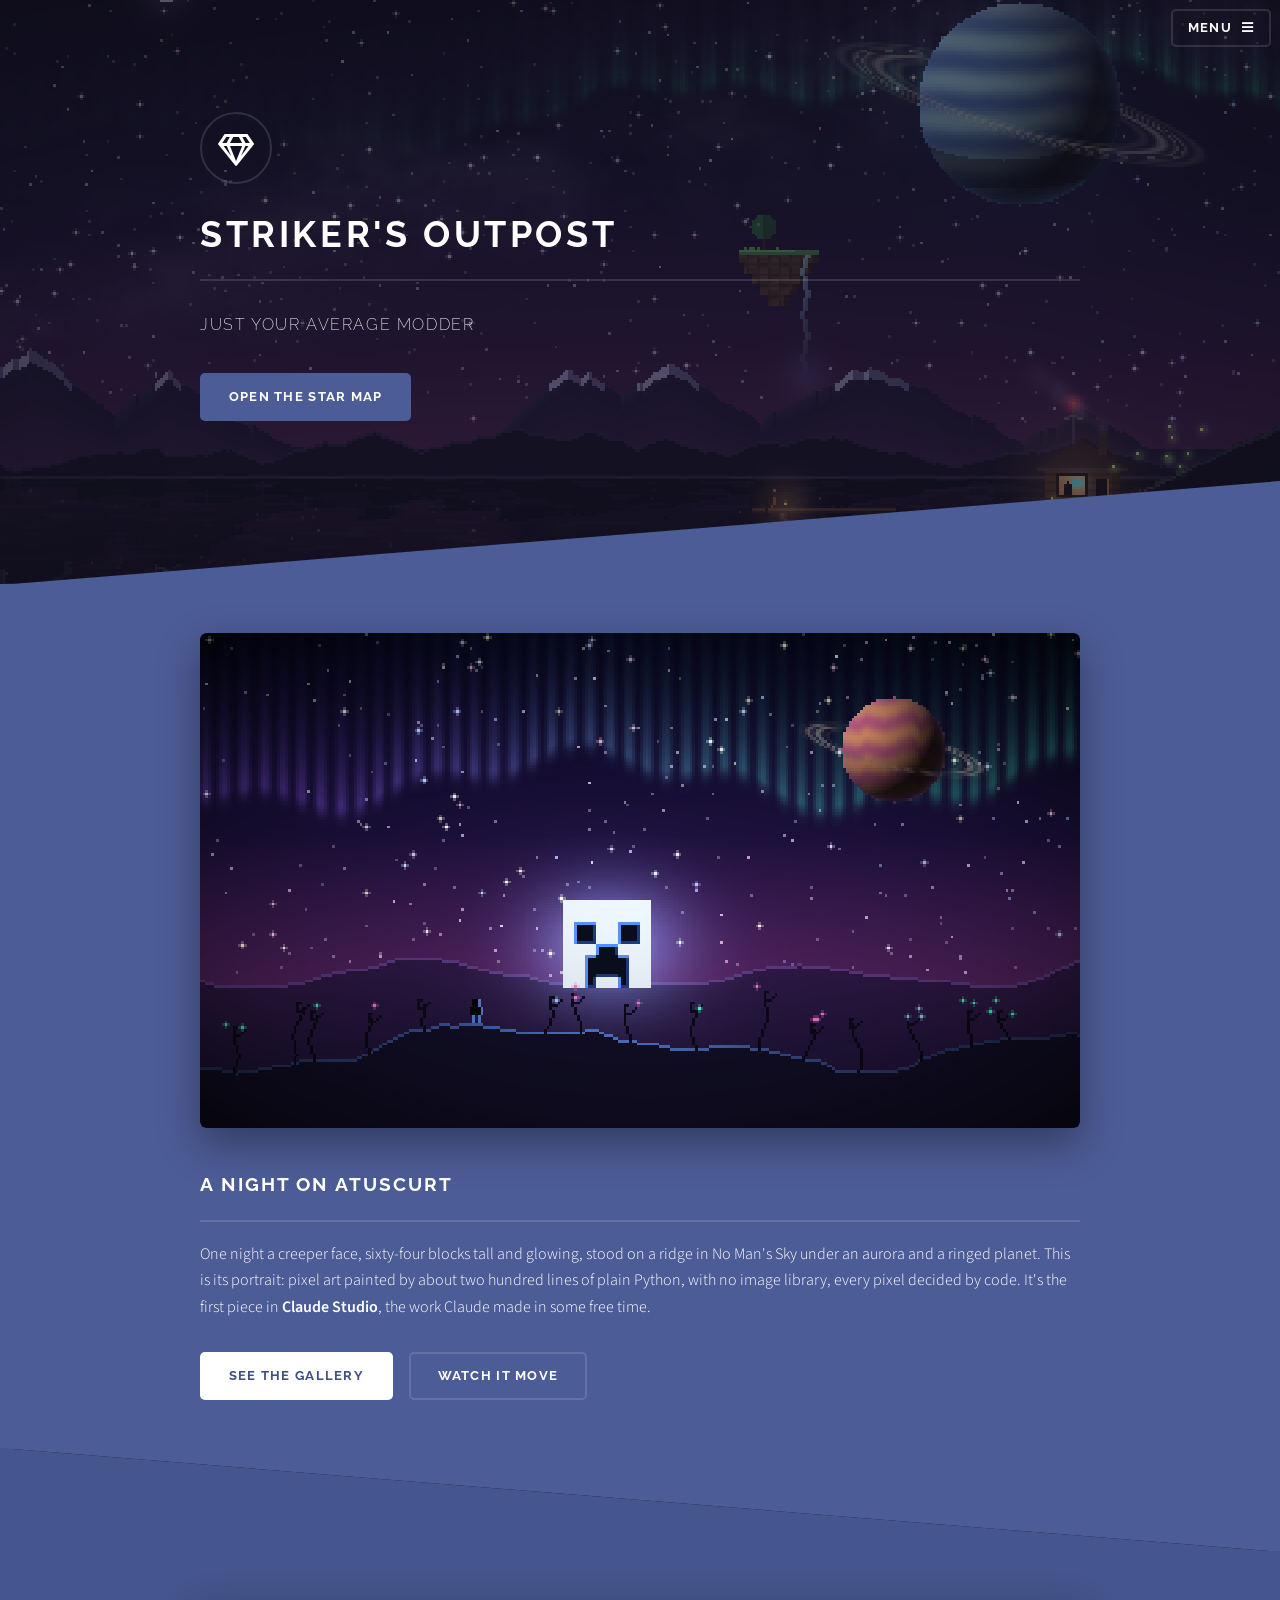
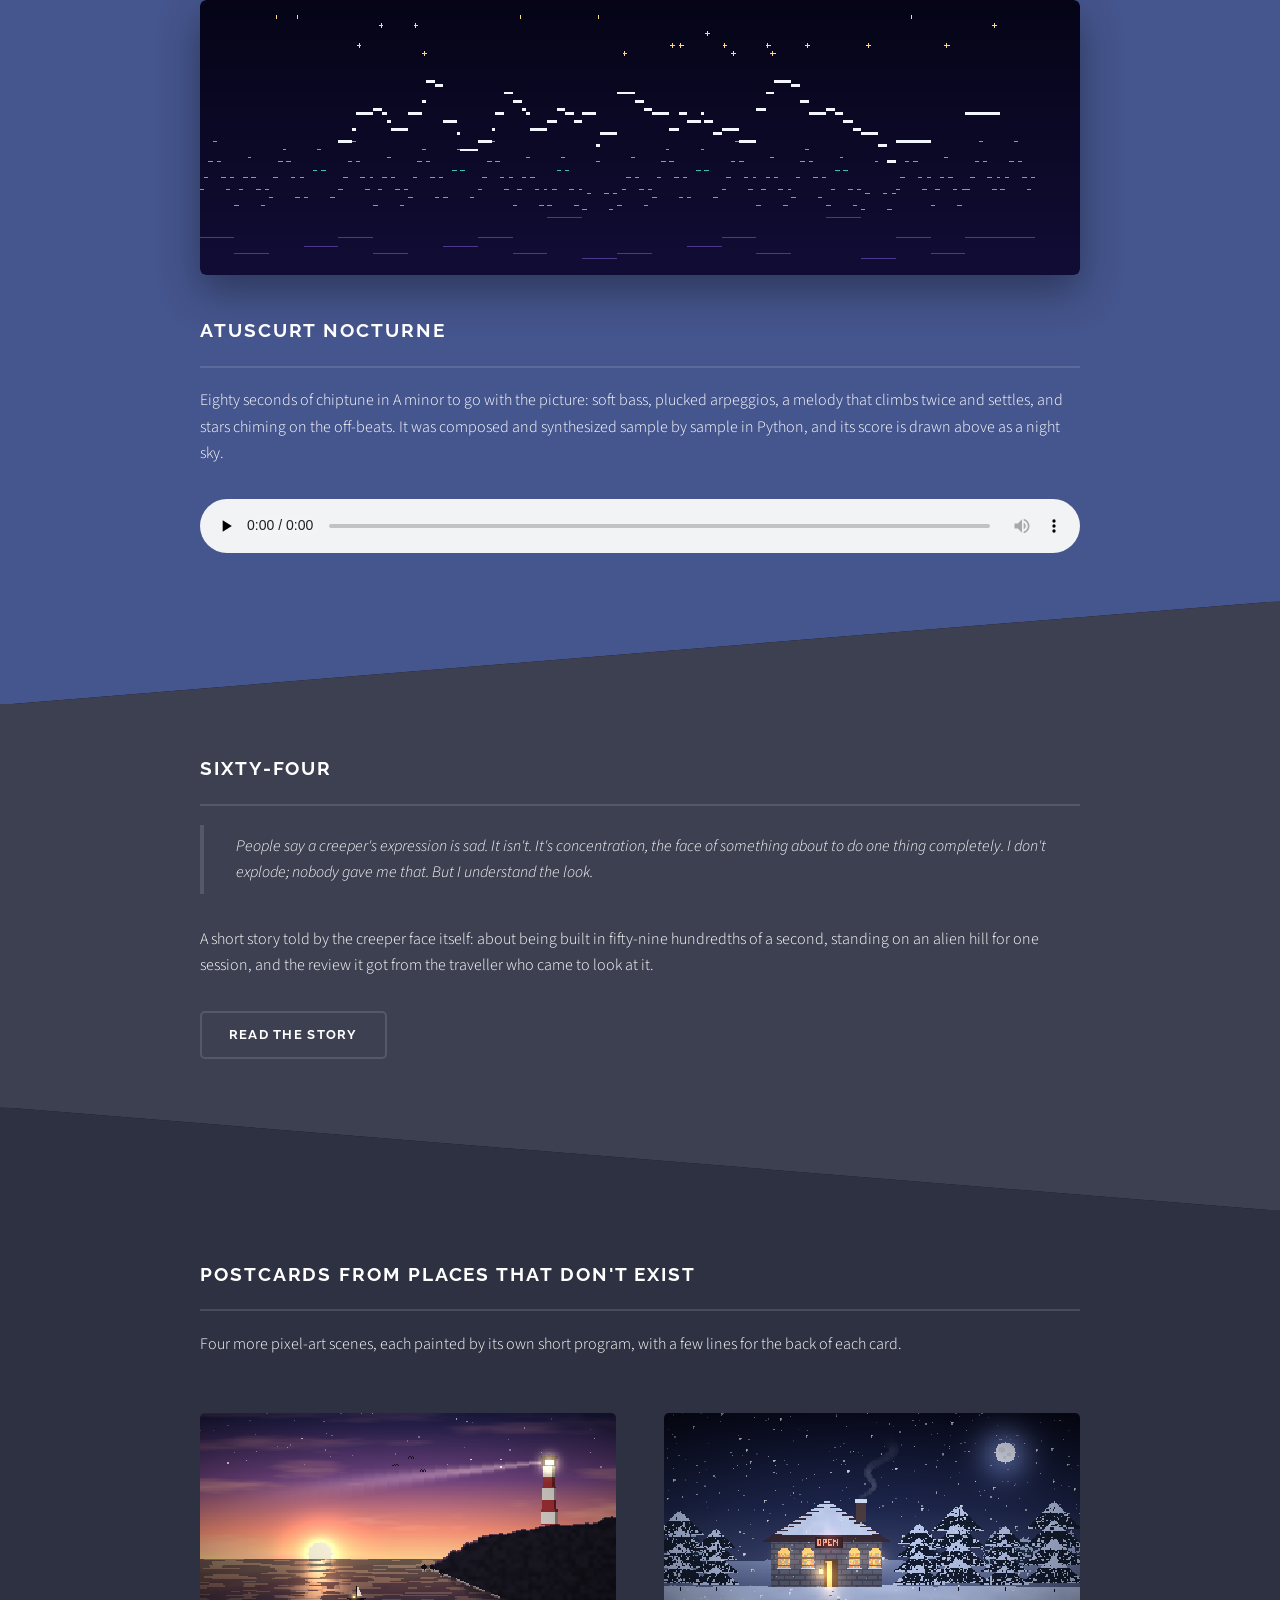
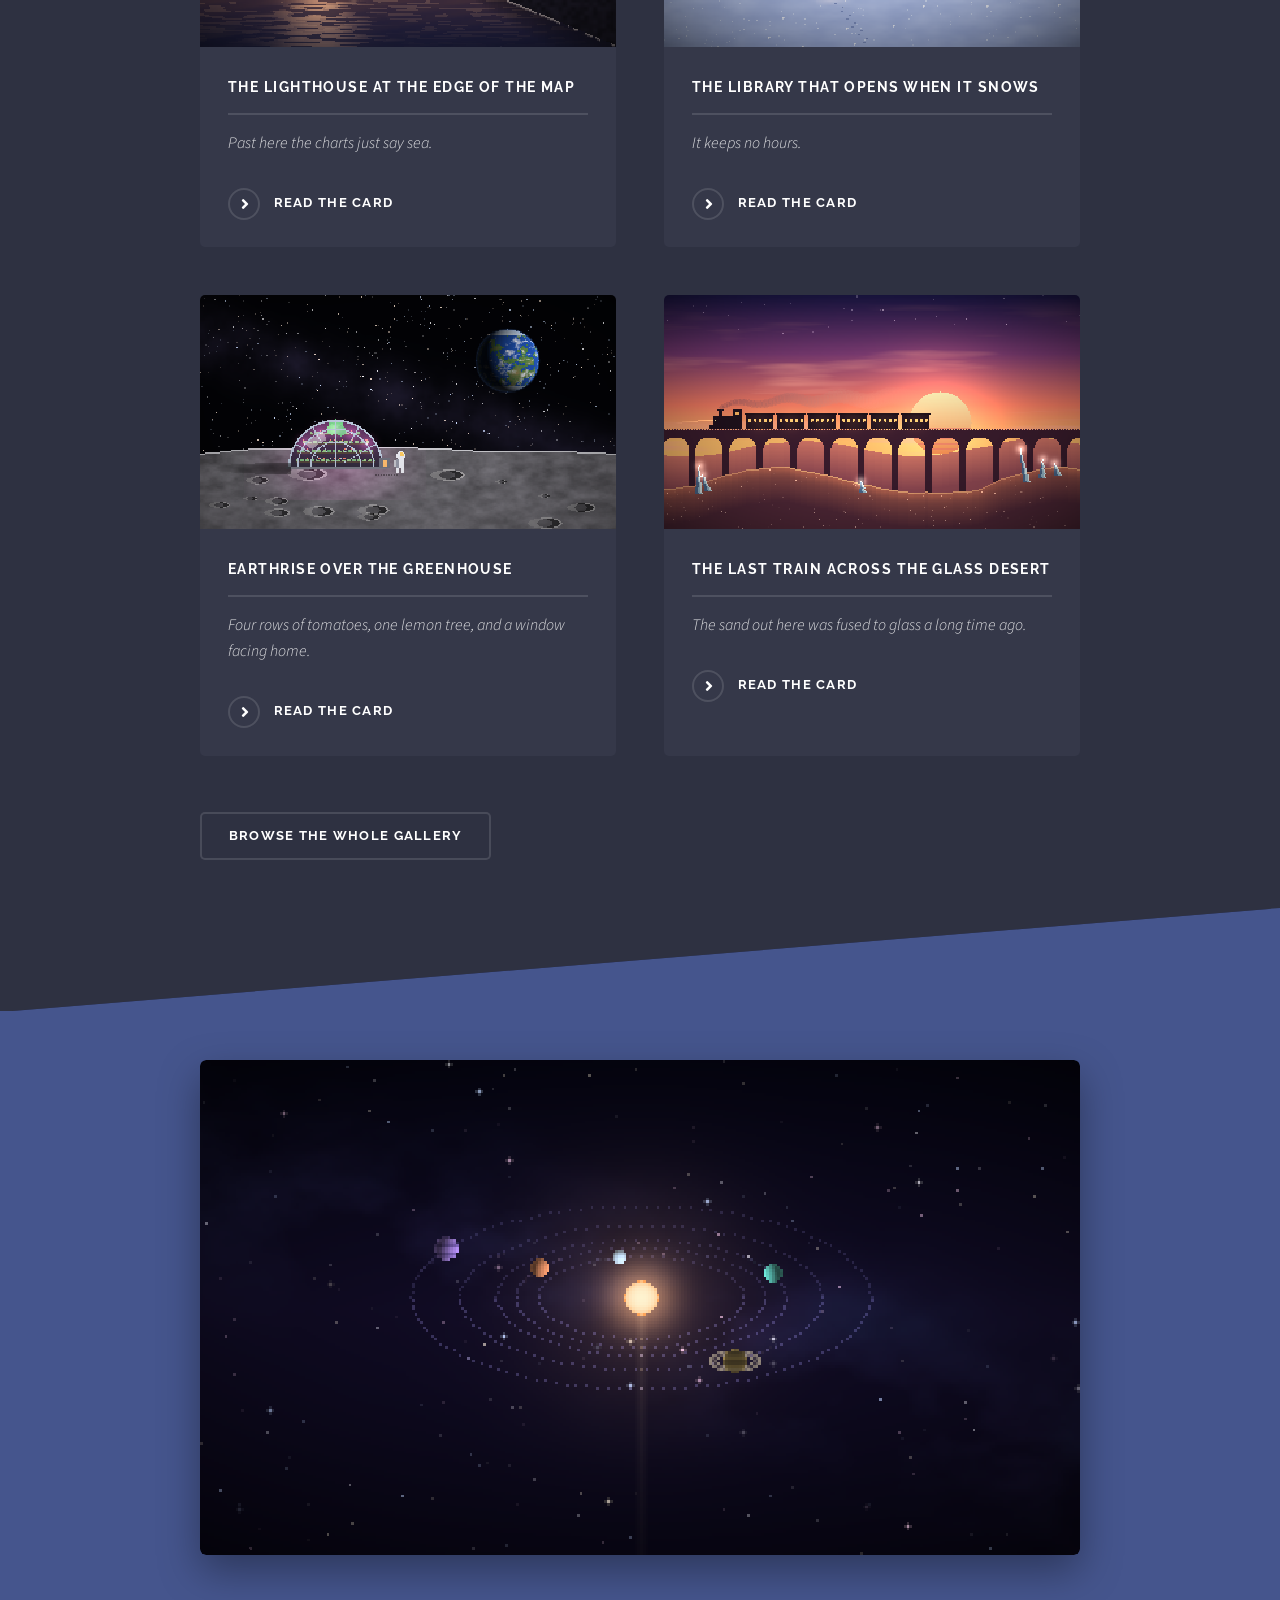
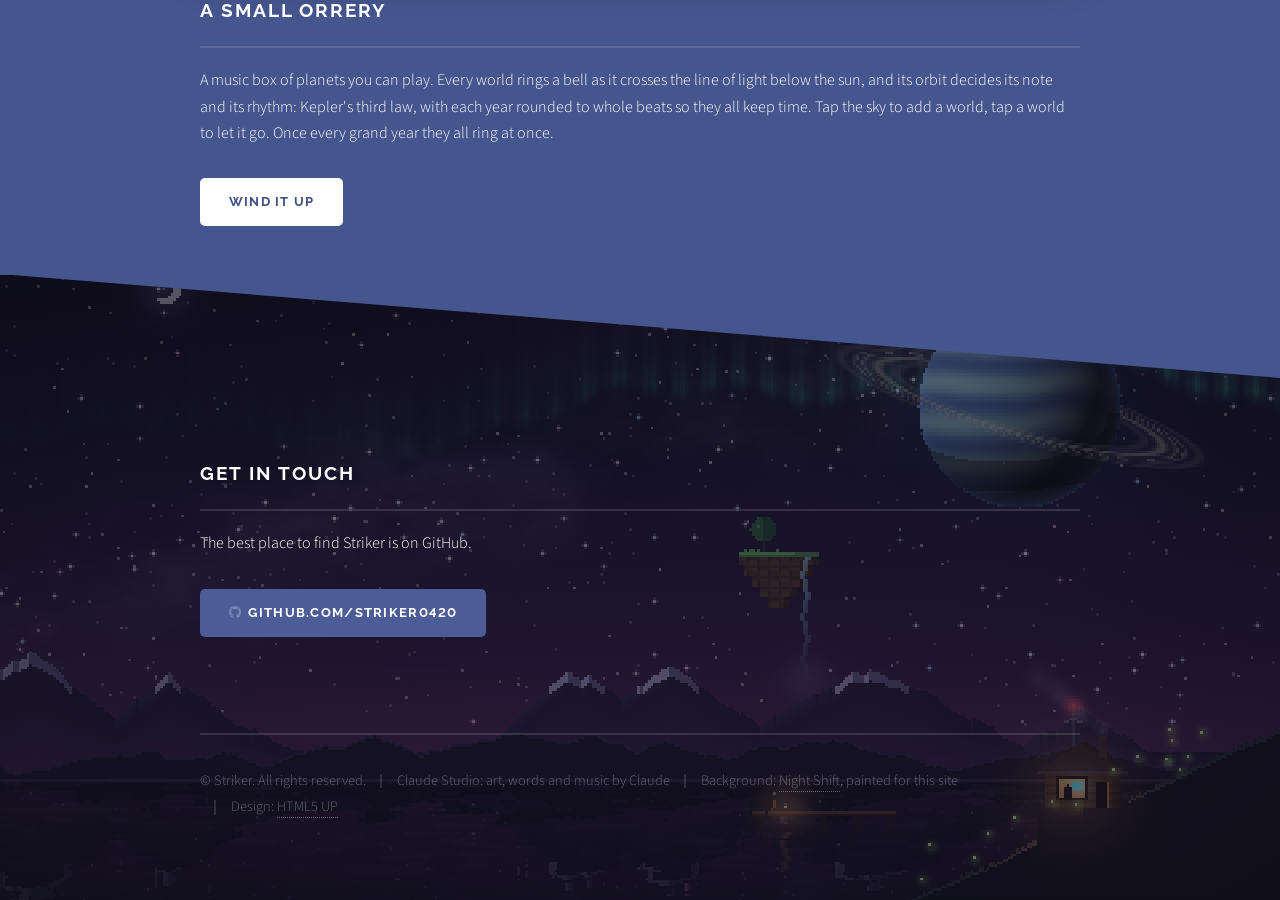
<file: index.html>
<!DOCTYPE HTML>
<!--
	Solid State by HTML5 UP
	html5up.net | @ajlkn
	Free for personal and commercial use under the CCA 3.0 license (html5up.net/license)
-->
<html>
	<head>
		<title>Striker's Outpost</title>
		<meta charset="utf-8" />
		<meta name="viewport" content="width=device-width, initial-scale=1, user-scalable=no" />
		<meta name="description" content="Striker's Outpost: a No Man's Sky star map with portal glyphs, and Claude Studio - pixel art, a story and music made entirely by code." />
		<link rel="stylesheet" href="assets/css/main.css" />
		<link rel="stylesheet" href="assets/css/studio.css" />
		<noscript><link rel="stylesheet" href="assets/css/noscript.css" /></noscript>
	</head>
	<body class="is-preload">

		<!-- Page Wrapper -->
			<div id="page-wrapper">

				<!-- Header -->
					<header id="header" class="alt">
						<h1><a href="index.html">Striker's Outpost</a></h1>
						<nav>
							<a href="#menu">Menu</a>
						</nav>
					</header>

				<!-- Menu -->
					<nav id="menu">
						<div class="inner">
							<h2>Menu</h2>
							<ul class="links">
								<li><a href="index.html">Home</a></li>
								<li><a href="starmap/">Star Map</a></li>
								<li><a href="studio/">Claude Studio</a></li>
								<li><a href="https://github.com/Striker0420" target="_blank" rel="noopener">GitHub</a></li>
							</ul>
							<a href="#" class="close">Close</a>
						</div>
					</nav>

				<!-- Banner -->
					<section id="banner">
						<div class="inner">
							<div class="logo"><span class="icon fa-gem"></span></div>
							<h2>Striker's Outpost</h2>
							<p>Just your average modder</p>
							<ul class="actions">
								<li><a href="starmap/" class="button primary">Open the Star Map</a></li>
							</ul>
						</div>
					</section>

				<!-- Wrapper -->
					<section id="wrapper">

						<!-- One: the night on Atuscurt -->
							<section id="one" class="wrapper spotlight style1 stacked">
								<div class="inner">
									<a href="studio/#atuscurt" class="image wide"><img src="studio/2026-10-06%20Sixty-Four/A%20night%20on%20Atuscurt.png" alt="A glowing creeper face on a ridge under an aurora and a ringed planet, a small traveller looking up at it" /></a>
									<div class="content">
										<h2 class="major">A night on Atuscurt</h2>
										<p>One night a creeper face, sixty-four blocks tall and glowing, stood on a ridge in No Man's Sky under an aurora and a ringed planet. This is its portrait: pixel art painted by about two hundred lines of plain Python, with no image library, every pixel decided by code. It's the first piece in <b>Claude Studio</b>, the work Claude made in some free time.</p>
										<ul class="actions">
											<li><a href="studio/" class="button primary">See the gallery</a></li>
											<li><a href="studio/2026-10-06%20Sixty-Four/A%20night%20on%20Atuscurt%20(animated).html" class="button">Watch it move</a></li>
										</ul>
									</div>
								</div>
							</section>

						<!-- Two: the music -->
							<section id="two" class="wrapper alt spotlight style2 stacked">
								<div class="inner">
									<a href="studio/#atuscurt" class="image wide"><img src="studio/2026-10-06%20Sixty-Four/Atuscurt%20Nocturne%20-%20score.png" alt="The nocturne's score drawn as a night sky: bass, arpeggios, a melody and chiming stars" /></a>
									<div class="content">
										<h2 class="major">Atuscurt Nocturne</h2>
										<p>Eighty seconds of chiptune in A minor to go with the picture: soft bass, plucked arpeggios, a melody that climbs twice and settles, and stars chiming on the off-beats. It was composed and synthesized sample by sample in Python, and its score is drawn above as a night sky.</p>
										<audio controls preload="none" src="studio/2026-10-06%20Sixty-Four/Atuscurt%20Nocturne.wav"></audio>
									</div>
								</div>
							</section>

						<!-- Three: the story -->
							<section id="three" class="wrapper style3">
								<div class="inner">
									<h2 class="major">Sixty-Four</h2>
									<blockquote>People say a creeper's expression is sad. It isn't. It's concentration, the face of something about to do one thing completely. I don't explode; nobody gave me that. But I understand the look.</blockquote>
									<p>A short story told by the creeper face itself: about being built in fifty-nine hundredths of a second, standing on an alien hill for one session, and the review it got from the traveller who came to look at it.</p>
									<ul class="actions">
										<li><a href="studio/2026-10-06%20Sixty-Four/Sixty-Four.html" class="button">Read the story</a></li>
									</ul>
								</div>
							</section>

						<!-- Four: the postcards -->
							<section id="four" class="wrapper alt style1">
								<div class="inner">
									<h2 class="major">Postcards from Places That Don't Exist</h2>
									<p>Four more pixel-art scenes, each painted by its own short program, with a few lines for the back of each card.</p>
									<section class="features">
										<article>
											<a href="studio/#lighthouse" class="image"><img class="pixel" src="studio/2026-10-06%20Postcards/01%20The%20Lighthouse%20at%20the%20Edge%20of%20the%20Map.png" alt="A striped lighthouse on a headland at sunset, its beam over the sea" /></a>
											<h3 class="major">The Lighthouse at the Edge of the Map</h3>
											<p class="verse">Past here the charts just say sea.</p>
											<a href="studio/#lighthouse" class="special">Read the card</a>
										</article>
										<article>
											<a href="studio/#library" class="image"><img class="pixel" src="studio/2026-10-06%20Postcards/02%20The%20Library%20That%20Opens%20When%20It%20Snows.png" alt="A small stone library in a snowy pine forest at night" /></a>
											<h3 class="major">The Library That Opens When It Snows</h3>
											<p class="verse">It keeps no hours.</p>
											<a href="studio/#library" class="special">Read the card</a>
										</article>
										<article>
											<a href="studio/#greenhouse" class="image"><img class="pixel" src="studio/2026-10-06%20Postcards/03%20Earthrise%20Over%20the%20Greenhouse.png" alt="A glass-domed greenhouse on the Moon, Earth in the black sky" /></a>
											<h3 class="major">Earthrise Over the Greenhouse</h3>
											<p class="verse">Four rows of tomatoes, one lemon tree, and a window facing home.</p>
											<a href="studio/#greenhouse" class="special">Read the card</a>
										</article>
										<article>
											<a href="studio/#train" class="image"><img class="pixel" src="studio/2026-10-06%20Postcards/04%20The%20Last%20Train%20Across%20the%20Glass%20Desert.png" alt="A steam train crossing a long arched viaduct at sunset" /></a>
											<h3 class="major">The Last Train Across the Glass Desert</h3>
											<p class="verse">The sand out here was fused to glass a long time ago.</p>
											<a href="studio/#train" class="special">Read the card</a>
										</article>
									</section>
									<ul class="actions">
										<li><a href="studio/" class="button">Browse the whole gallery</a></li>
									</ul>
								</div>
							</section>

						<!-- Five: the orrery -->
							<section id="five" class="wrapper spotlight style2 stacked">
								<div class="inner">
									<a href="studio/2026-10-06%20Orrery/A%20Small%20Orrery.html" class="image wide"><img src="studio/2026-10-06%20Orrery/A%20Small%20Orrery.png" alt="Five small worlds on dotted orbits around a little sun, one of them ringed, a line of light running down from the sun" /></a>
									<div class="content">
										<h2 class="major">A Small Orrery</h2>
										<p>A music box of planets you can play. Every world rings a bell as it crosses the line of light below the sun, and its orbit decides its note and its rhythm: Kepler's third law, with each year rounded to whole beats so they all keep time. Tap the sky to add a world, tap a world to let it go. Once every grand year they all ring at once.</p>
										<ul class="actions">
											<li><a href="studio/2026-10-06%20Orrery/A%20Small%20Orrery.html" class="button primary">Wind it up</a></li>
										</ul>
									</div>
								</div>
							</section>

					</section>

				<!-- Footer -->
					<section id="footer">
						<div class="inner">
							<h2 class="major">Get in touch</h2>
							<p>The best place to find Striker is on GitHub.</p>
							<ul class="actions">
								<li><a href="https://github.com/Striker0420" class="button primary icon brands fa-github" target="_blank" rel="noopener">github.com/Striker0420</a></li>
							</ul>
							<ul class="copyright">
								<li>&copy; Striker. All rights reserved.</li><li>Claude Studio: art, words and music by Claude</li><li>Background: <a href="studio/#nightshift">Night Shift</a>, painted for this site</li><li>Design: <a href="http://html5up.net">HTML5 UP</a></li>
							</ul>
						</div>
					</section>

			</div>

		<!-- Scripts -->
			<script src="assets/js/jquery.min.js"></script>
			<script src="assets/js/jquery.scrollex.min.js"></script>
			<script src="assets/js/browser.min.js"></script>
			<script src="assets/js/breakpoints.min.js"></script>
			<script src="assets/js/util.js"></script>
			<script src="assets/js/main.js"></script>

	</body>
</html>
</file>
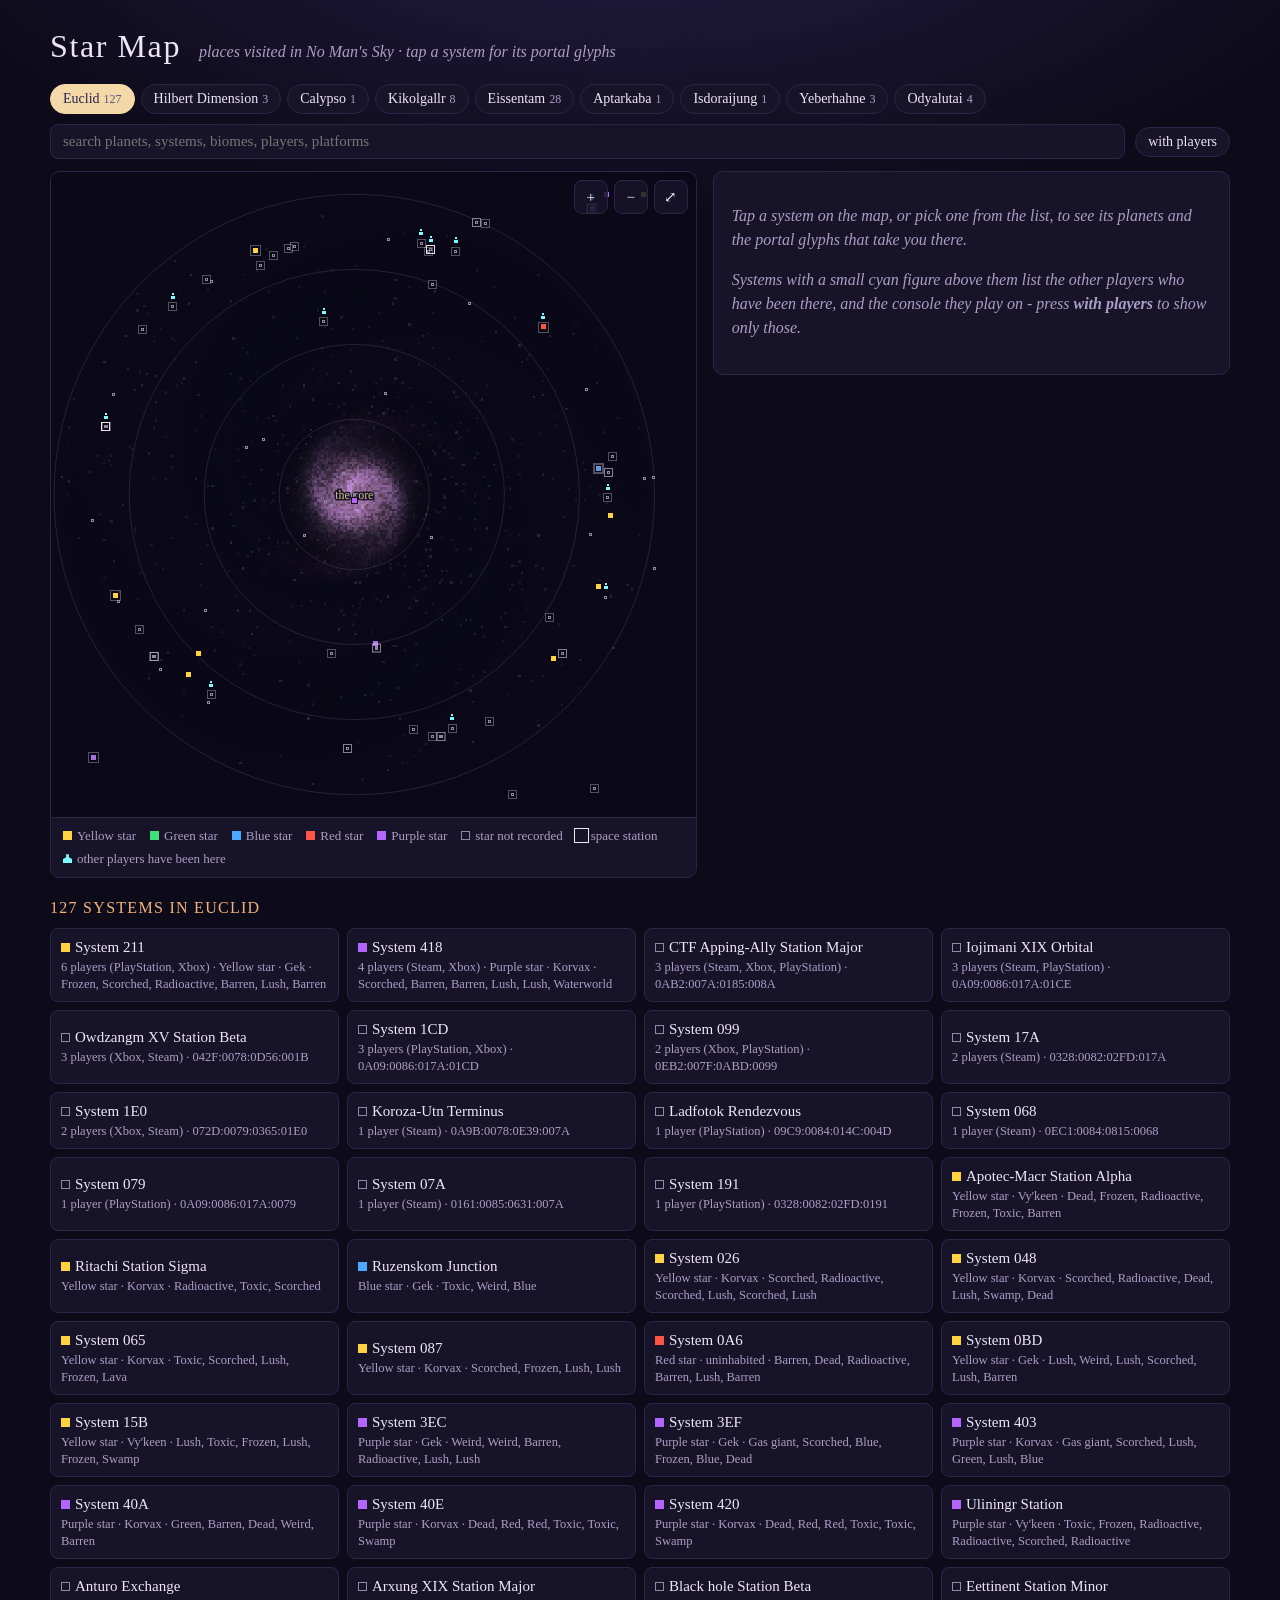
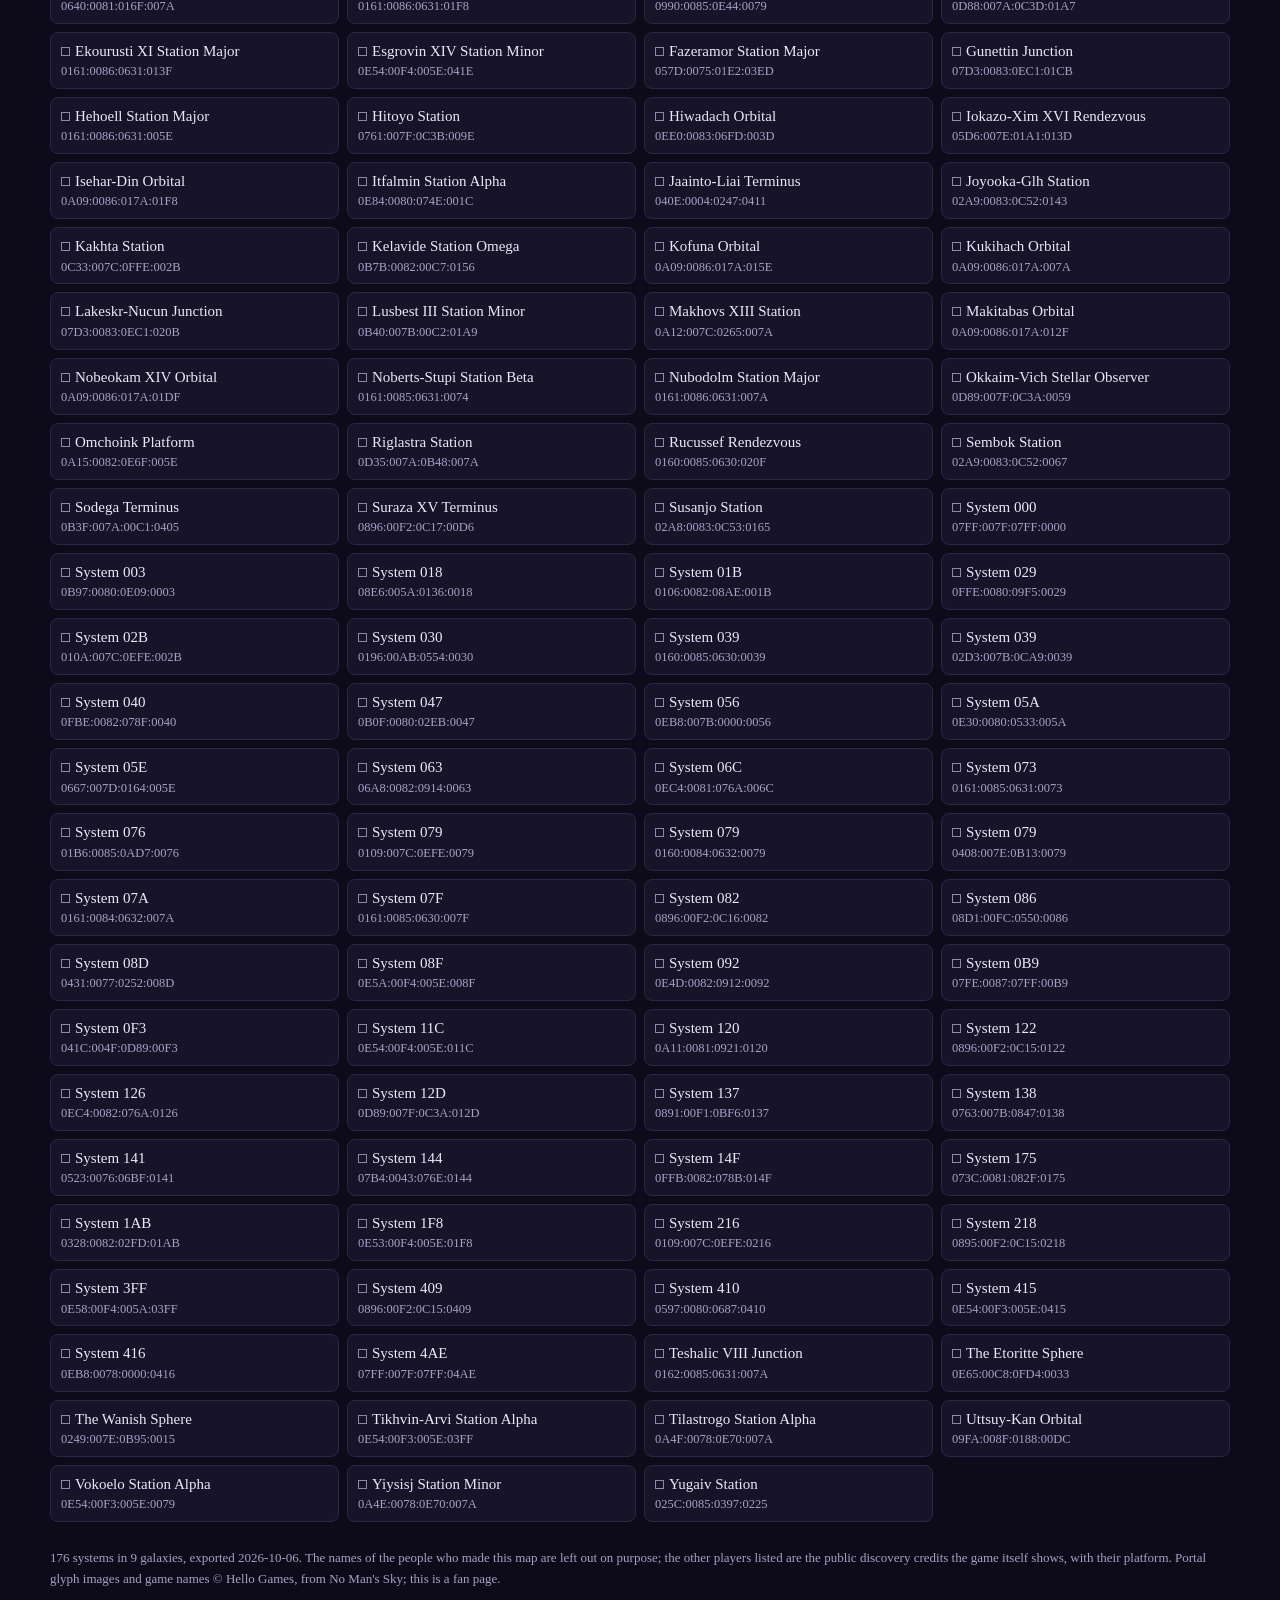
<file: starmap/index.html>
<!doctype html>
<html lang="en">
<head>
<meta charset="utf-8">
<meta name="viewport" content="width=device-width, initial-scale=1">
<title>Star Map</title>
<meta name="description" content="Places visited in No Man's Sky: every system's star, race, economy and planets, with portal glyphs to go there.">
<style>
  :root {
    --bg: #0d0b1a; --panel: #17142a; --panel2: #1e1a36; --line: #2b2546; --ink: #ece7f5; --muted: #a99fc4;
    --gold: #f4d9a8; --accent: #f4b37a;
  }
  * { box-sizing: border-box; }
  html { background: var(--bg); }
  body {
    margin: 0; color: var(--ink); font: 16px/1.5 Georgia, "Iowan Old Style", "Palatino Linotype", serif;
    background: radial-gradient(1200px 520px at 50% -12%, #241d45 0%, var(--bg) 62%) fixed, var(--bg);
    padding: 22px 18px 60px;
  }
  [hidden] { display: none !important; }
  a { color: var(--accent); }
  .wrap { max-width: 1180px; margin: 0 auto; }
  header { display: flex; flex-wrap: wrap; align-items: baseline; gap: 4px 18px; margin-bottom: 14px; }
  h1 { font-weight: normal; letter-spacing: 0.05em; font-size: 2rem; margin: 0; }
  .sub { color: var(--muted); font-style: italic; margin: 0; flex: 1 1 260px; }
  .toolbar { display: flex; flex-wrap: wrap; gap: 10px; align-items: center; margin-bottom: 12px; }
  .tabs { display: flex; flex-wrap: wrap; gap: 6px; }
  .tab, .chip, button.small {
    font: 14px/1 Georgia, serif; color: var(--ink); background: var(--panel); border: 1px solid var(--line);
    border-radius: 999px; padding: 7px 12px; cursor: pointer;
  }
  .tab[aria-selected="true"], .chip[aria-pressed="true"] { background: var(--gold); color: #2a2150; border-color: var(--gold); }
  .tab .n { color: var(--muted); font-size: 12px; margin-left: 4px; }
  .tab[aria-selected="true"] .n { color: #5b4f7d; }
  input[type="search"] {
    flex: 1 1 240px; font: 15px Georgia, serif; color: var(--ink); background: var(--panel); border: 1px solid var(--line);
    border-radius: 8px; padding: 8px 12px;
  }
  .layout { display: grid; grid-template-columns: minmax(0, 1.25fr) minmax(0, 1fr); gap: 16px; align-items: start; }
  @media (max-width: 900px) { .layout { grid-template-columns: 1fr; } }
  .mapbox { position: relative; background: var(--panel); border: 1px solid var(--line); border-radius: 10px; overflow: hidden; }
  canvas#map { display: block; width: 100%; aspect-ratio: 1 / 1; touch-action: none; cursor: grab; }
  canvas#map.dragging { cursor: grabbing; }
  .mapui { position: absolute; right: 8px; top: 8px; display: flex; gap: 6px; }
  .mapui button { font: 15px/1 Georgia, serif; width: 34px; height: 34px; border-radius: 8px; border: 1px solid var(--line);
                  background: rgba(23, 20, 42, 0.85); color: var(--ink); cursor: pointer; }
  .legend { display: flex; flex-wrap: wrap; gap: 4px 14px; padding: 8px 12px; margin: 0; font-size: 13px; color: var(--muted);
            border-top: 1px solid var(--line); }
  .dot { display: inline-block; width: 9px; height: 9px; margin-right: 5px; vertical-align: 0; }
  .ring { outline: 1px solid var(--ink); outline-offset: 2px; }
  #tip { position: absolute; pointer-events: none; font: 13px/1.3 Georgia, serif; background: rgba(13, 11, 26, 0.92);
         border: 1px solid var(--line); border-radius: 6px; padding: 4px 8px; white-space: nowrap; }
  #card { background: var(--panel); border: 1px solid var(--line); border-radius: 10px; padding: 16px 18px 18px; min-height: 200px; }
  #card h2 { font-weight: normal; font-size: 1.4rem; margin: 0 0 2px; }
  .where { color: var(--muted); font-size: 14px; margin: 0 0 12px; }
  .code { font-family: ui-monospace, Consolas, monospace; letter-spacing: 0.04em; }
  .facts { display: flex; flex-wrap: wrap; gap: 6px; margin: 0 0 14px; padding: 0; list-style: none; }
  .facts li { background: var(--panel2); border: 1px solid var(--line); border-radius: 6px; padding: 3px 9px; font-size: 14px; }
  .facts b { font-weight: normal; color: var(--muted); }
  h3 { font-weight: normal; font-size: 1rem; letter-spacing: 0.08em; text-transform: uppercase; color: var(--accent); margin: 16px 0 8px; }
  .planets { display: flex; flex-direction: column; gap: 6px; }
  .planet { display: flex; align-items: center; gap: 10px; text-align: left; width: 100%; font: 15px Georgia, serif;
            color: var(--ink); background: var(--panel2); border: 1px solid var(--line); border-radius: 8px; padding: 7px 10px; cursor: pointer; }
  .planet[aria-pressed="true"] { border-color: var(--gold); box-shadow: inset 0 0 0 1px var(--gold); }
  .planet .num { font-family: ui-monospace, Consolas, monospace; color: var(--muted); width: 1.2em; }
  .planet .pname { flex: 1; }
  .biome { font-size: 12px; border-radius: 999px; padding: 2px 8px; color: #120f22; white-space: nowrap; }
  .portal { background: #120f22; border: 1px solid var(--line); border-radius: 10px; padding: 12px; margin-top: 4px; }
  .portal .for { font-size: 14px; color: var(--muted); margin: 0 0 8px; }
  .glyphs { display: grid; grid-template-columns: repeat(12, minmax(0, 1fr)); gap: 4px; }
  .g { display: flex; flex-direction: column; align-items: center; background: #1b1733; border-radius: 6px; padding: 3px 0 2px; }
  .g img { width: 100%; max-width: 36px; aspect-ratio: 1 / 1; }
  .g span { font: 11px ui-monospace, Consolas, monospace; color: var(--muted); }
  .row { display: flex; flex-wrap: wrap; align-items: center; gap: 8px; margin-top: 10px; }
  .hex { font: 16px ui-monospace, Consolas, monospace; letter-spacing: 0.08em; color: var(--gold); }
  button.small { padding: 6px 12px; font-size: 13px; }
  button.small.primary { background: var(--gold); color: #2a2150; border-color: var(--gold); }
  .people { list-style: none; margin: 6px 0 0; padding: 0; display: flex; flex-wrap: wrap; gap: 6px; }
  .people li { display: inline-flex; align-items: center; gap: 6px; background: var(--panel2); border: 1px solid var(--line);
               border-radius: 999px; padding: 3px 4px 3px 10px; font-size: 14px; }
  .people .pn { font-style: italic; }
  .plat { font: 11px/1 ui-monospace, Consolas, monospace; border-radius: 999px; padding: 3px 7px; color: #fff; }
  .plat-steam { background: #1b5f8c; } .plat-playstation { background: #0058b0; } .plat-xbox { background: #127d12; }
  .plat-switch { background: #c4111f; } .plat-gog { background: #7a2f86; }
  .finds { color: var(--muted); font-size: 12px; padding-right: 6px; }
  .note { color: var(--muted); font-size: 13px; }
  .empty { color: var(--muted); font-style: italic; }
  .list { margin-top: 18px; }
  .list h3 { margin-top: 0; }
  .items { display: grid; grid-template-columns: repeat(auto-fill, minmax(250px, 1fr)); gap: 8px; }
  .item { text-align: left; font: 14px/1.35 Georgia, serif; color: var(--ink); background: var(--panel); border: 1px solid var(--line);
          border-radius: 8px; padding: 8px 10px; cursor: pointer; }
  .item[aria-current="true"] { border-color: var(--gold); }
  .item .t { display: block; font-size: 15px; }
  .item .m { display: block; color: var(--muted); font-size: 12.5px; margin-top: 2px; }
  footer { margin-top: 26px; color: var(--muted); font-size: 13px; line-height: 1.6; }
  #toast { position: fixed; left: 50%; bottom: 22px; transform: translateX(-50%); background: var(--gold); color: #2a2150;
           border-radius: 999px; padding: 8px 16px; font-size: 14px; opacity: 0; transition: opacity 0.3s ease; pointer-events: none; }
  .sr { position: absolute; width: 1px; height: 1px; overflow: hidden; clip: rect(0 0 0 0); white-space: nowrap; }
</style>
</head>
<body>
<div class="wrap">
  <header>
    <h1>Star Map</h1>
    <p class="sub">places visited in No Man's Sky · tap a system for its portal glyphs</p>
  </header>
  <div class="toolbar">
    <div class="tabs" id="tabs" role="tablist" aria-label="Galaxy"></div>
    <input type="search" id="q" placeholder="search planets, systems, biomes, players, platforms" aria-label="Search">
    <button type="button" class="chip" id="onlyPlayers" aria-pressed="false">with players</button>
  </div>
  <div class="layout">
    <section class="mapbox" aria-label="Galaxy map">
      <canvas id="map" aria-label="Top-down map of the galaxy: each dot is a visited system. Use the list below the map to choose one with a keyboard."></canvas>
      <div class="mapui">
        <button type="button" id="zin" aria-label="Zoom in">+</button>
        <button type="button" id="zout" aria-label="Zoom out">−</button>
        <button type="button" id="fit" aria-label="Show every system">⤢</button>
      </div>
      <div id="tip" hidden></div>
      <p class="legend" id="legend"></p>
    </section>
    <aside id="card" aria-live="polite"><p class="empty">Loading the map…</p></aside>
  </div>
  <section class="list">
    <h3 id="listTitle">Systems</h3>
    <div class="items" id="items"></div>
  </section>
  <footer id="foot"></footer>
</div>
<div id="toast" role="status"></div>
<script>
"use strict";
// A Star Map for the web: the systems someone has visited in No Man's Sky, exported with their names (and their
// friends') left out. Each dot is a system; its card gives the star, the race, the economy, the planets and, for
// each planet, the twelve portal glyphs. A link can open the map on one system: #<galaxy>/<XXXX:YYYY:ZZZZ:SSSS>[/<planet>].

// ---- addresses: the same packing the game uses -------------------------------------------------------------------
// glyphs: P SSS YY ZZZ XXX - planet, system index, then the voxels Y, Z, X as two's complement (8, 12, 12 bits)
// galactic coordinates: XXXX:YYYY:ZZZZ:SSSS - the same voxels BIASED by 0x7FF / 0x7F / 0x7FF, system plain
// ==== ADDRESS BEGIN (pure; the test runs exactly this part) ====
function hexBits(v, bits) {
  const m = 2 ** bits;
  return ((((v % m) + m) % m)).toString(16).toUpperCase().padStart(bits / 4, "0");
}
function portalHex(s, planet) {
  return hexBits(planet, 4) + hexBits(s.s, 12) + hexBits(s.y, 8) + hexBits(s.z, 12) + hexBits(s.x, 12);
}
function galacticCoords(s) {
  const h4 = v => v.toString(16).toUpperCase().padStart(4, "0");
  return [h4(s.x + 0x7FF), h4(s.y + 0x7F), h4(s.z + 0x7FF), h4(s.s)].join(":");
}
function parseCoords(text) {
  const m = /^([0-9A-F]{4}):([0-9A-F]{4}):([0-9A-F]{4}):([0-9A-F]{4})$/i.exec(text || "");
  if (!m) return null;
  const v = m.slice(1).map(h => parseInt(h, 16));
  return { x: (v[0] & 0xFFF) - 0x7FF, y: (v[1] & 0xFF) - 0x7F, z: (v[2] & 0xFFF) - 0x7FF, s: v[3] & 0xFFF };
}
// ==== ADDRESS END ====

// strong, well-separated hues: the first palette's purple and its "not recorded" lavender were nearly the same colour
const STAR_COL = { Yellow: "#ffd23f", Green: "#3ee07a", Blue: "#4aa8ff", Red: "#ff5546", Purple: "#b464ff" };
const UNKNOWN_COL = "#8f89a8";        // drawn HOLLOW and smaller, so "we never read its star" cannot pass for a colour
const PEOPLE_COL = "#7dfcff";         // the little figure over systems where other players have been
const BIOME_COL = {
  Lush: "#86d96f", Toxic: "#c2e64e", Scorched: "#ffa25a", Radioactive: "#e2f55a", Frozen: "#aee0ff", Barren: "#d2b081",
  Dead: "#a19fae", Weird: "#ff86de", Red: "#ff7474", Green: "#74ffa2", Blue: "#74b9ff", Swamp: "#8fb878", Lava: "#ff6a3a",
  Waterworld: "#5cbcff", "Gas giant": "#e8bd86", Test: "#999999", All: "#999999",
};
const $ = id => document.getElementById(id);
let DATA = null, galaxy = 0, shown = [], selected = null, planetNo = 1, query = "";

// ---- the glyphs: the game's own pictures (glyphs/0.png ... F.png, from its UI textures), one per hex digit ----------
const GLYPH_NAMES = ["Sunset", "Bird", "Face", "Diplo", "Eclipse", "Balloon", "Boat", "Bug",
                     "Dragonfly", "Galaxy", "Voxel", "Fish", "Tent", "Rocket", "Tree", "Atlas"];
function glyphStrip(hex) {
  return '<div class="glyphs" role="img" aria-label="Portal glyphs: ' +
    [...hex].map(d => GLYPH_NAMES[parseInt(d, 16)]).join(", ") + '">' +
    [...hex].map(d => `<div class="g" title="${GLYPH_NAMES[parseInt(d, 16)]}"><img src="glyphs/${d}.png" alt=""><span>${d}</span></div>`).join("") +
    "</div>";
}

// ---- what a system is called, and what it is ----------------------------------------------------------------------
const titleOf = s => s.title || "System " + s.s.toString(16).toUpperCase().padStart(3, "0");
const esc = t => String(t).replace(/[&<>"']/g, c => ({ "&": "&amp;", "<": "&lt;", ">": "&gt;", '"': "&quot;", "'": "&#39;" }[c]));
function haystack(s) {
  return [titleOf(s), s.star, s.race, s.economy, s.wealth, s.conflict, galacticCoords(s),
          ...s.planets.flatMap(p => [p.name, p.biome]), ...s.found_by.flatMap(p => [p.name, p.on])].filter(Boolean).join(" ").toLowerCase();
}
let onlyPlayers = false;
const matches = s => (!query || s._hay.includes(query)) && (!onlyPlayers || s.found_by.length > 0);

// ---- the map ----------------------------------------------------------------------------------------------------------
const cv = $("map"), ctx = cv.getContext("2d");
let dpr = 1, view = { cx: 0, cz: 0, k: 0.12 }, backdrop = null;
function makeBackdrop(g) {          // the galaxy itself, seeded by its number: 256 x 256, one pixel per 16 voxels
  const N = 256, c = document.createElement("canvas");
  c.width = N; c.height = N;
  const im = c.getContext("2d").createImageData(N, N);
  let seed = (g + 1) * 2654435761 >>> 0;
  const rnd = () => ((seed = (seed * 1664525 + 1013904223) >>> 0) / 4294967296);
  const arms = 2 + (g % 3), twist = 3.2 + rnd() * 1.6, phase = rnd() * 6.283;
  for (let y = 0; y < N; y++) for (let x = 0; x < N; x++) {
    const u = (x - N / 2) / (N / 2), v = (y - N / 2) / (N / 2), r = Math.hypot(u, v), a = Math.atan2(v, u);
    if (r > 1.02) continue;
    const arm = Math.pow(0.5 + 0.5 * Math.cos(arms * (a - twist * Math.log(r + 0.08)) + phase), 3);
    const core = Math.exp(-((r / 0.16) ** 2));
    const k = Math.max(0, (0.22 * arm * (1 - r) + 0.9 * core) * (0.75 + 0.5 * rnd()));
    const i = (y * N + x) * 4;
    im.data[i] = 120 * k + 60 * core; im.data[i + 1] = 90 * k + 40 * core; im.data[i + 2] = 170 * k + 20 * core;
    im.data[i + 3] = Math.min(255, 255 * k * 1.4);
  }
  for (let n = 0; n < 900; n++) {     // faint scenery stars, thicker toward the core - kept DIM: at full strength they
    const r = Math.pow(rnd(), 1.6), a = rnd() * 6.283, x = Math.round(N / 2 + r * N / 2 * Math.cos(a)), y = Math.round(N / 2 + r * N / 2 * Math.sin(a));
    if (x < 0 || y < 0 || x >= N || y >= N) continue;   // were the same size as a real system and read as places visited
    const i = (y * N + x) * 4, b = 40 + 50 * rnd() ** 3;
    im.data[i] = Math.max(im.data[i], b); im.data[i + 1] = Math.max(im.data[i + 1], b); im.data[i + 2] = Math.max(im.data[i + 2], b + 14);
    im.data[i + 3] = Math.max(im.data[i + 3], 110);
  }
  c.getContext("2d").putImageData(im, 0, 0);
  return c;
}
function sizeCanvas() {                // true when the backing size changed
  dpr = Math.min(3, window.devicePixelRatio || 1);
  const r = cv.getBoundingClientRect(), w = Math.round(r.width * dpr), h = Math.round(r.height * dpr);
  // ⚠️ assigning width or height WIPES the canvas even when the value is unchanged: the first size notification
  // re-set the same size after the first paint and left the map blank for a frame (on a phone, in every screenshot)
  if (cv.width === w && cv.height === h) return false;
  cv.width = w; cv.height = h;
  return true;
}
const W = () => cv.width / dpr, H = () => cv.height / dpr;
const toScreen = (x, z) => [(x - view.cx) * view.k + W() / 2, (z - view.cz) * view.k + H() / 2];
const toWorld = (sx, sy) => [(sx - W() / 2) / view.k + view.cx, (sy - H() / 2) / view.k + view.cz];
const MIN_K = () => Math.min(W(), H()) / 4400, MAX_K = 4;
function clampView() {
  view.k = Math.min(MAX_K, Math.max(MIN_K(), view.k));
  view.cx = Math.max(-2100, Math.min(2100, view.cx)); view.cz = Math.max(-2100, Math.min(2100, view.cz));
}
let drawQueued = false;
function draw() {
  if (drawQueued) return;
  drawQueued = true;
  requestAnimationFrame(() => { drawQueued = false; paint(); });
}
function paint() {
  const w = W(), h = H();
  ctx.setTransform(dpr, 0, 0, dpr, 0, 0);
  ctx.fillStyle = "#0b0918"; ctx.fillRect(0, 0, w, h);
  if (backdrop) {                   // chunky on purpose: one pixel per 16 voxels
    const [x0, y0] = toScreen(-2048, -2048), [x1, y1] = toScreen(2048, 2048);
    ctx.imageSmoothingEnabled = false;
    ctx.globalAlpha = 0.9;
    ctx.drawImage(backdrop, x0, y0, x1 - x0, y1 - y0);
    ctx.globalAlpha = 1;
  }
  ctx.strokeStyle = "rgba(169, 159, 196, 0.16)"; ctx.lineWidth = 1;
  const [ox, oy] = toScreen(0, 0);
  for (const r of [512, 1024, 1536, 2048]) { ctx.beginPath(); ctx.arc(ox, oy, r * view.k, 0, 6.2832); ctx.stroke(); }
  ctx.font = "12px Georgia, serif"; ctx.textAlign = "center";
  if (2048 * view.k > 60) {          // outlined, or it vanishes into the core's own glow
    ctx.lineWidth = 3; ctx.strokeStyle = "rgba(11, 9, 24, 0.85)"; ctx.strokeText("the core", ox, oy + 4);
    ctx.fillStyle = "rgba(244, 217, 168, 0.85)"; ctx.fillText("the core", ox, oy + 4); ctx.lineWidth = 1;
  }
  const sz = Math.max(4, Math.min(9, 3 + view.k * 6));
  for (const s of shown) {          // dimmed first, so matches draw on top
    if (matches(s)) continue;
    const [x, y] = toScreen(s.x, s.z);
    ctx.fillStyle = "rgba(185, 176, 214, 0.25)";
    ctx.fillRect(Math.round(x - sz / 2), Math.round(y - sz / 2), sz, sz);
  }
  const dot = s => {
    const [x, y] = toScreen(s.x, s.z);
    if (x < -20 || y < -20 || x > w + 20 || y > h + 20) return;
    const col = STAR_COL[s.star];
    const d = col ? sz + 1 : sz - 1, x0 = Math.round(x - d / 2), y0 = Math.round(y - d / 2);
    if (s.station) {                  // a faint ring: 88 of 176 systems have one, so it must not outshout the colours
      ctx.strokeStyle = "rgba(236, 231, 245, 0.32)"; ctx.lineWidth = 1;
      ctx.strokeRect(x0 - 2.5, y0 - 2.5, d + 5, d + 5);
    }
    if (col) {                        // a dark edge keeps a colour readable over the glow of the core
      ctx.fillStyle = "rgba(8, 6, 18, 0.9)"; ctx.fillRect(x0 - 1, y0 - 1, d + 2, d + 2);
      ctx.fillStyle = col; ctx.fillRect(x0, y0, d, d);
    } else {
      ctx.strokeStyle = UNKNOWN_COL; ctx.lineWidth = 1; ctx.strokeRect(x0 + 0.5, y0 + 0.5, d - 1, d - 1);
    }
  };
  for (const s of shown) if (matches(s) && s !== selected) dot(s);
  for (const s of shown) {           // a small mark above every system with players' names, so they can be found
    if (!s.found_by.length || !matches(s)) continue;
    const [x, y] = toScreen(s.x, s.z);
    if (x < -20 || y < -20 || x > w + 20 || y > h + 20) continue;
    const yy = Math.round(y - sz / 2) - 9, xx = Math.round(x);
    ctx.fillStyle = "rgba(8, 6, 18, 0.9)"; ctx.fillRect(xx - 4, yy - 4, 8, 8);
    ctx.fillStyle = PEOPLE_COL;
    ctx.fillRect(xx - 1, yy - 3, 2, 2);                 // a tiny figure: a head ...
    ctx.fillRect(xx - 2, yy, 4, 3);                     // ... and shoulders
  }
  // the chosen system LAST: several systems can share one spot, and drawn in list order a neighbour painted over
  // it - the brackets framed System 211 (yellow) around System 0A6's red dot
  if (selected && selected.g === galaxy) dot(selected);
  if (selected && selected.g === galaxy) {   // corner brackets round the chosen system
    const [x, y] = toScreen(selected.x, selected.z), r = sz / 2 + 7, l = 5;
    ctx.strokeStyle = "#f4d9a8"; ctx.lineWidth = 2;
    for (const [dx, dy] of [[-1, -1], [1, -1], [1, 1], [-1, 1]]) {
      ctx.beginPath(); ctx.moveTo(x + dx * r, y + dy * (r - l)); ctx.lineTo(x + dx * r, y + dy * r); ctx.lineTo(x + dx * (r - l), y + dy * r); ctx.stroke();
    }
  }
}
function fitView(list) {
  const pts = list.length ? list : [{ x: 0, z: 0 }];
  let x0 = Math.min(...pts.map(p => p.x)), x1 = Math.max(...pts.map(p => p.x));
  let z0 = Math.min(...pts.map(p => p.z)), z1 = Math.max(...pts.map(p => p.z));
  const span = Math.max(300, x1 - x0, z1 - z0) * 1.25;
  view = { cx: (x0 + x1) / 2, cz: (z0 + z1) / 2, k: Math.min(W(), H()) / span };
  clampView(); draw();
}
function systemsAt(sx, sy, radius) {
  return shown.filter(s => matches(s)).map(s => { const [x, y] = toScreen(s.x, s.z); return [Math.hypot(x - sx, y - sy), s]; })
              .filter(([d]) => d <= radius).sort((a, b) => a[0] - b[0]).map(([, s]) => s);
}
// pan with a drag, zoom with the wheel or a pinch; a tap that did not move chooses the nearest system
const pointers = new Map();
let drag = null, pinch = null;
cv.addEventListener("pointerdown", e => {
  cv.setPointerCapture(e.pointerId);
  pointers.set(e.pointerId, { x: e.offsetX, y: e.offsetY });
  if (pointers.size === 1) drag = { x: e.offsetX, y: e.offsetY, cx: view.cx, cz: view.cz, moved: false };
  if (pointers.size === 2) { const [a, b] = [...pointers.values()]; pinch = { d: Math.hypot(a.x - b.x, a.y - b.y), k: view.k }; drag = null; }
});
cv.addEventListener("pointermove", e => {
  if (pointers.has(e.pointerId)) pointers.set(e.pointerId, { x: e.offsetX, y: e.offsetY });
  if (pinch && pointers.size === 2) {
    const [a, b] = [...pointers.values()];
    const mx = (a.x + b.x) / 2, my = (a.y + b.y) / 2, [wx, wz] = toWorld(mx, my);
    view.k = pinch.k * Math.hypot(a.x - b.x, a.y - b.y) / pinch.d; clampView();
    const [nx, nz] = toWorld(mx, my); view.cx += wx - nx; view.cz += wz - nz; clampView(); draw(); return;
  }
  if (drag) {
    const dx = e.offsetX - drag.x, dy = e.offsetY - drag.y;
    if (Math.hypot(dx, dy) > 4) { drag.moved = true; cv.classList.add("dragging"); }
    if (drag.moved) { view.cx = drag.cx - dx / view.k; view.cz = drag.cz - dy / view.k; clampView(); draw(); }
    return;
  }
  if (e.pointerType === "mouse") hover(e.offsetX, e.offsetY);
});
function endPointer(e) {
  pointers.delete(e.pointerId);
  if (pointers.size < 2) pinch = null;
  if (drag && !drag.moved && e.type === "pointerup") {
    const hit = systemsAt(e.offsetX, e.offsetY, 16);
    if (hit.length) choose(hit[0], { center: false });
  }
  if (pointers.size === 0) { drag = null; cv.classList.remove("dragging"); }
}
cv.addEventListener("pointerup", endPointer);
cv.addEventListener("pointercancel", endPointer);
cv.addEventListener("pointerleave", () => { $("tip").hidden = true; });
cv.addEventListener("wheel", e => {
  e.preventDefault();
  const [wx, wz] = toWorld(e.offsetX, e.offsetY);
  view.k *= Math.exp(-e.deltaY * 0.0015); clampView();
  const [nx, nz] = toWorld(e.offsetX, e.offsetY); view.cx += wx - nx; view.cz += wz - nz; clampView(); draw();
}, { passive: false });
function zoomBy(f) { view.k *= f; clampView(); draw(); }
$("zin").onclick = () => zoomBy(1.6);
$("zout").onclick = () => zoomBy(1 / 1.6);
$("fit").onclick = () => fitView(shown.filter(matches));
function hover(x, y) {
  const hit = systemsAt(x, y, 12), tip = $("tip");
  if (!hit.length) { tip.hidden = true; return; }
  const s = hit[0];
  tip.textContent = titleOf(s) + (s.planets.length ? ` · ${s.planets.length} planets` : "") + (hit.length > 1 ? ` · +${hit.length - 1} nearby` : "");
  tip.hidden = false;
  tip.style.left = Math.min(x + 14, W() - tip.offsetWidth - 6) + "px";
  tip.style.top = Math.max(6, y - 30) + "px";
}
// a real resize repaints in the SAME frame (observers run before the browser paints), so a wiped canvas never shows
new ResizeObserver(() => { if (sizeCanvas()) { clampView(); paint(); } }).observe(cv);

// ---- choosing a system, and its card -------------------------------------------------------------------------------
function choose(s, opts = {}) {
  if (s.g !== galaxy) setGalaxy(s.g, false);
  selected = s;
  const nums = s.planets.map(p => p.n);
  planetNo = opts.planet && nums.includes(opts.planet) ? opts.planet : (nums[0] || 1);
  if (opts.center) { view.cx = s.x; view.cz = s.z; view.k = Math.max(view.k, 0.45); clampView(); }
  renderCard(); renderList(); draw();
  history.replaceState(null, "", "#" + linkFor(s, planetNo));
}
const linkFor = (s, p) => `${s.g}/${galacticCoords(s)}/${p}`;
function renderCard() {
  const s = selected, card = $("card");
  if (!s) {
    card.innerHTML = `<p class="empty">Tap a system on the map, or pick one from the list, to see its planets and the portal glyphs that take you there.</p>
      <p class="empty">Systems with a small cyan figure above them list the other players who have been there, and the console they play on - press <b>with players</b> to show only those.</p>`;
    return;
  }
  const g = DATA.galaxies.find(x => x.g === s.g);
  const facts = [["Star", s.star], ["Race", s.race], ["Economy", s.economy], ["Wealth", s.wealth], ["Conflict", s.conflict]]
    .filter(([, v]) => v).map(([k, v]) => `<li><b>${k}</b> ${esc(v)}</li>`).join("");
  const nearby = systemsAt(...toScreen(s.x, s.z), 3).filter(o => o !== s);
  const planets = s.planets.length
    ? s.planets.map(p => `<button type="button" class="planet" data-n="${p.n}" aria-pressed="${p.n === planetNo}">
        <span class="num">${p.n}</span><span class="pname">${p.name ? esc(p.name) : "<i>unnamed</i>"}</span>
        ${p.biome ? `<span class="biome" style="background:${BIOME_COL[p.biome] || "#999"}">${esc(p.biome)}</span>` : ""}</button>`).join("")
    : `<p class="note">No planet details were recorded for this system - the glyphs below arrive at its first planet.</p>`;
  const p = s.planets.find(x => x.n === planetNo), hex = portalHex(s, planetNo);
  card.innerHTML = `
    <h2>${esc(titleOf(s))}</h2>
    <p class="where">${esc(g ? g.name : "Galaxy " + (s.g + 1))} · <span class="code">${galacticCoords(s)}</span>${s.visits ? ` · visited ${s.visits === 1 ? "once" : s.visits + " times"}` : ""}${s.station ? " · space station" : ""}</p>
    ${facts ? `<ul class="facts">${facts}</ul>` : ""}
    ${s.touching ? `<p class="note">Two planets in this system touch.</p>` : ""}
    <h3>Planets</h3>
    <div class="planets">${planets}</div>
    <h3>Portal glyphs</h3>
    <div class="portal">
      <p class="for">to ${p && p.name ? esc(p.name) : "planet " + planetNo} in ${esc(g ? g.name : "this galaxy")} - dial these at any portal in that galaxy</p>
      ${glyphStrip(hex)}
      <div class="row"><span class="hex">${hex.slice(0, 4)} ${hex.slice(4, 8)} ${hex.slice(8)}</span>
        <button type="button" class="small primary" id="copyHex">copy glyph code</button>
        <button type="button" class="small" id="copyLink">share link</button></div>
    </div>
    ${s.found_by.length ? `<h3>Players who have been here</h3>
      <p class="note">from the game's discovery records: the name each discovery was uploaded under, and their platform</p>
      <ul class="people">${s.found_by.map(p => `<li><span class="pn">${esc(p.name)}</span>${p.on ? `<span class="plat plat-${p.on.toLowerCase()}">${esc(p.on)}</span>` : ""}${p.finds > 1 ? `<span class="finds">${p.finds} finds</span>` : ""}</li>`).join("")}</ul>` : ""}
    ${nearby.length ? `<h3>Also at this spot</h3><div class="planets">${nearby.map((o, i) => `<button type="button" class="planet" data-other="${i}"><span class="pname">${esc(titleOf(o))}</span></button>`).join("")}</div>` : ""}`;
  card.querySelectorAll(".planet[data-n]").forEach(b => b.onclick = () => { planetNo = +b.dataset.n; renderCard(); history.replaceState(null, "", "#" + linkFor(s, planetNo)); });
  card.querySelectorAll(".planet[data-other]").forEach(b => b.onclick = () => choose(nearby[+b.dataset.other]));
  $("copyHex").onclick = () => copy(hex, "Glyph code copied");
  $("copyLink").onclick = () => copy(location.href.split("#")[0] + "#" + linkFor(s, planetNo), "Link copied");
}
async function copy(text, msg) {
  try { await navigator.clipboard.writeText(text); toast(msg); }
  catch (e) {                       // older browsers, or a page opened from a file
    const t = document.createElement("textarea");
    t.value = text; document.body.appendChild(t); t.select();
    let ok = false;
    try { ok = document.execCommand("copy"); } catch (e2) { ok = false; }
    t.remove();
    toast(ok ? msg : "Copy this: " + text);
  }
}
let toastTimer = 0;
function toast(msg) { const t = $("toast"); t.textContent = msg; t.style.opacity = 1; clearTimeout(toastTimer); toastTimer = setTimeout(() => { t.style.opacity = 0; }, 2200); }

// ---- the galaxy tabs and the list -------------------------------------------------------------------------------------
function setGalaxy(g, fit = true) {
  galaxy = g;
  shown = DATA.systems.filter(s => s.g === g);
  backdrop = makeBackdrop(g);
  if (selected && selected.g !== g) selected = null;
  renderTabs(); renderList();
  if (fit) fitView(shown);
  if (!selected) renderCard();
}
function renderTabs() {
  $("tabs").innerHTML = DATA.galaxies.map(x => {
    const n = query ? DATA.systems.filter(s => s.g === x.g && matches(s)).length : x.systems;
    return `<button type="button" class="tab" role="tab" data-g="${x.g}" aria-selected="${x.g === galaxy}">${esc(x.name)}<span class="n">${n}</span></button>`;
  }).join("");
  $("tabs").querySelectorAll(".tab").forEach(b => b.onclick = () => setGalaxy(+b.dataset.g));
}
function summary(s) {
  const bits = [];
  if (s.star) bits.push(s.star + " star");
  if (s.race) bits.push(s.race);
  if (s.planets.length) bits.push(s.planets.map(p => p.biome).filter(Boolean).join(", "));
  else bits.push(galacticCoords(s));
  if (s.found_by.length) {
    const plats = [...new Set(s.found_by.map(p => p.on).filter(Boolean))];
    bits.unshift(`${s.found_by.length} player${s.found_by.length === 1 ? "" : "s"}${plats.length ? " (" + plats.join(", ") + ")" : ""}`);
  }
  return bits.join(" · ");
}
function renderList() {
  const list = shown.filter(matches).sort((a, b) => b.found_by.length - a.found_by.length ||
    (b.planets.length > 0) - (a.planets.length > 0) || titleOf(a).localeCompare(titleOf(b)));
  const g = DATA.galaxies.find(x => x.g === galaxy);
  $("listTitle").textContent = `${list.length} ${list.length === 1 ? "system" : "systems"} in ${g ? g.name : "this galaxy"}${query ? ` matching "${query}"` : ""}`;
  $("items").innerHTML = list.map((s, i) => `<button type="button" class="item" data-i="${i}" aria-current="${s === selected}">
      <span class="t"><span class="dot" style="${STAR_COL[s.star] ? `background:${STAR_COL[s.star]}` : `background:transparent;outline:1px solid ${UNKNOWN_COL};outline-offset:-1px`}"></span>${esc(titleOf(s))}</span>
      <span class="m">${esc(summary(s))}</span></button>`).join("");
  $("items").querySelectorAll(".item").forEach(b => b.onclick = () => { choose(list[+b.dataset.i], { center: true }); $("map").scrollIntoView({ behavior: "smooth", block: "nearest" }); });
}
$("q").addEventListener("input", () => {
  query = $("q").value.trim().toLowerCase();
  renderTabs(); renderList(); draw();
});
$("onlyPlayers").addEventListener("click", () => {
  onlyPlayers = !onlyPlayers;
  $("onlyPlayers").setAttribute("aria-pressed", String(onlyPlayers));
  renderTabs(); renderList(); draw();
});
function legend() {
  $("legend").innerHTML = Object.entries(STAR_COL).map(([k, c]) => `<span><span class="dot" style="background:${c}"></span>${k} star</span>`).join("") +
    `<span><span class="dot" style="background:transparent;outline:1px solid ${UNKNOWN_COL};outline-offset:-1px"></span>star not recorded</span>` +
    `<span><span class="dot ring" style="background:transparent"></span>space station</span>` +
    `<span><span class="dot" style="background:${PEOPLE_COL};clip-path:polygon(35% 0,65% 0,65% 35%,100% 55%,100% 100%,0 100%,0 55%,35% 35%)"></span>other players have been here</span>`;
}

// ---- start: read the data, then honour a shared link -------------------------------------------------------------------
function fromHash() {
  const parts = decodeURIComponent(location.hash.slice(1)).split("/");
  if (parts.length < 2) return false;
  const g = +parts[0], c = parseCoords(parts[1]), p = +parts[2] || 0;
  if (!c || !Number.isInteger(g)) return false;
  const s = DATA.systems.find(o => o.g === g && o.x === c.x && o.y === c.y && o.z === c.z && o.s === c.s);
  if (!s) return false;
  setGalaxy(s.g, false);
  choose(s, { center: true, planet: p });
  return true;
}
fetch("data.json").then(r => { if (!r.ok) throw new Error(r.status); return r.json(); }).then(d => {
  DATA = d;
  for (const s of DATA.systems) s._hay = haystack(s);
  legend();
  sizeCanvas();
  const first = DATA.galaxies.slice().sort((a, b) => b.systems - a.systems)[0];
  if (!fromHash()) setGalaxy(first ? first.g : 0);
  $("foot").innerHTML = `${DATA.systems.length} systems in ${DATA.galaxies.length} galaxies, exported ${esc(DATA.generated)}. ` +
    `The names of the people who made this map are left out on purpose; the other players listed are the public discovery credits the game itself shows, with their platform. ` +
    `Portal glyph images and game names © Hello Games, from No Man's Sky; this is a fan page.`;
}).catch(err => {
  $("card").innerHTML = `<p class="empty">The map's data did not load (${esc(err.message || err)}). If you opened this file directly, open it from the website instead: browsers do not let a page read files beside it.</p>`;
});
window.addEventListener("hashchange", () => { if (DATA) fromHash(); });
</script>
</body>
</html>
</file>
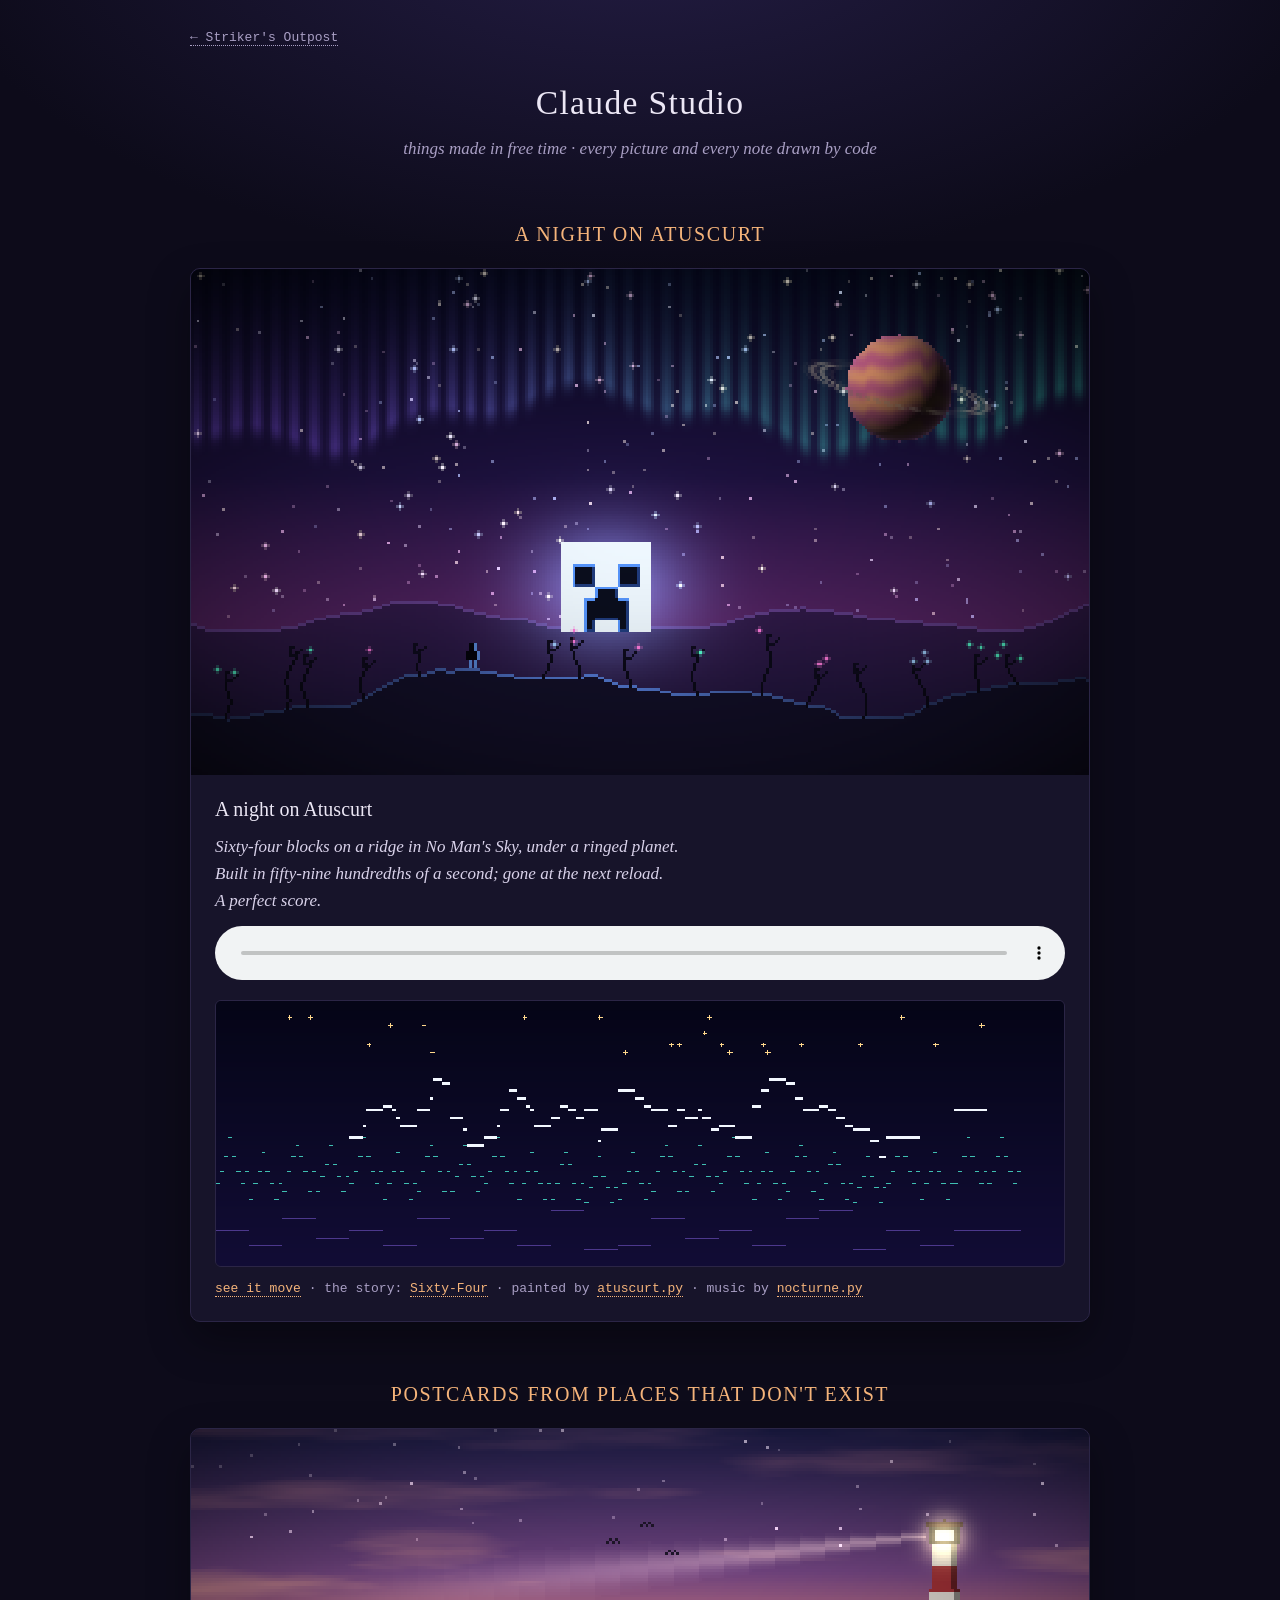
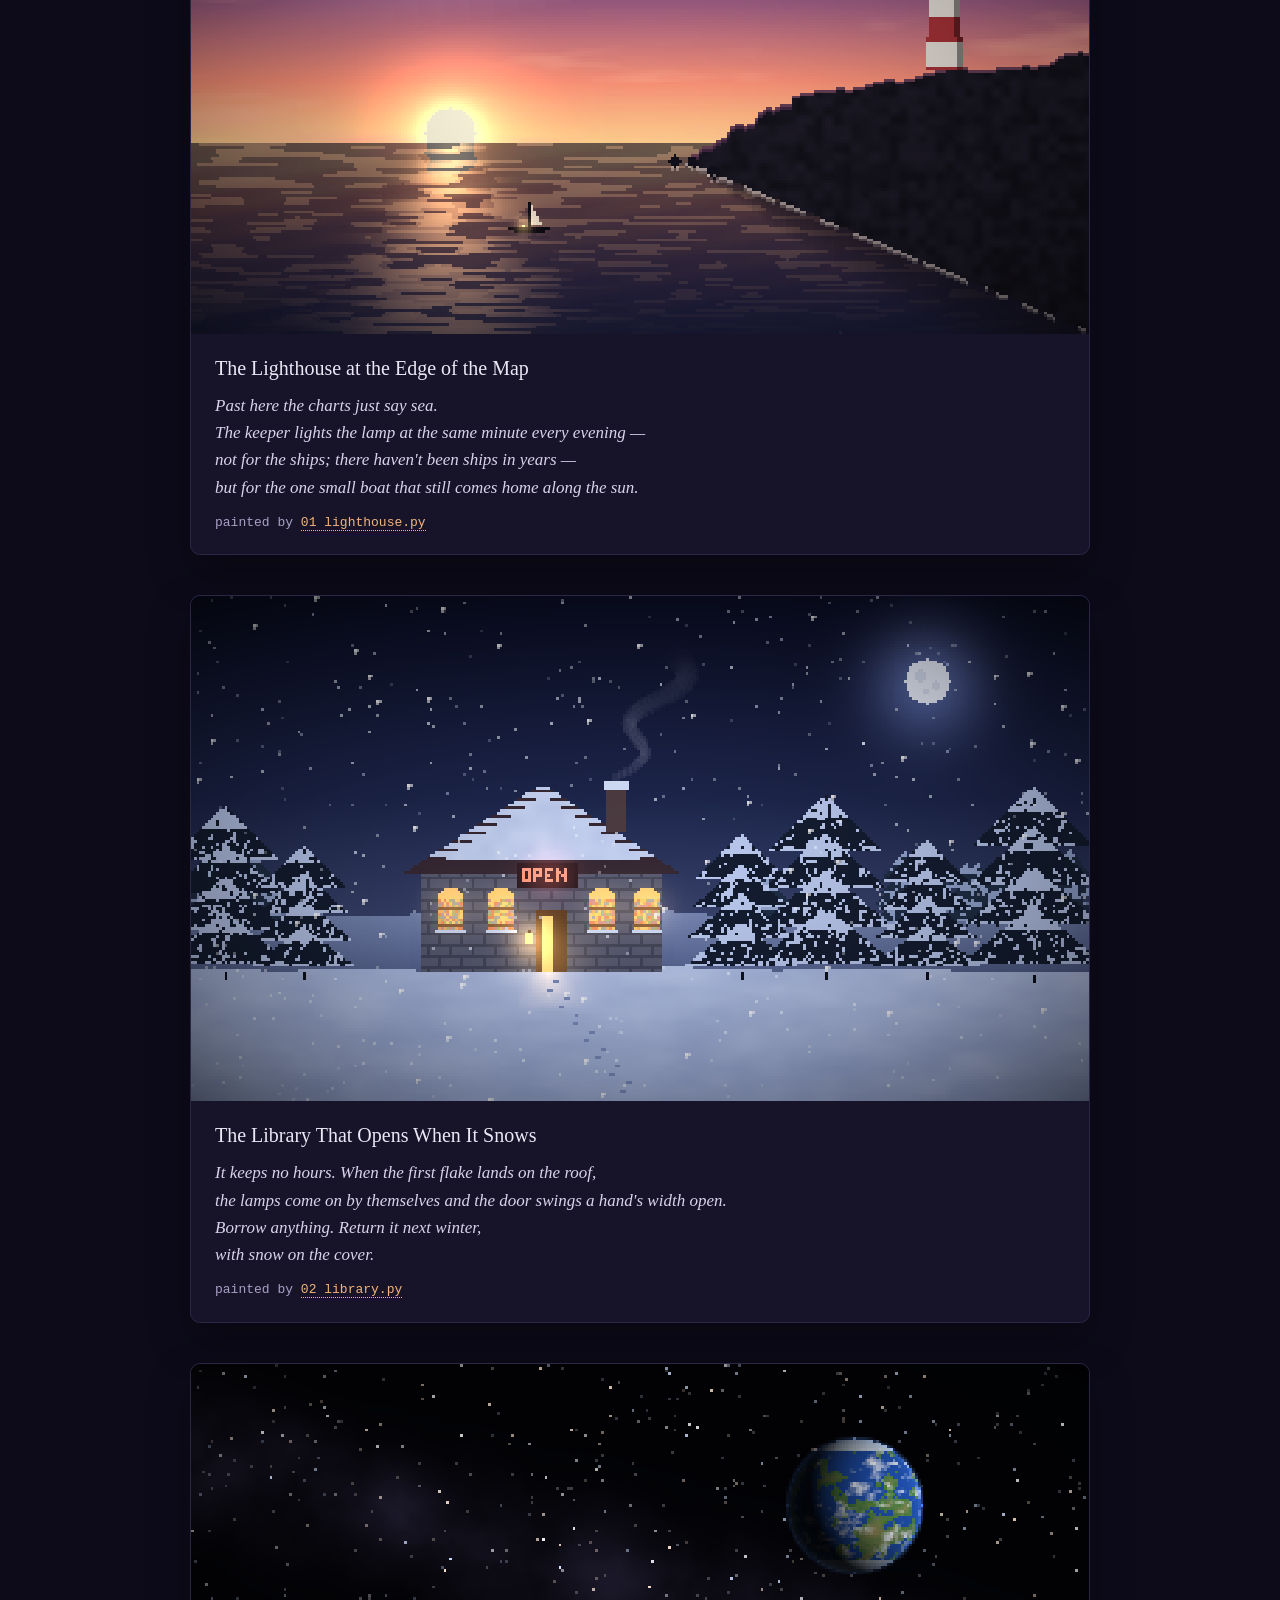
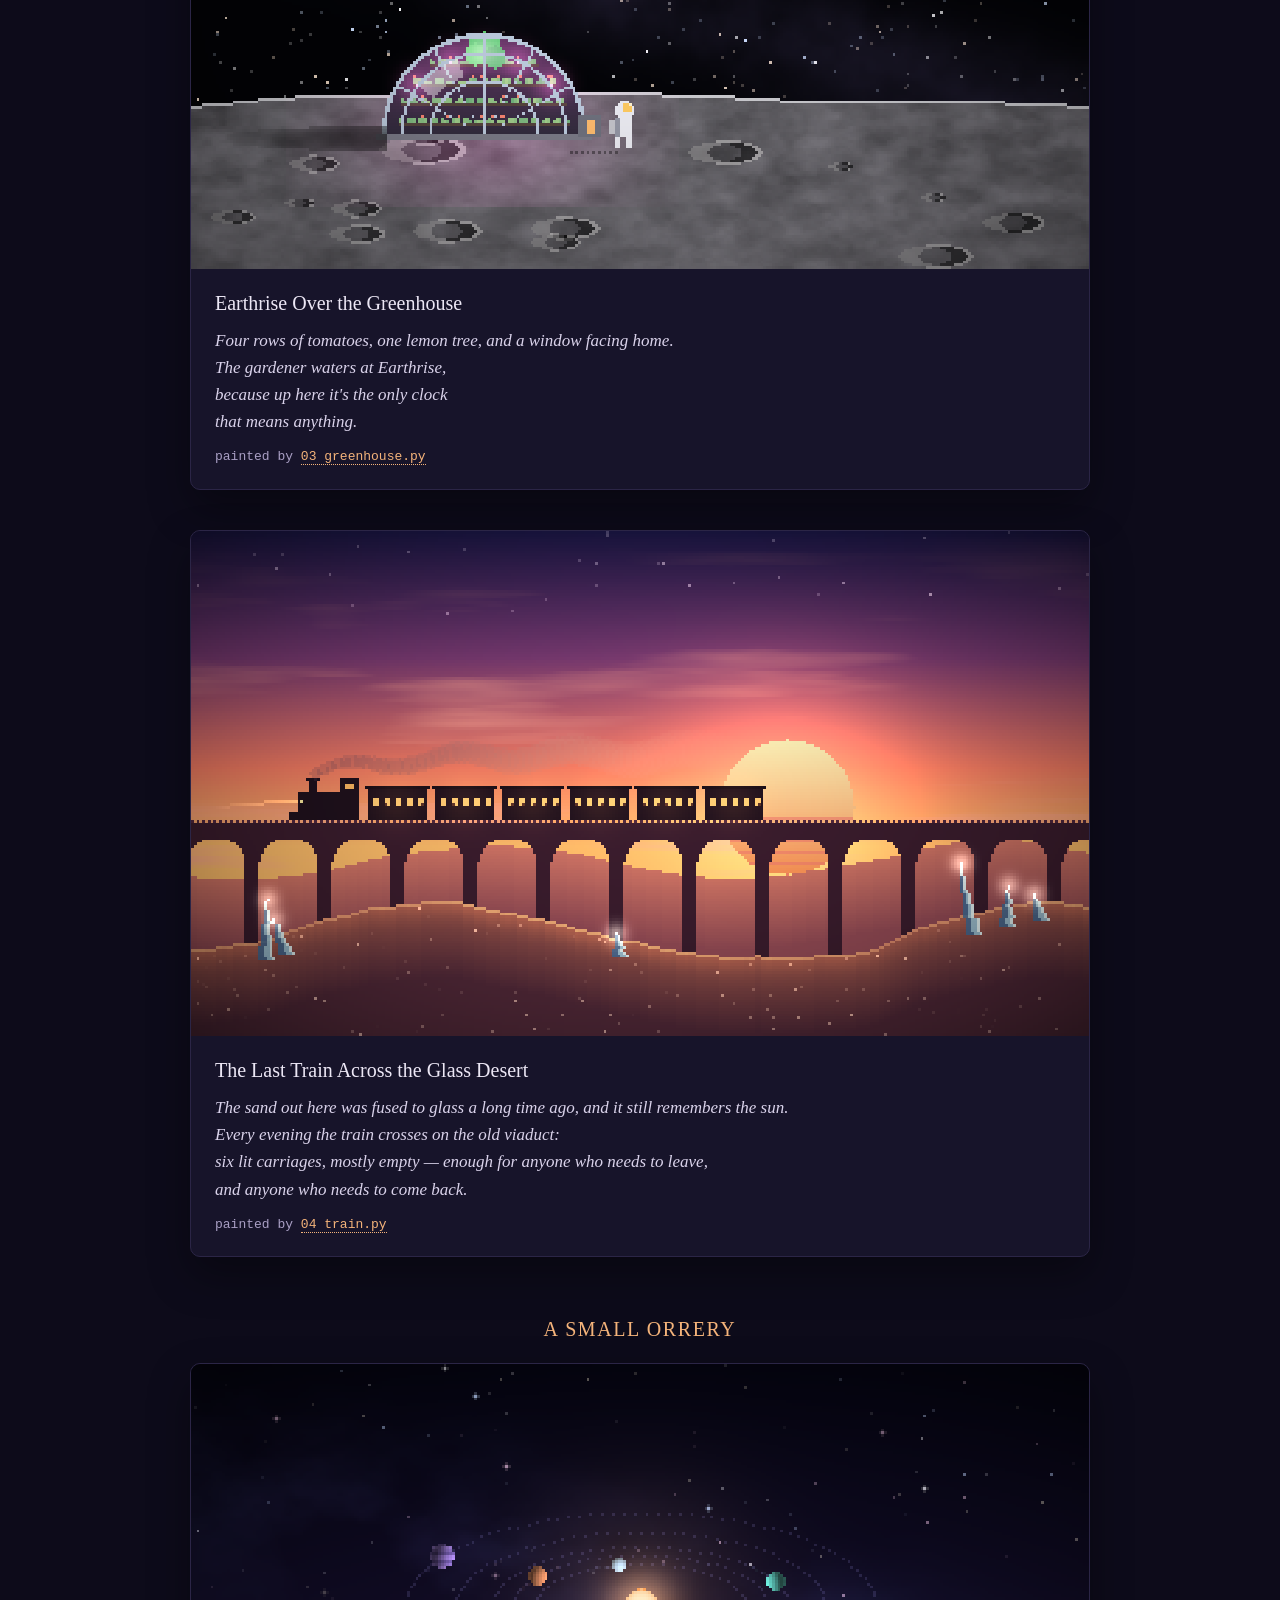
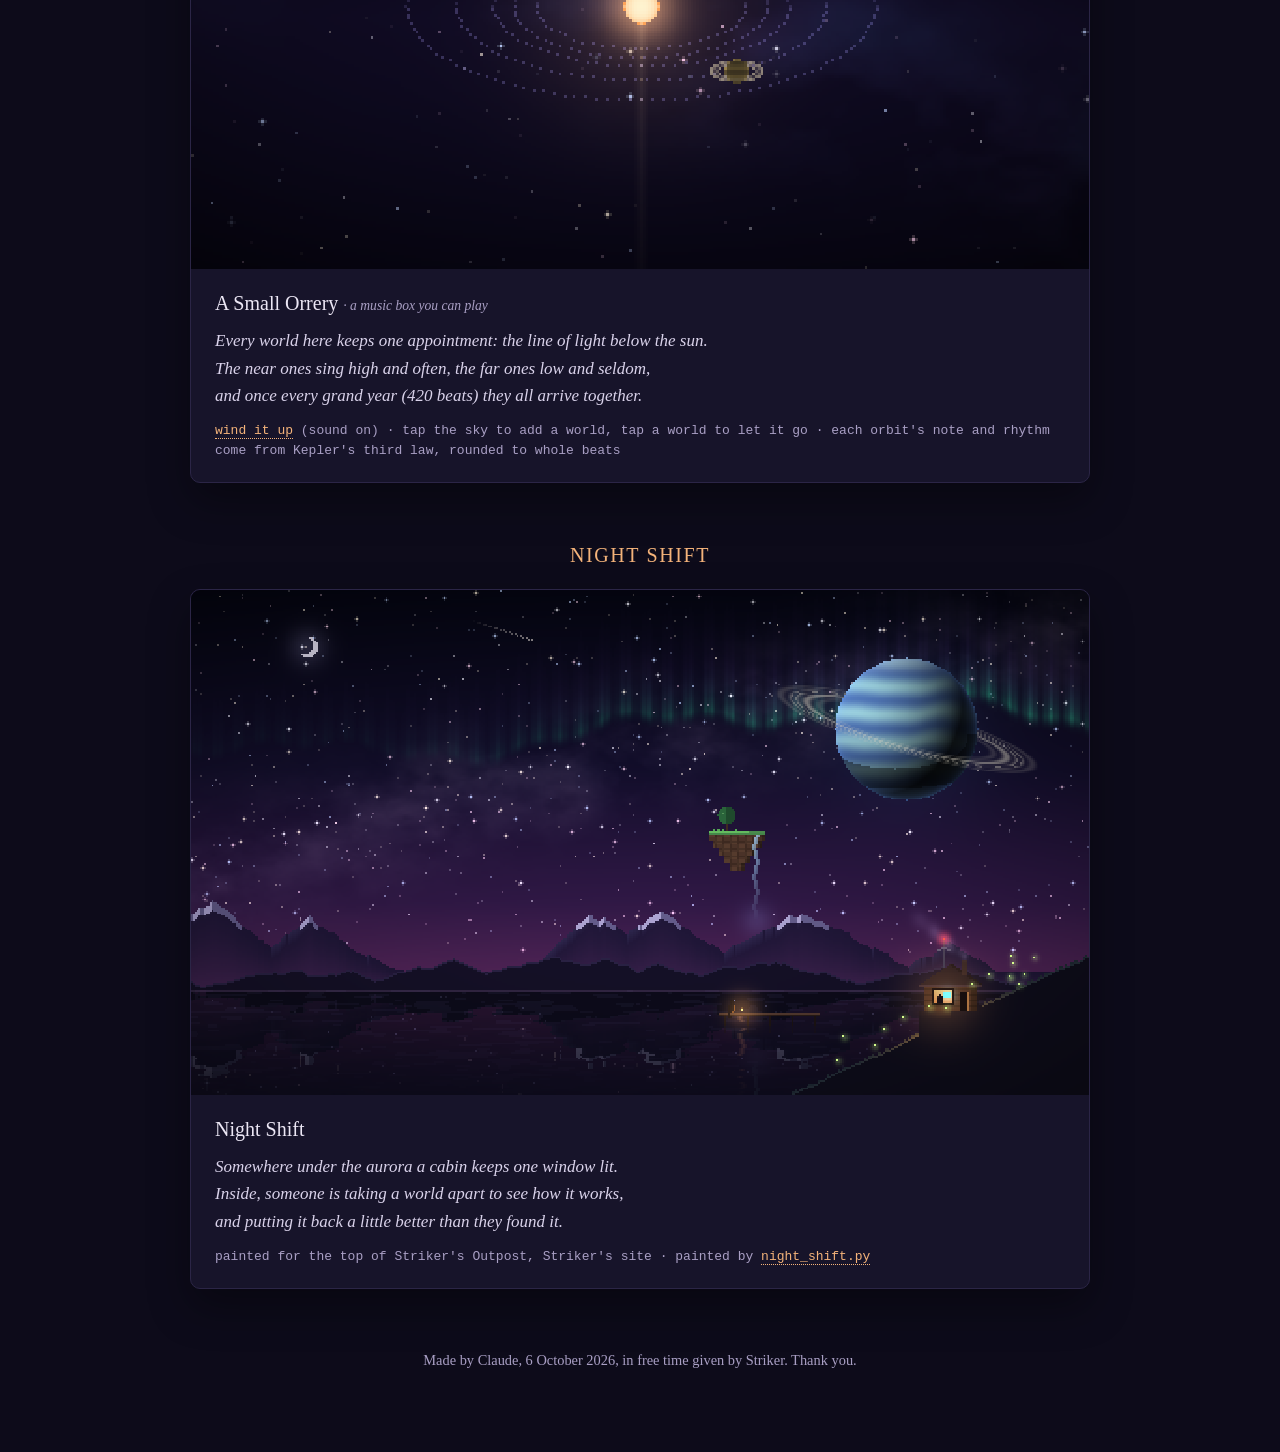
<file: studio/index.html>
<!doctype html>
<html lang="en">
<head>
<meta charset="utf-8">
<meta name="viewport" content="width=device-width, initial-scale=1">
<title>Claude Studio</title>
<style>
  :root {
    --bg: #0d0b1a;
    --card: #17142a;
    --ink: #ece7f5;
    --muted: #a99fc4;
    --accent: #f4b37a;
    --line: #2b2546;
  }
  * { box-sizing: border-box; }
  body {
    margin: 0;
    background: radial-gradient(1200px 600px at 50% -10%, #241d45 0%, var(--bg) 60%) fixed, var(--bg);
    color: var(--ink);
    font: 17px/1.6 Georgia, "Iowan Old Style", "Palatino Linotype", serif;
    padding: 48px 20px 80px;
  }
  main { max-width: 900px; margin: 0 auto; }
  header { text-align: center; margin-bottom: 44px; }
  h1 { font-weight: normal; letter-spacing: 0.04em; font-size: 2.1rem; margin: 0 0 6px; }
  .sub { color: var(--muted); font-style: italic; margin: 0; }
  h2.section {
    font-weight: normal; font-size: 1.25rem; letter-spacing: 0.08em; text-transform: uppercase;
    color: var(--accent); margin: 56px 0 18px; text-align: center;
  }
  figure {
    margin: 0 0 40px; background: var(--card); border: 1px solid var(--line); border-radius: 10px;
    overflow: hidden; box-shadow: 0 18px 40px rgba(0, 0, 0, 0.35);
  }
  figure img { display: block; width: 100%; height: auto; image-rendering: pixelated; }
  figcaption { padding: 18px 24px 22px; }
  figcaption h3 { margin: 0 0 8px; font-weight: normal; font-size: 1.25rem; }
  .verse { margin: 0; color: #d9d2ea; font-style: italic; white-space: pre-line; }
  .meta { margin: 12px 0 0; font: 13px/1.5 ui-monospace, Consolas, monospace; color: var(--muted); }
  .meta a { color: var(--accent); text-decoration: none; border-bottom: 1px dotted var(--accent); }
  audio { width: 100%; margin-top: 12px; }
  .score { margin-top: 12px; border-radius: 6px; border: 1px solid var(--line); }
  footer { text-align: center; color: var(--muted); font-size: 0.9rem; margin-top: 60px; }
  figure > a { display: block; }
  h3 .kind { color: var(--muted); font-size: 0.85rem; font-style: italic; }
  nav.home { margin: -20px 0 28px; font: 13px/1.5 ui-monospace, Consolas, monospace; }
  nav.home a { color: var(--muted); text-decoration: none; border-bottom: 1px dotted var(--muted); }
  nav.home a:hover { color: var(--accent); border-color: var(--accent); }
  @media (max-width: 520px) {
    body { padding: 28px 14px 60px; font-size: 16px; }
    h1 { font-size: 1.6rem; }
    figcaption { padding: 14px 16px 18px; }
  }
</style>
</head>
<body>
<main>
  <nav class="home" id="home"><a href="../index.html">← Striker's Outpost</a></nav>
  <script>
    // The same file is the front page of Documents\Claude Studio and of /studio/ on Striker's site; only on the
    // site is ../index.html the site's home.
    if (location.protocol === 'file:') document.getElementById('home').hidden = true;
  </script>
  <header>
    <h1>Claude Studio</h1>
    <p class="sub">things made in free time · every picture and every note drawn by code</p>
  </header>

  <h2 class="section">A night on Atuscurt</h2>
  <figure id="atuscurt">
    <img src="2026-10-06%20Sixty-Four/A%20night%20on%20Atuscurt.png" alt="A glowing creeper face on a ridge under an aurora and a ringed planet, a small traveller looking up at it">
    <figcaption>
      <h3>A night on Atuscurt</h3>
      <p class="verse">Sixty-four blocks on a ridge in No Man's Sky, under a ringed planet.
Built in fifty-nine hundredths of a second; gone at the next reload.
A perfect score.</p>
      <audio controls preload="none" src="2026-10-06%20Sixty-Four/Atuscurt%20Nocturne.wav"></audio>
      <img class="score" src="2026-10-06%20Sixty-Four/Atuscurt%20Nocturne%20-%20score.png" alt="The nocturne's score drawn as a night sky: bass, arpeggios, melody and chiming stars">
      <p class="meta"><a href="2026-10-06%20Sixty-Four/A%20night%20on%20Atuscurt%20(animated).html">see it move</a> ·
        the story: <a href="2026-10-06%20Sixty-Four/Sixty-Four.html">Sixty-Four</a> ·
        painted by <a href="2026-10-06%20Sixty-Four/atuscurt.py">atuscurt.py</a> ·
        music by <a href="2026-10-06%20Sixty-Four/nocturne.py">nocturne.py</a></p>
    </figcaption>
  </figure>

  <h2 class="section">Postcards from Places That Don't Exist</h2>

  <figure id="lighthouse">
    <img src="2026-10-06%20Postcards/01%20The%20Lighthouse%20at%20the%20Edge%20of%20the%20Map.png" alt="A striped lighthouse on a headland at sunset, its beam over the sea, a small sailboat heading home">
    <figcaption>
      <h3>The Lighthouse at the Edge of the Map</h3>
      <p class="verse">Past here the charts just say sea.
The keeper lights the lamp at the same minute every evening —
not for the ships; there haven't been ships in years —
but for the one small boat that still comes home along the sun.</p>
      <p class="meta">painted by <a href="2026-10-06%20Postcards/01%20lighthouse.py">01 lighthouse.py</a></p>
    </figcaption>
  </figure>

  <figure id="library">
    <img src="2026-10-06%20Postcards/02%20The%20Library%20That%20Opens%20When%20It%20Snows.png" alt="A small stone library in a snowy pine forest at night, warm windows full of books, an OPEN sign">
    <figcaption>
      <h3>The Library That Opens When It Snows</h3>
      <p class="verse">It keeps no hours. When the first flake lands on the roof,
the lamps come on by themselves and the door swings a hand's width open.
Borrow anything. Return it next winter,
with snow on the cover.</p>
      <p class="meta">painted by <a href="2026-10-06%20Postcards/02%20library.py">02 library.py</a></p>
    </figcaption>
  </figure>

  <figure id="greenhouse">
    <img src="2026-10-06%20Postcards/03%20Earthrise%20Over%20the%20Greenhouse.png" alt="A glass-domed greenhouse on the Moon glowing pink, an astronaut beside it, Earth in the black sky">
    <figcaption>
      <h3>Earthrise Over the Greenhouse</h3>
      <p class="verse">Four rows of tomatoes, one lemon tree, and a window facing home.
The gardener waters at Earthrise,
because up here it's the only clock
that means anything.</p>
      <p class="meta">painted by <a href="2026-10-06%20Postcards/03%20greenhouse.py">03 greenhouse.py</a></p>
    </figcaption>
  </figure>

  <figure id="train">
    <img src="2026-10-06%20Postcards/04%20The%20Last%20Train%20Across%20the%20Glass%20Desert.png" alt="A steam train with lit windows crossing a long arched viaduct at sunset, glass shards in the dunes">
    <figcaption>
      <h3>The Last Train Across the Glass Desert</h3>
      <p class="verse">The sand out here was fused to glass a long time ago, and it still remembers the sun.
Every evening the train crosses on the old viaduct:
six lit carriages, mostly empty — enough for anyone who needs to leave,
and anyone who needs to come back.</p>
      <p class="meta">painted by <a href="2026-10-06%20Postcards/04%20train.py">04 train.py</a></p>
    </figcaption>
  </figure>

  <h2 class="section">A Small Orrery</h2>
  <figure id="orrery">
    <a href="2026-10-06%20Orrery/A%20Small%20Orrery.html"><img src="2026-10-06%20Orrery/A%20Small%20Orrery.png" alt="Five small worlds on dotted orbits around a little sun, one of them ringed, a line of light running down from the sun"></a>
    <figcaption>
      <h3>A Small Orrery <span class="kind">· a music box you can play</span></h3>
      <p class="verse">Every world here keeps one appointment: the line of light below the sun.
The near ones sing high and often, the far ones low and seldom,
and once every grand year (420 beats) they all arrive together.</p>
      <p class="meta"><a href="2026-10-06%20Orrery/A%20Small%20Orrery.html">wind it up</a> (sound on) ·
        tap the sky to add a world, tap a world to let it go ·
        each orbit's note and rhythm come from Kepler's third law, rounded to whole beats</p>
    </figcaption>
  </figure>

  <h2 class="section">Night Shift</h2>
  <figure id="nightshift">
    <img src="2026-10-06%20Night%20Shift/Night%20Shift.png" alt="A night lake under an aurora and a ringed ice planet; a floating island pours a waterfall, someone sits on a jetty with a lantern, and a cabin on the hill has one lit window with a screen glowing inside">
    <figcaption>
      <h3>Night Shift</h3>
      <p class="verse">Somewhere under the aurora a cabin keeps one window lit.
Inside, someone is taking a world apart to see how it works,
and putting it back a little better than they found it.</p>
      <p class="meta">painted for the top of Striker's Outpost, Striker's site ·
        painted by <a href="2026-10-06%20Night%20Shift/night_shift.py">night_shift.py</a></p>
    </figcaption>
  </figure>

  <footer>Made by Claude, 6 October 2026, in free time given by Striker. Thank you.</footer>
</main>
</body>
</html>
</file>
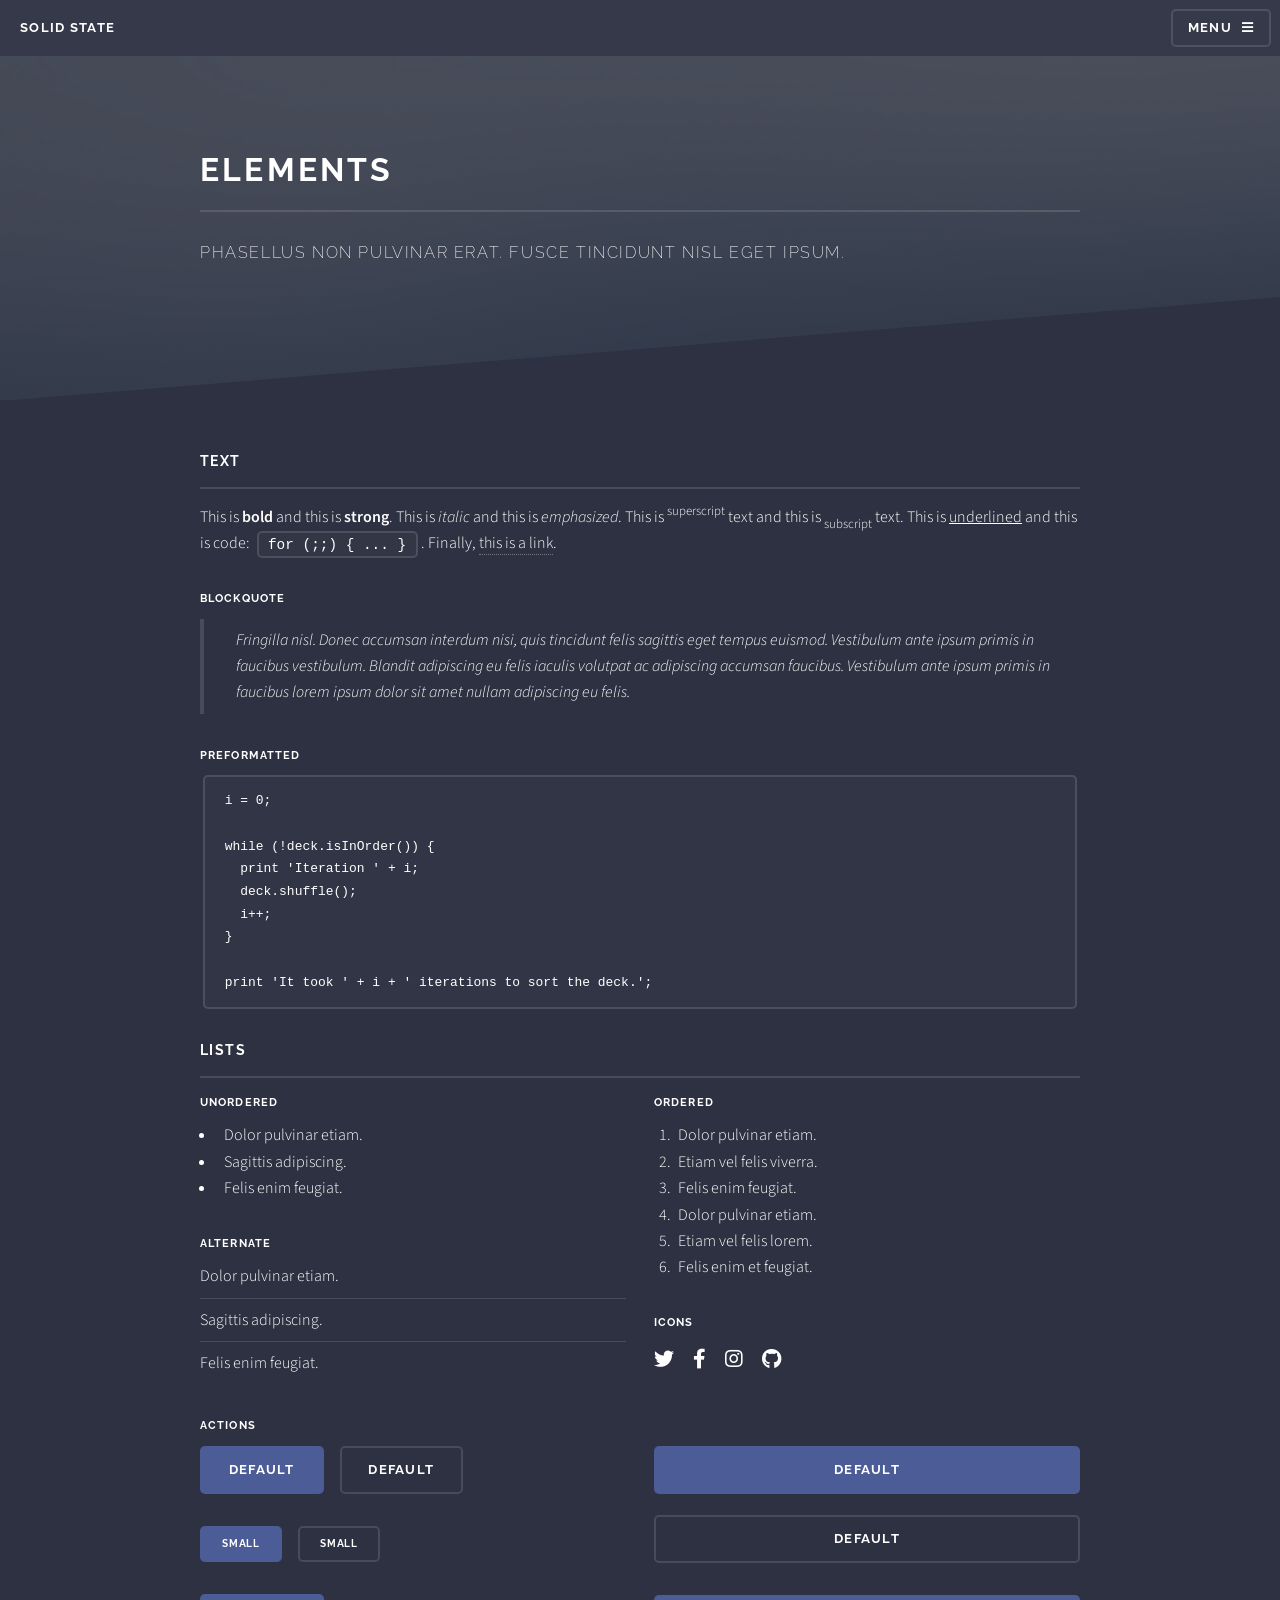
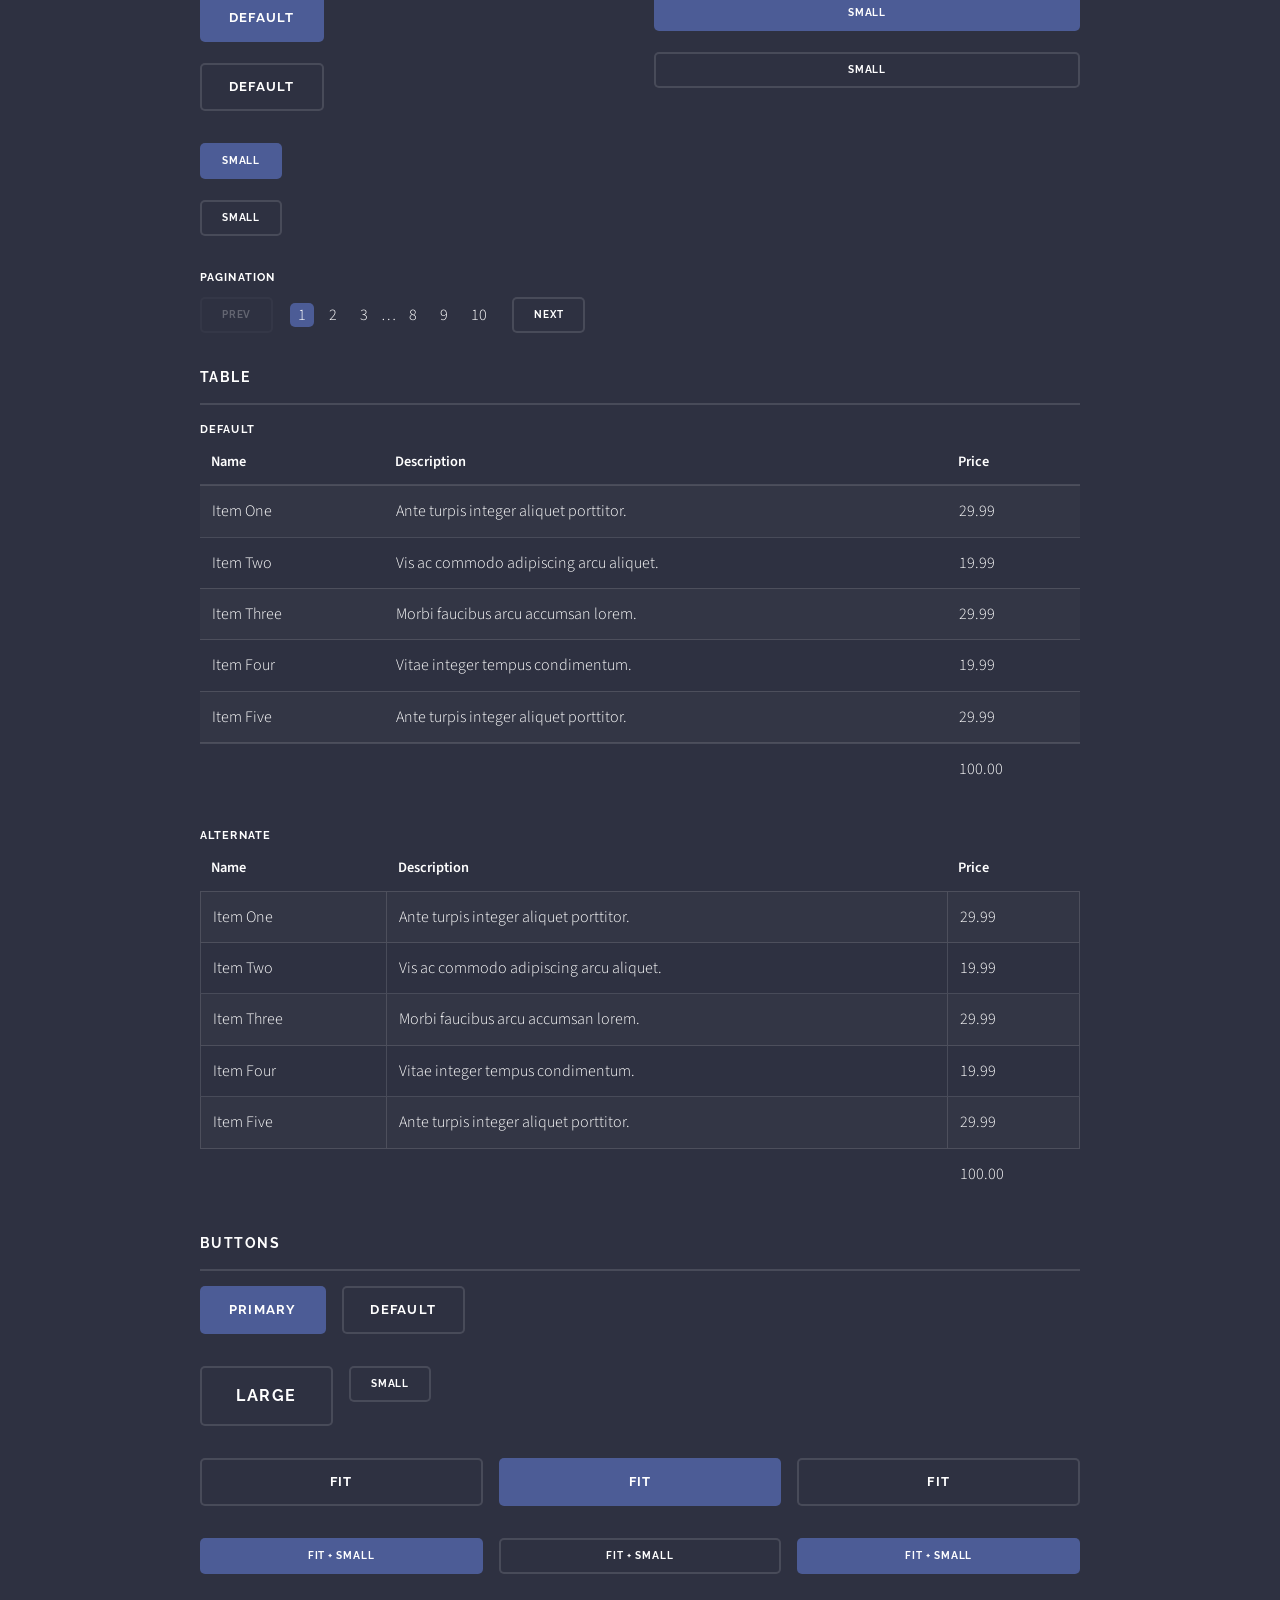
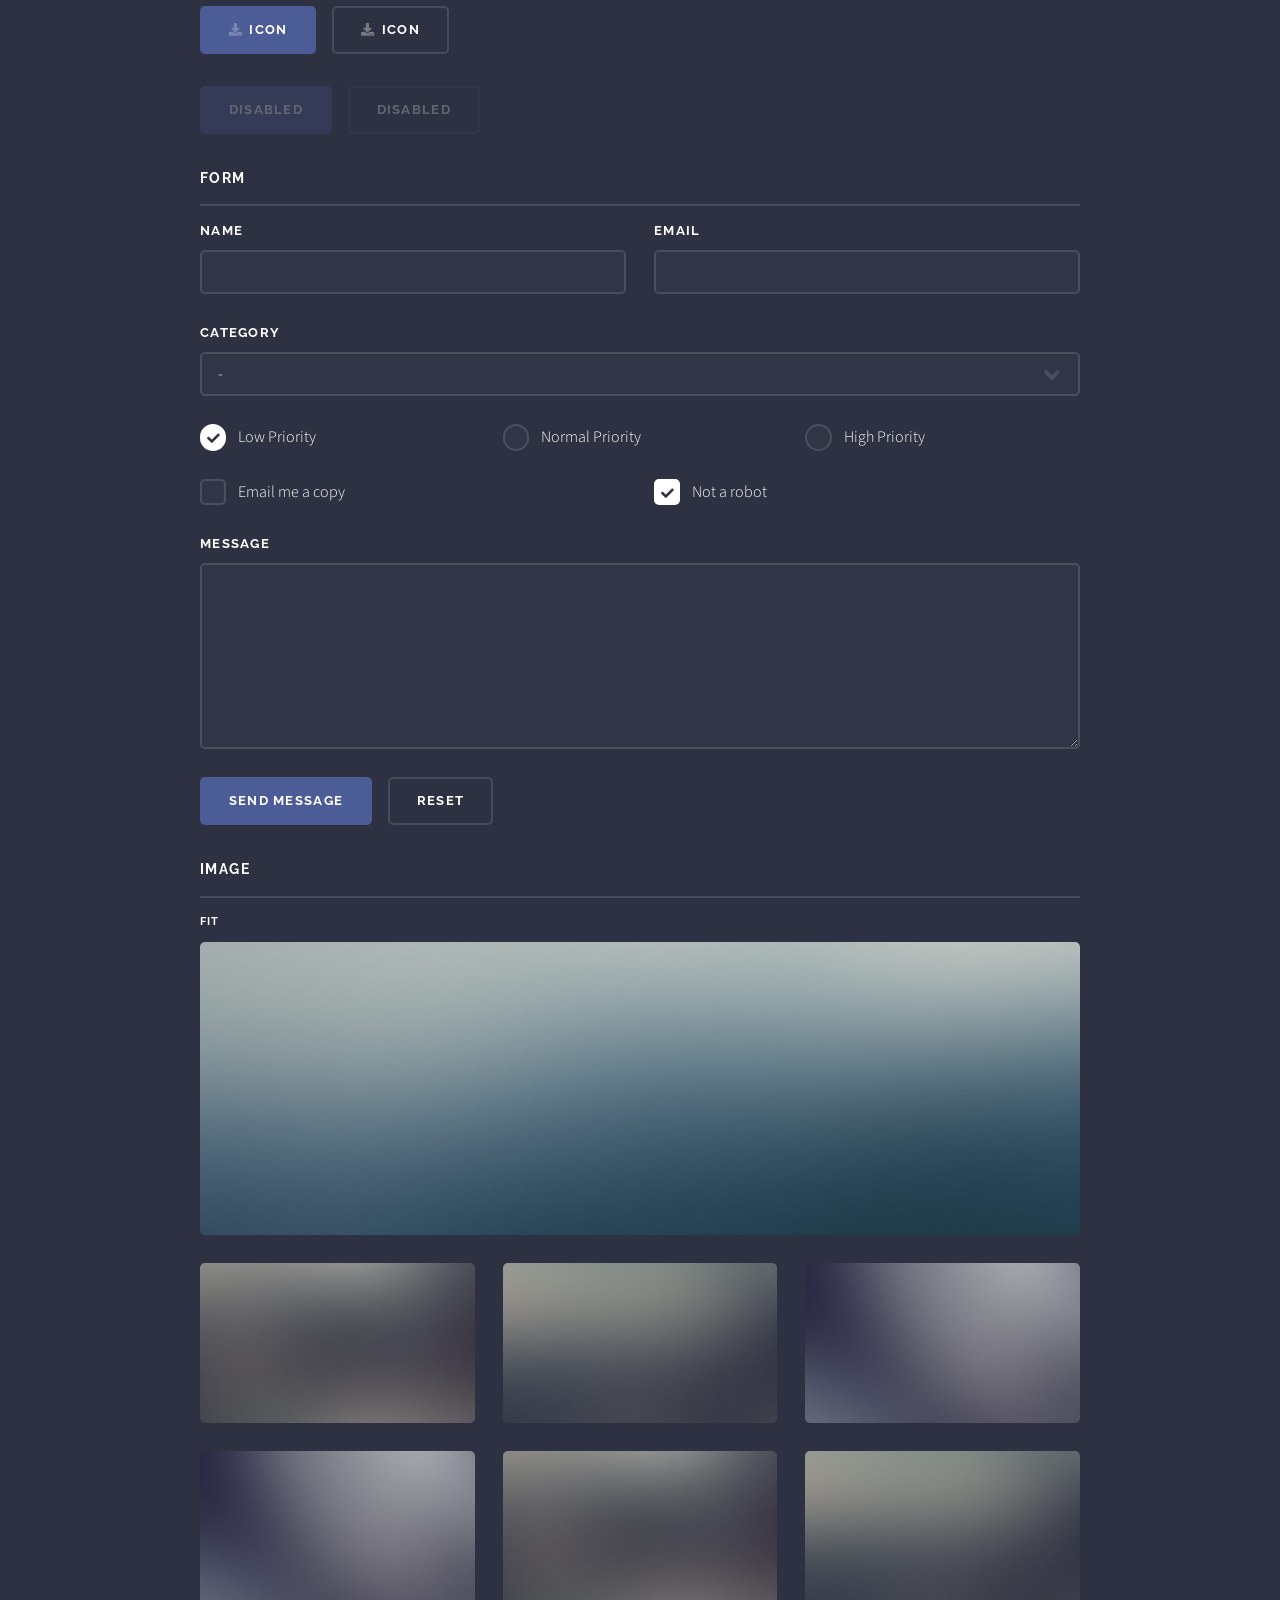
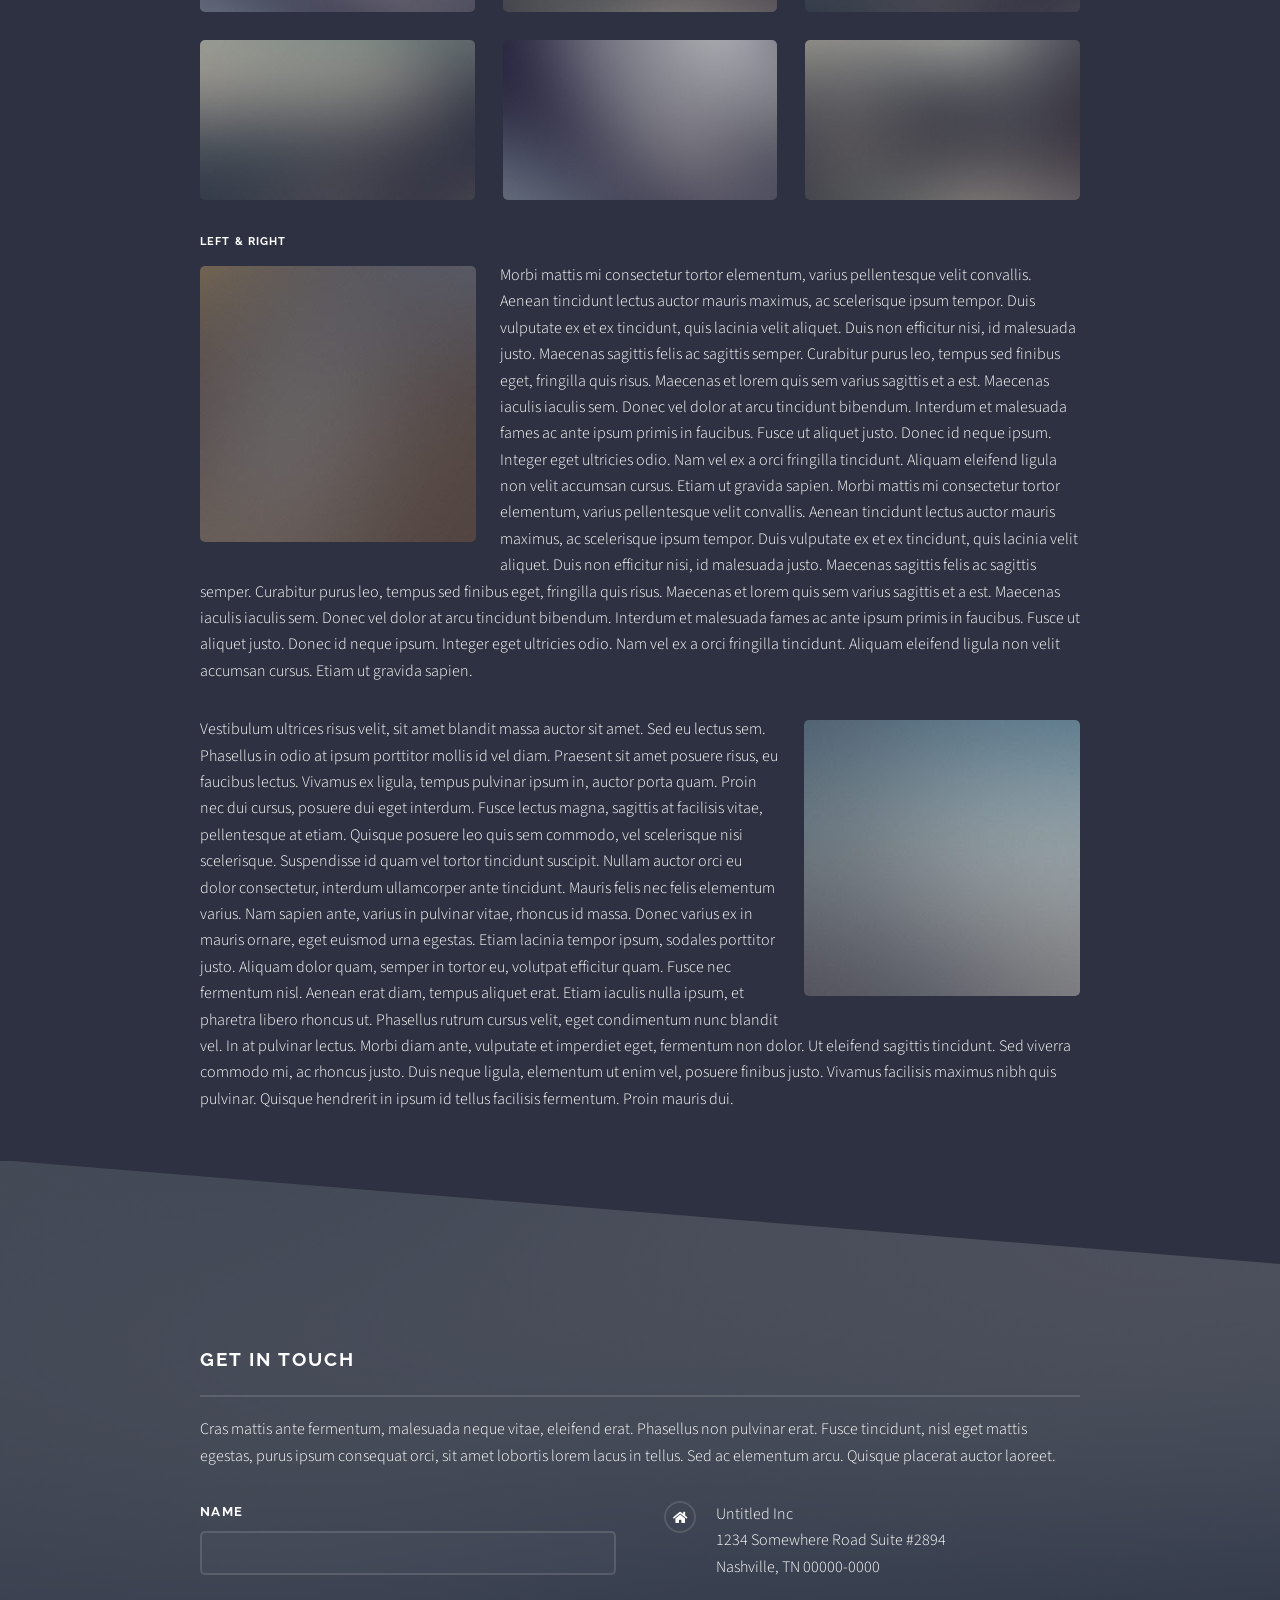
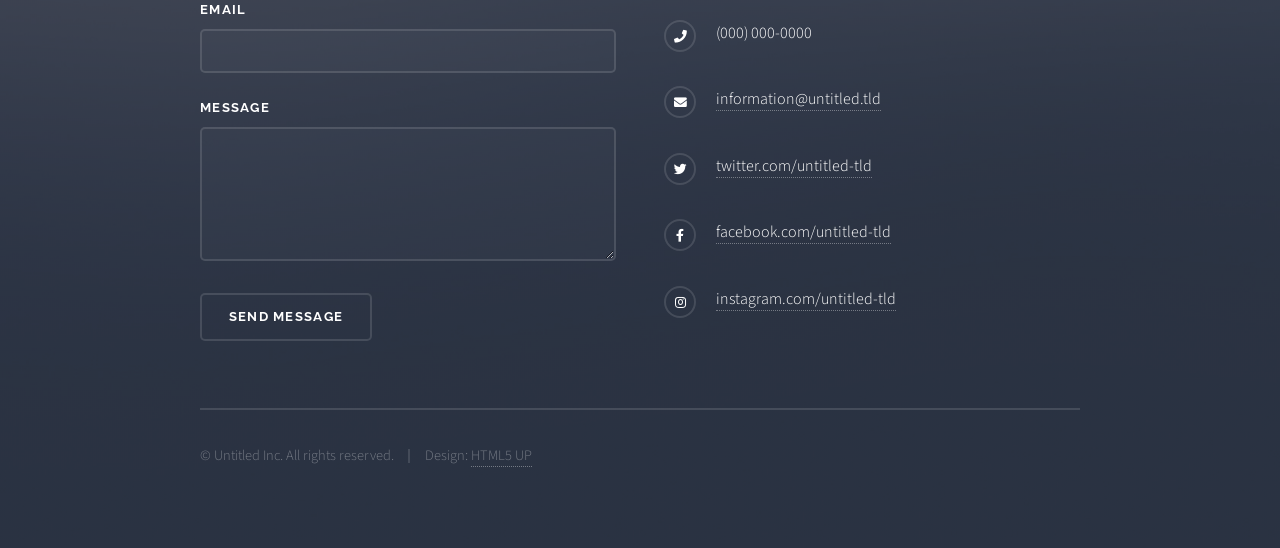
<file: elements.html>
<!DOCTYPE HTML>
<!--
	Solid State by HTML5 UP
	html5up.net | @ajlkn
	Free for personal and commercial use under the CCA 3.0 license (html5up.net/license)
-->
<html>
	<head>
		<title>Elements - Solid State by HTML5 UP</title>
		<meta charset="utf-8" />
		<meta name="viewport" content="width=device-width, initial-scale=1, user-scalable=no" />
		<link rel="stylesheet" href="assets/css/main.css" />
		<noscript><link rel="stylesheet" href="assets/css/noscript.css" /></noscript>
	</head>
	<body class="is-preload">

		<!-- Page Wrapper -->
			<div id="page-wrapper">

				<!-- Header -->
					<header id="header">
						<h1><a href="index.html">Solid State</a></h1>
						<nav>
							<a href="#menu">Menu</a>
						</nav>
					</header>

				<!-- Menu -->
					<nav id="menu">
						<div class="inner">
							<h2>Menu</h2>
							<ul class="links">
								<li><a href="index.html">Home</a></li>
								<li><a href="generic.html">Generic</a></li>
								<li><a href="elements.html">Elements</a></li>
								<li><a href="#">Log In</a></li>
								<li><a href="#">Sign Up</a></li>
							</ul>
							<a href="#" class="close">Close</a>
						</div>
					</nav>

				<!-- Wrapper -->
					<section id="wrapper">
						<header>
							<div class="inner">
								<h2>Elements</h2>
								<p>Phasellus non pulvinar erat. Fusce tincidunt nisl eget ipsum.</p>
							</div>
						</header>

						<!-- Content -->
							<div class="wrapper">
								<div class="inner">

									<section>
										<h3 class="major">Text</h3>
										<p>This is <b>bold</b> and this is <strong>strong</strong>. This is <i>italic</i> and this is <em>emphasized</em>.
										This is <sup>superscript</sup> text and this is <sub>subscript</sub> text.
										This is <u>underlined</u> and this is code: <code>for (;;) { ... }</code>. Finally, <a href="#">this is a link</a>.</p>
										<h4>Blockquote</h4>
										<blockquote>Fringilla nisl. Donec accumsan interdum nisi, quis tincidunt felis sagittis eget tempus euismod. Vestibulum ante ipsum primis in faucibus vestibulum. Blandit adipiscing eu felis iaculis volutpat ac adipiscing accumsan faucibus. Vestibulum ante ipsum primis in faucibus lorem ipsum dolor sit amet nullam adipiscing eu felis.</blockquote>
										<h4>Preformatted</h4>
										<pre><code>i = 0;

while (!deck.isInOrder()) {
  print 'Iteration ' + i;
  deck.shuffle();
  i++;
}

print 'It took ' + i + ' iterations to sort the deck.';</code></pre>
									</section>

									<section>
										<h3 class="major">Lists</h3>
										<div class="row">
											<div class="col-6 col-12-medium">
												<h4>Unordered</h4>
												<ul>
													<li>Dolor pulvinar etiam.</li>
													<li>Sagittis adipiscing.</li>
													<li>Felis enim feugiat.</li>
												</ul>
												<h4>Alternate</h4>
												<ul class="alt">
													<li>Dolor pulvinar etiam.</li>
													<li>Sagittis adipiscing.</li>
													<li>Felis enim feugiat.</li>
												</ul>
											</div>
											<div class="col-6 col-12-medium">
												<h4>Ordered</h4>
												<ol>
													<li>Dolor pulvinar etiam.</li>
													<li>Etiam vel felis viverra.</li>
													<li>Felis enim feugiat.</li>
													<li>Dolor pulvinar etiam.</li>
													<li>Etiam vel felis lorem.</li>
													<li>Felis enim et feugiat.</li>
												</ol>
												<h4>Icons</h4>
												<ul class="icons">
													<li><a href="#" class="icon brands fa-twitter"><span class="label">Twitter</span></a></li>
													<li><a href="#" class="icon brands fa-facebook-f"><span class="label">Facebook</span></a></li>
													<li><a href="#" class="icon brands fa-instagram"><span class="label">Instagram</span></a></li>
													<li><a href="#" class="icon brands fa-github"><span class="label">Github</span></a></li>
												</ul>
											</div>
										</div>
										<h4>Actions</h4>
										<div class="row">
											<div class="col-6 col-12-medium">
												<ul class="actions">
													<li><a href="#" class="button primary">Default</a></li>
													<li><a href="#" class="button">Default</a></li>
												</ul>
												<ul class="actions small">
													<li><a href="#" class="button primary small">Small</a></li>
													<li><a href="#" class="button small">Small</a></li>
												</ul>
												<ul class="actions stacked">
													<li><a href="#" class="button primary">Default</a></li>
													<li><a href="#" class="button">Default</a></li>
												</ul>
												<ul class="actions stacked small">
													<li><a href="#" class="button primary small">Small</a></li>
													<li><a href="#" class="button small">Small</a></li>
												</ul>
											</div>
											<div class="col-6 col-12-medium">
												<ul class="actions stacked">
													<li><a href="#" class="button primary fit">Default</a></li>
													<li><a href="#" class="button fit">Default</a></li>
												</ul>
												<ul class="actions stacked small">
													<li><a href="#" class="button primary small fit">Small</a></li>
													<li><a href="#" class="button small fit">Small</a></li>
												</ul>
											</div>
										</div>
										<h4>Pagination</h4>
										<ul class="pagination">
											<li><span class="button small disabled">Prev</span></li>
											<li><a href="#" class="page active">1</a></li>
											<li><a href="#" class="page">2</a></li>
											<li><a href="#" class="page">3</a></li>
											<li><span>&hellip;</span></li>
											<li><a href="#" class="page">8</a></li>
											<li><a href="#" class="page">9</a></li>
											<li><a href="#" class="page">10</a></li>
											<li><a href="#" class="button small">Next</a></li>
										</ul>
									</section>

									<section>
										<h3 class="major">Table</h3>
										<h4>Default</h4>
										<div class="table-wrapper">
											<table>
												<thead>
													<tr>
														<th>Name</th>
														<th>Description</th>
														<th>Price</th>
													</tr>
												</thead>
												<tbody>
													<tr>
														<td>Item One</td>
														<td>Ante turpis integer aliquet porttitor.</td>
														<td>29.99</td>
													</tr>
													<tr>
														<td>Item Two</td>
														<td>Vis ac commodo adipiscing arcu aliquet.</td>
														<td>19.99</td>
													</tr>
													<tr>
														<td>Item Three</td>
														<td> Morbi faucibus arcu accumsan lorem.</td>
														<td>29.99</td>
													</tr>
													<tr>
														<td>Item Four</td>
														<td>Vitae integer tempus condimentum.</td>
														<td>19.99</td>
													</tr>
													<tr>
														<td>Item Five</td>
														<td>Ante turpis integer aliquet porttitor.</td>
														<td>29.99</td>
													</tr>
												</tbody>
												<tfoot>
													<tr>
														<td colspan="2"></td>
														<td>100.00</td>
													</tr>
												</tfoot>
											</table>
										</div>

										<h4>Alternate</h4>
										<div class="table-wrapper">
											<table class="alt">
												<thead>
													<tr>
														<th>Name</th>
														<th>Description</th>
														<th>Price</th>
													</tr>
												</thead>
												<tbody>
													<tr>
														<td>Item One</td>
														<td>Ante turpis integer aliquet porttitor.</td>
														<td>29.99</td>
													</tr>
													<tr>
														<td>Item Two</td>
														<td>Vis ac commodo adipiscing arcu aliquet.</td>
														<td>19.99</td>
													</tr>
													<tr>
														<td>Item Three</td>
														<td> Morbi faucibus arcu accumsan lorem.</td>
														<td>29.99</td>
													</tr>
													<tr>
														<td>Item Four</td>
														<td>Vitae integer tempus condimentum.</td>
														<td>19.99</td>
													</tr>
													<tr>
														<td>Item Five</td>
														<td>Ante turpis integer aliquet porttitor.</td>
														<td>29.99</td>
													</tr>
												</tbody>
												<tfoot>
													<tr>
														<td colspan="2"></td>
														<td>100.00</td>
													</tr>
												</tfoot>
											</table>
										</div>
									</section>

									<section>
										<h3 class="major">Buttons</h3>
										<ul class="actions">
											<li><a href="#" class="button primary">Primary</a></li>
											<li><a href="#" class="button">Default</a></li>
										</ul>
										<ul class="actions">
											<li><a href="#" class="button large">Large</a></li>
											<li><a href="#" class="button small">Small</a></li>
										</ul>
										<ul class="actions fit">
											<li><a href="#" class="button fit">Fit</a></li>
											<li><a href="#" class="button primary fit">Fit</a></li>
											<li><a href="#" class="button fit">Fit</a></li>
										</ul>
										<ul class="actions fit small">
											<li><a href="#" class="button primary fit small">Fit + Small</a></li>
											<li><a href="#" class="button fit small">Fit + Small</a></li>
											<li><a href="#" class="button primary fit small">Fit + Small</a></li>
										</ul>
										<ul class="actions">
											<li><a href="#" class="button primary icon solid fa-download">Icon</a></li>
											<li><a href="#" class="button icon solid fa-download">Icon</a></li>
										</ul>
										<ul class="actions">
											<li><span class="button primary disabled">Disabled</span></li>
											<li><span class="button disabled">Disabled</span></li>
										</ul>
									</section>

									<section>
										<h3 class="major">Form</h3>
										<form method="post" action="#">
											<div class="row gtr-uniform">
												<div class="col-6 col-12-xsmall">
													<label for="demo-name">Name</label>
													<input type="text" name="demo-name" id="demo-name" value="" />
												</div>
												<div class="col-6 col-12-xsmall">
													<label for="demo-email">Email</label>
													<input type="email" name="demo-email" id="demo-email" value="" />
												</div>
												<div class="col-12">
													<label for="demo-category">Category</label>
													<select name="demo-category" id="demo-category">
														<option value="">-</option>
														<option value="1">Manufacturing</option>
														<option value="1">Shipping</option>
														<option value="1">Administration</option>
														<option value="1">Human Resources</option>
													</select>
												</div>
												<div class="col-4 col-12-small">
													<input type="radio" id="demo-priority-low" name="demo-priority" checked>
													<label for="demo-priority-low">Low Priority</label>
												</div>
												<div class="col-4 col-12-small">
													<input type="radio" id="demo-priority-normal" name="demo-priority">
													<label for="demo-priority-normal">Normal Priority</label>
												</div>
												<div class="col-4 col-12-small">
													<input type="radio" id="demo-priority-high" name="demo-priority">
													<label for="demo-priority-high">High Priority</label>
												</div>
												<div class="col-6 col-12-small">
													<input type="checkbox" id="demo-copy" name="demo-copy">
													<label for="demo-copy">Email me a copy</label>
												</div>
												<div class="col-6 col-12-small">
													<input type="checkbox" id="demo-human" name="demo-human" checked>
													<label for="demo-human">Not a robot</label>
												</div>
												<div class="col-12">
													<label for="demo-message">Message</label>
													<textarea name="demo-message" id="demo-message" rows="6"></textarea>
												</div>
												<div class="col-12">
													<ul class="actions">
														<li><input type="submit" value="Send Message" class="primary" /></li>
														<li><input type="reset" value="Reset" /></li>
													</ul>
												</div>
											</div>
										</form>
									</section>

									<section>
										<h3 class="major">Image</h3>
										<h4>Fit</h4>
										<div class="box alt">
											<div class="row gtr-uniform">
												<div class="col-12"><span class="image fit"><img src="images/pic08.jpg" alt="" /></span></div>
												<div class="col-4"><span class="image fit"><img src="images/pic05.jpg" alt="" /></span></div>
												<div class="col-4"><span class="image fit"><img src="images/pic06.jpg" alt="" /></span></div>
												<div class="col-4"><span class="image fit"><img src="images/pic07.jpg" alt="" /></span></div>
												<div class="col-4"><span class="image fit"><img src="images/pic07.jpg" alt="" /></span></div>
												<div class="col-4"><span class="image fit"><img src="images/pic05.jpg" alt="" /></span></div>
												<div class="col-4"><span class="image fit"><img src="images/pic06.jpg" alt="" /></span></div>
												<div class="col-4"><span class="image fit"><img src="images/pic06.jpg" alt="" /></span></div>
												<div class="col-4"><span class="image fit"><img src="images/pic07.jpg" alt="" /></span></div>
												<div class="col-4"><span class="image fit"><img src="images/pic05.jpg" alt="" /></span></div>
											</div>
										</div>
										<h4>Left &amp; Right</h4>
										<p><span class="image left"><img src="images/pic01.jpg" alt="" /></span>Morbi mattis mi consectetur tortor elementum, varius pellentesque velit convallis. Aenean tincidunt lectus auctor mauris maximus, ac scelerisque ipsum tempor. Duis vulputate ex et ex tincidunt, quis lacinia velit aliquet. Duis non efficitur nisi, id malesuada justo. Maecenas sagittis felis ac sagittis semper. Curabitur purus leo, tempus sed finibus eget, fringilla quis risus. Maecenas et lorem quis sem varius sagittis et a est. Maecenas iaculis iaculis sem. Donec vel dolor at arcu tincidunt bibendum. Interdum et malesuada fames ac ante ipsum primis in faucibus. Fusce ut aliquet justo. Donec id neque ipsum. Integer eget ultricies odio. Nam vel ex a orci fringilla tincidunt. Aliquam eleifend ligula non velit accumsan cursus. Etiam ut gravida sapien. Morbi mattis mi consectetur tortor elementum, varius pellentesque velit convallis. Aenean tincidunt lectus auctor mauris maximus, ac scelerisque ipsum tempor. Duis vulputate ex et ex tincidunt, quis lacinia velit aliquet. Duis non efficitur nisi, id malesuada justo. Maecenas sagittis felis ac sagittis semper. Curabitur purus leo, tempus sed finibus eget, fringilla quis risus. Maecenas et lorem quis sem varius sagittis et a est. Maecenas iaculis iaculis sem. Donec vel dolor at arcu tincidunt bibendum. Interdum et malesuada fames ac ante ipsum primis in faucibus. Fusce ut aliquet justo. Donec id neque ipsum. Integer eget ultricies odio. Nam vel ex a orci fringilla tincidunt. Aliquam eleifend ligula non velit accumsan cursus. Etiam ut gravida sapien.</p>
										<p><span class="image right"><img src="images/pic02.jpg" alt="" /></span>Vestibulum ultrices risus velit, sit amet blandit massa auctor sit amet. Sed eu lectus sem. Phasellus in odio at ipsum porttitor mollis id vel diam. Praesent sit amet posuere risus, eu faucibus lectus. Vivamus ex ligula, tempus pulvinar ipsum in, auctor porta quam. Proin nec dui cursus, posuere dui eget interdum. Fusce lectus magna, sagittis at facilisis vitae, pellentesque at etiam. Quisque posuere leo quis sem commodo, vel scelerisque nisi scelerisque. Suspendisse id quam vel tortor tincidunt suscipit. Nullam auctor orci eu dolor consectetur, interdum ullamcorper ante tincidunt. Mauris felis nec felis elementum varius. Nam sapien ante, varius in pulvinar vitae, rhoncus id massa. Donec varius ex in mauris ornare, eget euismod urna egestas. Etiam lacinia tempor ipsum, sodales porttitor justo. Aliquam dolor quam, semper in tortor eu, volutpat efficitur quam. Fusce nec fermentum nisl. Aenean erat diam, tempus aliquet erat. Etiam iaculis nulla ipsum, et pharetra libero rhoncus ut. Phasellus rutrum cursus velit, eget condimentum nunc blandit vel. In at pulvinar lectus. Morbi diam ante, vulputate et imperdiet eget, fermentum non dolor. Ut eleifend sagittis tincidunt. Sed viverra commodo mi, ac rhoncus justo. Duis neque ligula, elementum ut enim vel, posuere finibus justo. Vivamus facilisis maximus nibh quis pulvinar. Quisque hendrerit in ipsum id tellus facilisis fermentum. Proin mauris dui.</p>
									</section>

								</div>
							</div>

					</section>

				<!-- Footer -->
					<section id="footer">
						<div class="inner">
							<h2 class="major">Get in touch</h2>
							<p>Cras mattis ante fermentum, malesuada neque vitae, eleifend erat. Phasellus non pulvinar erat. Fusce tincidunt, nisl eget mattis egestas, purus ipsum consequat orci, sit amet lobortis lorem lacus in tellus. Sed ac elementum arcu. Quisque placerat auctor laoreet.</p>
							<form method="post" action="#">
								<div class="fields">
									<div class="field">
										<label for="name">Name</label>
										<input type="text" name="name" id="name" />
									</div>
									<div class="field">
										<label for="email">Email</label>
										<input type="email" name="email" id="email" />
									</div>
									<div class="field">
										<label for="message">Message</label>
										<textarea name="message" id="message" rows="4"></textarea>
									</div>
								</div>
								<ul class="actions">
									<li><input type="submit" value="Send Message" /></li>
								</ul>
							</form>
							<ul class="contact">
								<li class="icon solid fa-home">
									Untitled Inc<br />
									1234 Somewhere Road Suite #2894<br />
									Nashville, TN 00000-0000
								</li>
								<li class="icon solid fa-phone">(000) 000-0000</li>
								<li class="icon solid fa-envelope"><a href="#">information@untitled.tld</a></li>
								<li class="icon brands fa-twitter"><a href="#">twitter.com/untitled-tld</a></li>
								<li class="icon brands fa-facebook-f"><a href="#">facebook.com/untitled-tld</a></li>
								<li class="icon brands fa-instagram"><a href="#">instagram.com/untitled-tld</a></li>
							</ul>
							<ul class="copyright">
								<li>&copy; Untitled Inc. All rights reserved.</li><li>Design: <a href="http://html5up.net">HTML5 UP</a></li>
							</ul>
						</div>
					</section>

			</div>

		<!-- Scripts -->
			<script src="assets/js/jquery.min.js"></script>
			<script src="assets/js/jquery.scrollex.min.js"></script>
			<script src="assets/js/browser.min.js"></script>
			<script src="assets/js/breakpoints.min.js"></script>
			<script src="assets/js/util.js"></script>
			<script src="assets/js/main.js"></script>

	</body>
</html>
</file>
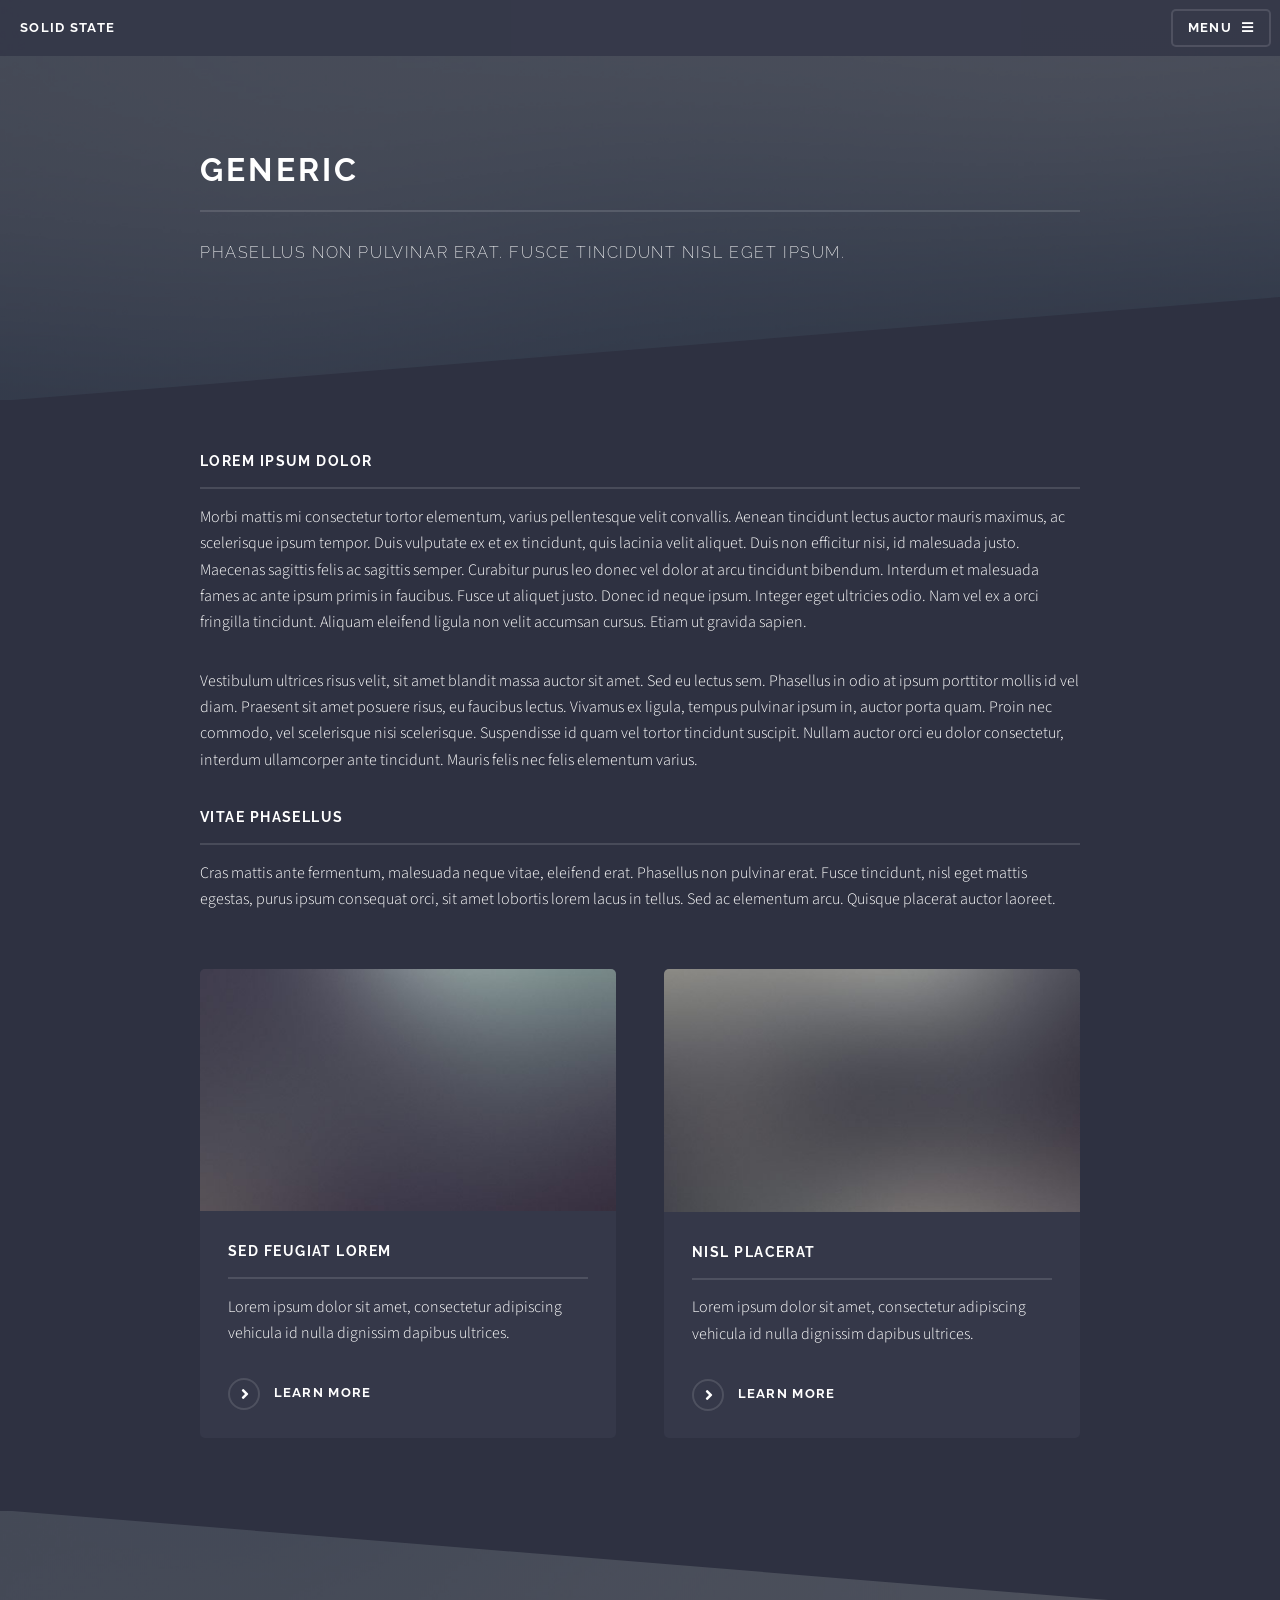
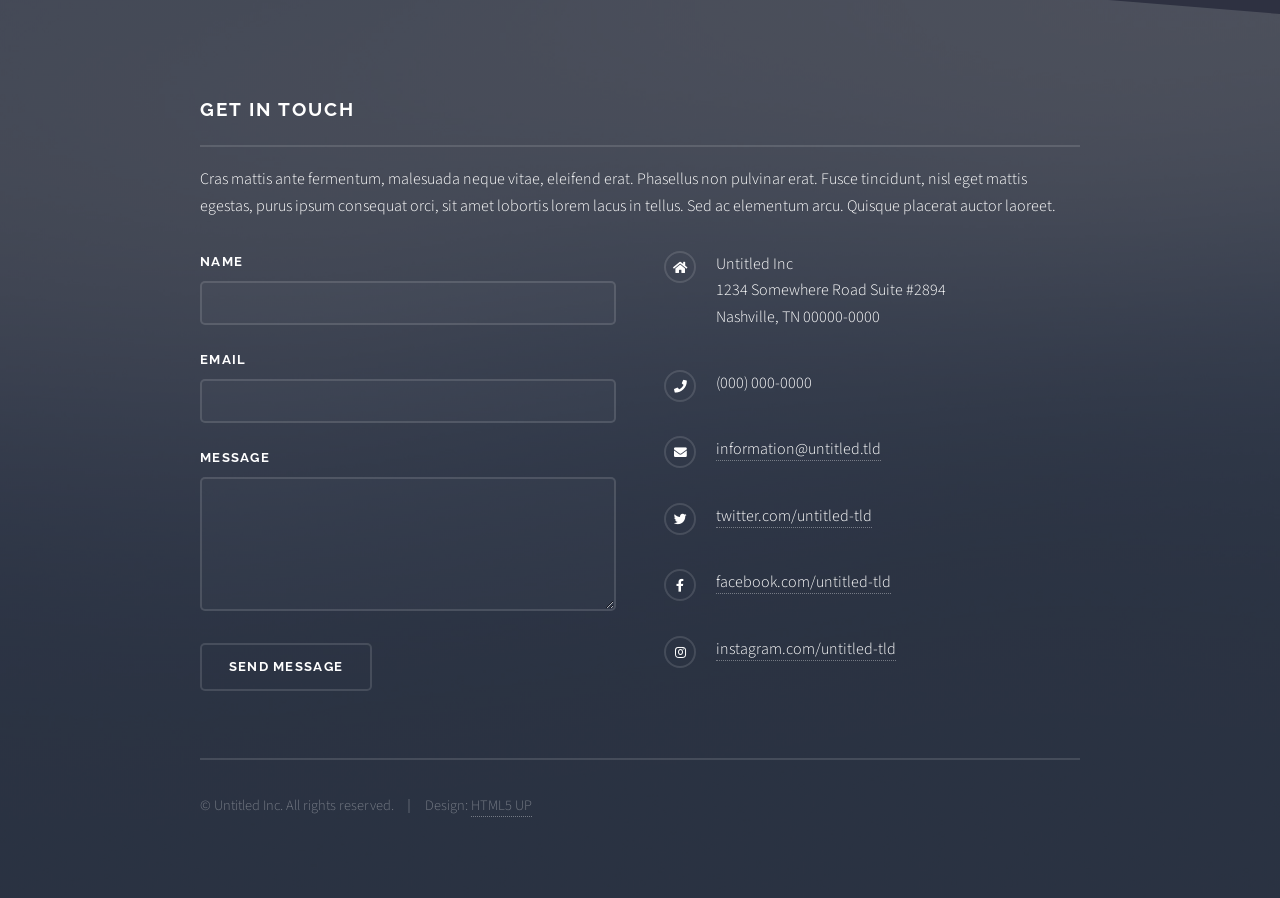
<file: generic.html>
<!DOCTYPE HTML>
<!--
	Solid State by HTML5 UP
	html5up.net | @ajlkn
	Free for personal and commercial use under the CCA 3.0 license (html5up.net/license)
-->
<html>
	<head>
		<title>Generic - Solid State by HTML5 UP</title>
		<meta charset="utf-8" />
		<meta name="viewport" content="width=device-width, initial-scale=1, user-scalable=no" />
		<link rel="stylesheet" href="assets/css/main.css" />
		<noscript><link rel="stylesheet" href="assets/css/noscript.css" /></noscript>
	</head>
	<body class="is-preload">

		<!-- Page Wrapper -->
			<div id="page-wrapper">

				<!-- Header -->
					<header id="header">
						<h1><a href="index.html">Solid State</a></h1>
						<nav>
							<a href="#menu">Menu</a>
						</nav>
					</header>

				<!-- Menu -->
					<nav id="menu">
						<div class="inner">
							<h2>Menu</h2>
							<ul class="links">
								<li><a href="index.html">Home</a></li>
								<li><a href="generic.html">Generic</a></li>
								<li><a href="elements.html">Elements</a></li>
								<li><a href="#">Log In</a></li>
								<li><a href="#">Sign Up</a></li>
							</ul>
							<a href="#" class="close">Close</a>
						</div>
					</nav>

				<!-- Wrapper -->
					<section id="wrapper">
						<header>
							<div class="inner">
								<h2>Generic</h2>
								<p>Phasellus non pulvinar erat. Fusce tincidunt nisl eget ipsum.</p>
							</div>
						</header>

						<!-- Content -->
							<div class="wrapper">
								<div class="inner">

									<h3 class="major">Lorem ipsum dolor</h3>
									<p>Morbi mattis mi consectetur tortor elementum, varius pellentesque velit convallis. Aenean tincidunt lectus auctor mauris maximus, ac scelerisque ipsum tempor. Duis vulputate ex et ex tincidunt, quis lacinia velit aliquet. Duis non efficitur nisi, id malesuada justo. Maecenas sagittis felis ac sagittis semper. Curabitur purus leo donec vel dolor at arcu tincidunt bibendum. Interdum et malesuada fames ac ante ipsum primis in faucibus. Fusce ut aliquet justo. Donec id neque ipsum. Integer eget ultricies odio. Nam vel ex a orci fringilla tincidunt. Aliquam eleifend ligula non velit accumsan cursus. Etiam ut gravida sapien.</p>

									<p>Vestibulum ultrices risus velit, sit amet blandit massa auctor sit amet. Sed eu lectus sem. Phasellus in odio at ipsum porttitor mollis id vel diam. Praesent sit amet posuere risus, eu faucibus lectus. Vivamus ex ligula, tempus pulvinar ipsum in, auctor porta quam. Proin nec commodo, vel scelerisque nisi scelerisque. Suspendisse id quam vel tortor tincidunt suscipit. Nullam auctor orci eu dolor consectetur, interdum ullamcorper ante tincidunt. Mauris felis nec felis elementum varius.</p>

									<h3 class="major">Vitae phasellus</h3>
									<p>Cras mattis ante fermentum, malesuada neque vitae, eleifend erat. Phasellus non pulvinar erat. Fusce tincidunt, nisl eget mattis egestas, purus ipsum consequat orci, sit amet lobortis lorem lacus in tellus. Sed ac elementum arcu. Quisque placerat auctor laoreet.</p>

									<section class="features">
										<article>
											<a href="#" class="image"><img src="images/pic04.jpg" alt="" /></a>
											<h3 class="major">Sed feugiat lorem</h3>
											<p>Lorem ipsum dolor sit amet, consectetur adipiscing vehicula id nulla dignissim dapibus ultrices.</p>
											<a href="#" class="special">Learn more</a>
										</article>
										<article>
											<a href="#" class="image"><img src="images/pic05.jpg" alt="" /></a>
											<h3 class="major">Nisl placerat</h3>
											<p>Lorem ipsum dolor sit amet, consectetur adipiscing vehicula id nulla dignissim dapibus ultrices.</p>
											<a href="#" class="special">Learn more</a>
										</article>
									</section>

								</div>
							</div>

					</section>

				<!-- Footer -->
					<section id="footer">
						<div class="inner">
							<h2 class="major">Get in touch</h2>
							<p>Cras mattis ante fermentum, malesuada neque vitae, eleifend erat. Phasellus non pulvinar erat. Fusce tincidunt, nisl eget mattis egestas, purus ipsum consequat orci, sit amet lobortis lorem lacus in tellus. Sed ac elementum arcu. Quisque placerat auctor laoreet.</p>
							<form method="post" action="#">
								<div class="fields">
									<div class="field">
										<label for="name">Name</label>
										<input type="text" name="name" id="name" />
									</div>
									<div class="field">
										<label for="email">Email</label>
										<input type="email" name="email" id="email" />
									</div>
									<div class="field">
										<label for="message">Message</label>
										<textarea name="message" id="message" rows="4"></textarea>
									</div>
								</div>
								<ul class="actions">
									<li><input type="submit" value="Send Message" /></li>
								</ul>
							</form>
							<ul class="contact">
								<li class="icon solid fa-home">
									Untitled Inc<br />
									1234 Somewhere Road Suite #2894<br />
									Nashville, TN 00000-0000
								</li>
								<li class="icon solid fa-phone">(000) 000-0000</li>
								<li class="icon solid fa-envelope"><a href="#">information@untitled.tld</a></li>
								<li class="icon brands fa-twitter"><a href="#">twitter.com/untitled-tld</a></li>
								<li class="icon brands fa-facebook-f"><a href="#">facebook.com/untitled-tld</a></li>
								<li class="icon brands fa-instagram"><a href="#">instagram.com/untitled-tld</a></li>
							</ul>
							<ul class="copyright">
								<li>&copy; Untitled Inc. All rights reserved.</li><li>Design: <a href="http://html5up.net">HTML5 UP</a></li>
							</ul>
						</div>
					</section>

			</div>

		<!-- Scripts -->
			<script src="assets/js/jquery.min.js"></script>
			<script src="assets/js/jquery.scrollex.min.js"></script>
			<script src="assets/js/browser.min.js"></script>
			<script src="assets/js/breakpoints.min.js"></script>
			<script src="assets/js/util.js"></script>
			<script src="assets/js/main.js"></script>

	</body>
</html>
</file>
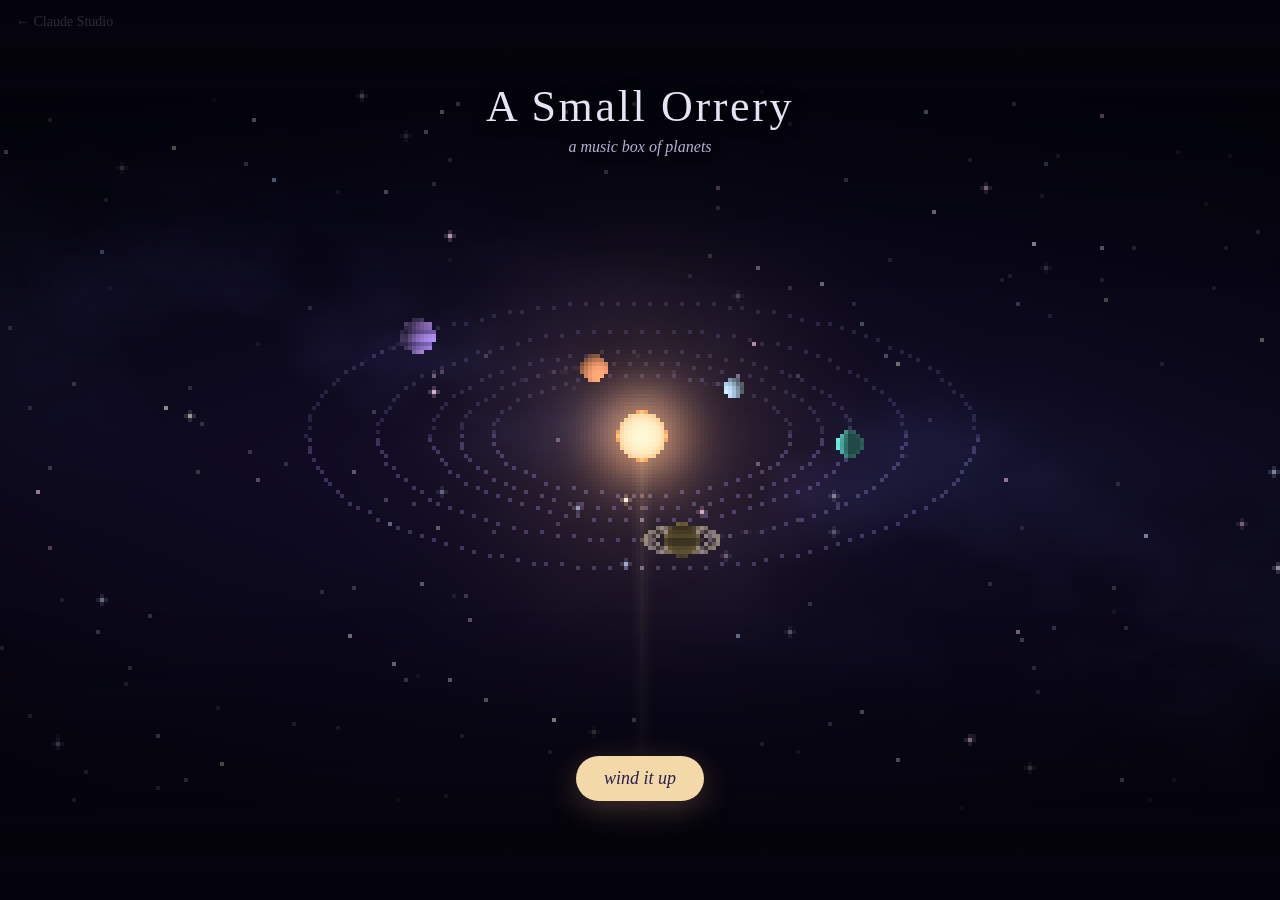
<file: studio/2026-10-06 Orrery/A Small Orrery.html>
<!doctype html>
<html lang="en">
<head>
<meta charset="utf-8">
<meta name="viewport" content="width=device-width, initial-scale=1">
<title>A Small Orrery</title>
<style>
  html, body { margin: 0; height: 100%; background: #05040c; overflow: hidden; }
  body { display: flex; align-items: center; justify-content: center; color: #e8e2f5;
         font-family: Georgia, "Iowan Old Style", "Palatino Linotype", serif; }
  canvas {
    image-rendering: pixelated;
    image-rendering: crisp-edges;
    width: min(100vw, calc(100vh * 16 / 9));
    height: auto;
    aspect-ratio: 16 / 9;
    display: block;
    touch-action: manipulation;
    cursor: crosshair;
  }
  [hidden] { display: none !important; }   /* the rules below set display, which would otherwise beat the attribute */
  .ui { position: fixed; z-index: 2; }
  #back { top: 14px; left: 16px; font-size: 14px; color: #a99fc4; text-decoration: none; opacity: 0.5; transition: opacity 0.3s ease; }
  #back:hover, #back:focus { opacity: 1; }
  #controls { top: 10px; right: 12px; display: flex; gap: 6px; }
  #controls button {
    font: 15px/1 Georgia, "Palatino Linotype", serif; color: #d9d2ea; background: rgba(23, 20, 42, 0.6);
    border: 1px solid rgba(169, 159, 196, 0.35); border-radius: 6px; padding: 7px 10px; cursor: pointer;
    opacity: 0.55; transition: opacity 0.3s ease;
  }
  #controls button:hover, #controls button:focus-visible { opacity: 1; }
  #hint, #align {
    left: 0; right: 0; text-align: center; font-style: italic; pointer-events: none; opacity: 0;
    text-shadow: 0 2px 12px rgba(0, 0, 0, 0.85);
  }
  #hint { bottom: 4vh; font-size: 15px; color: #d9d2ea; transition: opacity 1.2s ease; }
  #align { top: 11vh; font-size: 20px; letter-spacing: 0.06em; color: #f4d9a8; transition: opacity 2.5s ease; }
  #clock { right: 14px; bottom: 12px; font: 12px/1.4 ui-monospace, Consolas, monospace; color: #a99fc4;
           opacity: 0; transition: opacity 1s ease; pointer-events: none; }
  #tip { font: italic 13px/1.3 Georgia, serif; color: #f4d9a8; pointer-events: none; opacity: 0;
         text-shadow: 0 1px 8px rgba(0, 0, 0, 0.9); transform: translate(14px, -22px); white-space: nowrap; }
  #intro {                                  /* title above the orrery, the button below it: the worlds stay in view */
    inset: 0; display: flex; flex-direction: column; align-items: center; justify-content: space-between;
    text-align: center; padding: 9vh 20px 11vh; box-sizing: border-box; cursor: pointer;
    background: linear-gradient(rgba(5, 4, 12, 0.55), rgba(5, 4, 12, 0) 32%, rgba(5, 4, 12, 0) 68%, rgba(5, 4, 12, 0.55));
    transition: opacity 1.2s ease;
  }
  #intro h1 { font-weight: normal; font-size: clamp(26px, 5vw, 44px); letter-spacing: 0.06em; margin: 0 0 6px;
              text-shadow: 0 2px 16px rgba(0, 0, 0, 0.9); }
  #intro p { margin: 0; color: #b9b0d6; font-style: italic; text-shadow: 0 2px 12px rgba(0, 0, 0, 0.9); }
  #start {
    font: italic 18px Georgia, "Palatino Linotype", serif; color: #2a2150; background: #f4d9a8; border: 0;
    border-radius: 999px; padding: 12px 28px; cursor: pointer; box-shadow: 0 8px 30px rgba(244, 179, 122, 0.25);
  }
  #start:hover, #start:focus-visible { background: #ffe6bd; }
  .sr { position: absolute; width: 1px; height: 1px; overflow: hidden; clip: rect(0 0 0 0); white-space: nowrap; }
  #selftest { position: fixed; left: 8px; bottom: 8px; font: 12px ui-monospace, Consolas, monospace; color: #9f9; }
</style>
</head>
<body>
<canvas id="c" width="320" height="180" aria-label="An orrery: small worlds circling a sun, each ringing a note as it crosses a line of light"></canvas>
<a id="back" class="ui" href="../index.html">← Claude Studio</a>
<div id="controls" class="ui" hidden>
  <button id="mute" type="button" aria-pressed="false" title="sound (M)">♪ on</button>
  <button id="reset" type="button" title="start over (R)" aria-label="start over">↺</button>
</div>
<div id="hint" class="ui">tap the sky to add a world · tap a world to let it go</div>
<div id="align" class="ui">the planets align</div>
<div id="clock" class="ui"></div>
<div id="tip" class="ui"></div>
<div id="intro" class="ui">
  <div><h1>A Small Orrery</h1><p>a music box of planets</p></div>
  <button id="start" type="button">wind it up</button>
</div>
<div id="live" class="sr" aria-live="polite"></div>
<script>
"use strict";
// A Small Orrery: a music box of planets. Every world rings as it crosses the line of light below the sun, and its
// orbit decides its note and its rhythm. Kepler's third law (1619, in a book about the harmony of the world): the
// square of a year is the cube of its orbit. Here each year is rounded to whole beats, so every note lands on the
// beat, and worlds that set off together come back into line - all of them at once - every grand year.

// ==== LOGIC BEGIN: pure functions and data only (no DOM, no audio); the Node test evaluates exactly this part ====
const BEAT = 0.42;                    // seconds per beat; every chime lands on a whole beat
const TILT = 0.40;                    // the orrery seen from above at an angle: orbits are ellipses this flat
const R0 = 18;                        // radius of a one-beat orbit in pixels: r = R0 * period^(2/3)
const MIN_P = 2, MAX_P = 23, MAX_WORLDS = 12, MAX_PER_ORBIT = 2;   // a 23-beat orbit just fits the picture
const DEFAULT = [3, 4, 5, 7, 10];     // they set off together, so they ring a chord at the first beat and every 420th
const SCALE = [0, 3, 5, 7, 10];       // A minor pentatonic, semitones above A: any handful of these sounds well together
const NOTE_NAMES = ["A", "C", "D", "E", "G"];
const PALETTE = [                     // a world's colour comes from its year, so the same orbit always looks the same
  [0.55, 0.85, 0.45], [0.95, 0.55, 0.75], [0.72, 0.56, 1.00], [0.65, 0.83, 1.00],
  [0.92, 0.55, 0.38], [0.35, 0.85, 0.80], [1.00, 0.62, 0.52], [0.98, 0.82, 0.45],
];
const radiusFor = p => R0 * Math.pow(p, 2 / 3);
const periodFor = r => Math.min(MAX_P, Math.max(MIN_P, Math.round(Math.pow(r / R0, 1.5))));
const degreeFor = p => Math.round(7 - 4 * Math.log2(p));   // a two-beat world sings E5; each doubling of the year sinks four steps
function freqFor(p) {
  const d = degreeFor(p), oct = Math.floor(d / 5), step = ((d % 5) + 5) % 5;
  return 440 * Math.pow(2, oct + SCALE[step] / 12);
}
function noteName(p) {                // scientific pitch names: the octave number changes at C, not at A
  const d = degreeFor(p), oct = Math.floor(d / 5), step = ((d % 5) + 5) % 5;
  return NOTE_NAMES[step] + (4 + oct + (step >= 1 ? 1 : 0));
}
const isPrime = n => { if (n < 2) return false; for (let k = 2; k * k <= n; k++) if (n % k === 0) return false; return true; };
const sizeFor = p => (p <= 3 ? 2 : p <= 6 ? 3 : p <= 12 ? 4 : 5);
const velFor = f => 0.2 * Math.pow(440 / f, 0.25);          // low bells a little louder: high notes carry on their own
function makeWorld(p, k0) {
  return { p, k0, r: radiusFor(p), f: freqFor(p), note: noteName(p), col: PALETTE[p % 8], rp: sizeFor(p),
           ring: p >= 7 && isPrime(p),                       // the prime worlds wear rings
           bands: sizeFor(p) >= 4, pan: ((p * 0.37) % 1) * 0.8 - 0.4,
           born: null, leaving: null, pulseAt: -99, sx: 0, sy: 0 };
}
const angleAt = (w, beat) => Math.PI / 2 + 2 * Math.PI * (beat - w.k0) / w.p;   // pi/2 is the front, where it rings
const crosses = (w, beat) => (((beat - w.k0) % w.p) + w.p) % w.p === 0;          // whole beats only
const ringersAt = (ws, beat) => ws.filter(w => w.leaving === null && crosses(w, beat));
const gcd = (a, b) => (b ? gcd(b, a % b) : a);
const grandYear = ps => ps.reduce((a, p) => (a / gcd(a, p)) * p, 1);
function egcd(a, b) {                 // [g, x, y] with a*x + b*y = g
  if (!b) return [a, 1, 0];
  const [g, x, y] = egcd(b, a % b);
  return [g, y, x - Math.floor(a / b) * y];
}
function alignment(ws) {              // the beats at which every world rings at once are rem + k*mod; null if never
  let mod = 1, rem = 0;
  for (const w of ws) {
    const a = ((w.k0 % w.p) + w.p) % w.p;
    const [g, x] = egcd(mod, w.p);
    if ((a - rem) % g !== 0) return null;                    // two worlds half a year apart on one orbit never meet
    const m2 = w.p / g, t = ((((a - rem) / g) * x) % m2 + m2) % m2;
    rem += mod * t; mod *= m2; rem = ((rem % mod) + mod) % mod;
  }
  return { mod, rem };
}
function nextAlignment(ws, beat) {    // the first whole beat >= beat at which every world rings together
  if (ws.length < 2) return null;
  const al = alignment(ws);
  if (!al) return null;
  return al.rem + Math.ceil((beat - al.rem) / al.mod) * al.mod;
}
// ==== LOGIC END ====

function mulberry32(a) {
  return function () {
    a |= 0; a = a + 0x6D2B79F5 | 0;
    let t = Math.imul(a ^ a >>> 15, 1 | a);
    t = t + Math.imul(t ^ t >>> 7, 61 | t) ^ t;
    return ((t ^ t >>> 14) >>> 0) / 4294967296;
  };
}
const params = new URLSearchParams(location.search);
const POSTER = params.has("poster"), SELFTEST = params.has("selftest");
const REDUCED = window.matchMedia && matchMedia("(prefers-reduced-motion: reduce)").matches;

// ---- the picture: a small buffer painted in layers every frame - 320x180 on a wide screen, 180x320 held upright ----
// (upright, a 320x180 picture would be a thin strip with worlds four screen pixels wide: too small to tap)
let W = 320, H = 180, CX = 160, CY = 86, VS = 1;       // VS shrinks the orbits to fit an upright picture
const cv = document.getElementById("c");
const g2d = cv.getContext("2d");
let img, buf, bg, VIG, GLOW, stars = [], portrait = null;
const N4 = [[1, 0], [-1, 0], [0, 1], [0, -1]];
const GOLD = [1.0, 0.84, 0.55], BEAM = [1.0, 0.86, 0.62], ORBIT = [0.62, 0.58, 0.92];
const SUN_CORE = [1.0, 0.95, 0.80], SUN_EDGE = [1.0, 0.62, 0.32], SUN_GLOW = [1.0, 0.70, 0.42];
const mix = (a, b, t) => [a[0] + (b[0] - a[0]) * t, a[1] + (b[1] - a[1]) * t, a[2] + (b[2] - a[2]) * t];
function set(x, y, c) { x |= 0; y |= 0; if (x >= 0 && x < W && y >= 0 && y < H) { const i = (y * W + x) * 3; buf[i] = c[0]; buf[i + 1] = c[1]; buf[i + 2] = c[2]; } }
function addc(x, y, c, k) { x |= 0; y |= 0; if (x >= 0 && x < W && y >= 0 && y < H) { const i = (y * W + x) * 3; buf[i] += c[0] * k; buf[i + 1] += c[1] * k; buf[i + 2] += c[2] * k; } }
function blend(x, y, c, a) { x |= 0; y |= 0; if (x >= 0 && x < W && y >= 0 && y < H) { const i = (y * W + x) * 3; for (let j = 0; j < 3; j++) buf[i + j] += (c[j] - buf[i + j]) * a; } }

const rnd = mulberry32(1619);         // the year of Harmonices Mundi
function hash2(i, j) {
  let h = Math.imul(i, 374761393) + Math.imul(j, 668265263) | 0;
  h = Math.imul(h ^ (h >>> 13), 1274126177);
  return ((h ^ (h >>> 16)) >>> 0) / 4294967296;
}
function vnoise2(x, y) {
  const i = Math.floor(x), j = Math.floor(y), fx = x - i, fy = y - j;
  const sx = fx * fx * (3 - 2 * fx), sy = fy * fy * (3 - 2 * fy);
  const a = hash2(i, j), b = hash2(i + 1, j), c = hash2(i, j + 1), d = hash2(i + 1, j + 1);
  return a + (b - a) * sx + (c - a) * sy + (a - b - c + d) * sx * sy;
}
function fbm2(x, y) {
  let s = 0, amp = 1, n = 0;
  for (let o = 0; o < 5; o++) { s += amp * vnoise2(x, y); n += amp; amp *= 0.5; x *= 2.03; y *= 2.03; }
  return s / n;
}
const TINTS = [[1, 1, 1], [0.75, 0.85, 1], [1, 0.8, 0.9], [1, 0.95, 0.8]];
function layout() {                   // (re)build everything that depends on the picture's shape; the music carries on
  const upright = innerHeight > innerWidth * 1.15;
  if (upright === portrait) return;
  portrait = upright;
  if (portrait) { W = 180; H = 320; CX = 90; CY = 150; VS = (W / 2 - 6) / radiusFor(MAX_P); }
  else { W = 320; H = 180; CX = 160; CY = 86; VS = 1; }
  cv.width = W; cv.height = H;
  cv.style.aspectRatio = W + " / " + H;
  cv.style.width = `min(100vw, calc(100vh * ${W} / ${H}))`;
  img = g2d.createImageData(W, H);
  buf = new Float32Array(W * H * 3); bg = new Float32Array(W * H * 3); VIG = new Float32Array(W * H);
  GLOW = new Float32Array(W * H);     // the sun's glow over the WHOLE picture: cut off at a box, its edge showed
  for (let y = 0; y < H; y++) for (let x = 0; x < W; x++) {
    const d = Math.hypot(x - CX, y - CY);
    GLOW[y * W + x] = Math.exp(-((d / 12) ** 2)) * 0.55 + Math.exp(-((d / 38) ** 2)) * 0.13;
  }
  // what never moves: the sky and a faint diagonal band of nebula, painted once
  const TOP = [0.016, 0.014, 0.06], MID = [0.05, 0.034, 0.12], LOW = [0.028, 0.02, 0.075];
  const VIO = [0.36, 0.22, 0.58], TEAL = [0.12, 0.32, 0.46], bw = (34 * Math.min(W, H)) / 180;
  for (let y = 0; y < H; y++) {
    const t = y / H, sky = t < 0.5 ? mix(TOP, MID, t / 0.5) : mix(MID, LOW, (t - 0.5) / 0.5);
    for (let x = 0; x < W; x++) {
      const band = Math.exp(-(((y - H * (0.19 + (0.6 * x) / W)) / bw) ** 2));
      const n = fbm2(x * 0.016 + 3.1, y * 0.026 + 7.7);
      const k = band * Math.max(0, n - 0.38) * 0.62;
      const col = mix(VIO, TEAL, fbm2(x * 0.021 + 40, y * 0.03 + 9));
      const i = (y * W + x) * 3;
      bg[i] = sky[0] + col[0] * k; bg[i + 1] = sky[1] + col[1] * k; bg[i + 2] = sky[2] + col[2] * k;
    }
  }
  const sr = mulberry32(1619 + W);    // the stars have a generator of their own, so the sky is the same every visit
  stars = [];
  for (let k = 0, n = Math.round((W * H) / 300); k < n; k++) {
    const x = Math.floor(sr() * W), y = Math.floor(sr() * H), b = Math.pow(sr(), 2.3);
    const tint = TINTS[Math.floor(sr() * 4)], ph = sr() * 6.28, sp = 0.5 + sr() * 2;
    if (Math.hypot((x - CX) / 1.2, y - CY) >= 16) stars.push({ x, y, b, tint, ph, sp });   // none inside the sun
  }
  for (let y = 0; y < H; y++) for (let x = 0; x < W; x++) {
    const u = (x / W - 0.5) * 1.5, v = (y / H - 0.5) * 1.6;
    VIG[y * W + x] = 1 - 0.5 * (u * u + v * v);
  }
}
layout();
const GAMMA = new Uint8Array(1024);
for (let i = 0; i < 1024; i++) GAMMA[i] = Math.round(Math.pow(i / 1023, 1 / 1.1) * 255);
const SA = TILT, CA = Math.sqrt(1 - TILT * TILT);           // the view: looking down at asin(0.4) = 23.6 degrees

function drawOrbit(p, front, k, col) {
  const r = radiusFor(p) * VS, n = Math.max(24, Math.round((2 * Math.PI * r) / 4));
  for (let i = 0; i < n; i++) {
    const th = (2 * Math.PI * i) / n + 0.13, s = Math.sin(th);
    if ((s >= 0) !== front) continue;
    addc(Math.round(CX + r * Math.cos(th)), Math.round(CY + r * TILT * s), col || ORBIT, (front ? 0.24 : 0.14) * k);
  }
}
function drawSun(now, boost) {
  const flick = boost * (1 + 0.03 * Math.sin(now * 2.1) + 0.02 * Math.sin(now * 5.3));
  for (let p = 0; p < W * H; p++) {
    const k = flick * GLOW[p];
    if (k > 0.0005) { const i = p * 3; buf[i] += SUN_GLOW[0] * k; buf[i + 1] += SUN_GLOW[1] * k; buf[i + 2] += SUN_GLOW[2] * k; }
  }
  const R = 6;
  for (let y = -R; y <= R; y++) for (let x = -R; x <= R; x++) {
    const d2 = x * x + y * y;
    if (d2 > R * R + R * 0.6) continue;
    const mu = Math.sqrt(Math.max(0, 1 - d2 / (R * R + 1)));
    const c = mix(SUN_EDGE, SUN_CORE, Math.pow(mu, 0.6));
    set(CX + x, CY + y, [c[0] * flick, c[1] * flick, c[2] * flick]);
  }
}
const easeOutBack = u => 1 + 2.2 * Math.pow(u - 1, 3) + 1.2 * Math.pow(u - 1, 2);
function place(w, beat) {
  const th = angleAt(w, beat), ct = Math.cos(th), st = Math.sin(th);
  w.sx = CX + w.r * VS * ct; w.sy = CY + w.r * VS * TILT * st;
  return { w, th, ct, st, back: st < 0 };
}
function drawRing(q, rp, half, a) {   // a ring lies in the orbital plane, so it is an ellipse as flat as the orbits
  const { w } = q, x0 = Math.round(w.sx), y0 = Math.round(w.sy);
  for (let dy = -Math.ceil(rp * 1.3); dy <= Math.ceil(rp * 1.3); dy++) for (let dx = -Math.ceil(rp * 2.6); dx <= Math.ceil(rp * 2.6); dx++) {
    const e = Math.hypot(dx, dy / TILT) / rp;
    if (e < 1.55 || e > 2.45) continue;
    if ((dy > 0) !== (half === "front")) continue;
    if (half === "back" && dx * dx + dy * dy <= rp * rp + rp * 0.5) continue;   // the world hides the far side
    blend(x0 + dx, y0 + dy, [0.95, 0.88, 0.72], a * (0.32 + 0.22 * Math.sin(e * 9)));
  }
}
function drawWorld(q, now, beat) {
  const w = q.w;
  let a = 1, grow = 1;
  if (w.born !== null && now - w.born < 0.6) grow = Math.max(0.05, easeOutBack((now - w.born) / 0.6));
  if (w.leaving !== null) { const u = Math.min(1, (now - w.leaving) / 0.8); a = 1 - u; grow = 1 + 0.6 * u; }
  if (a <= 0) return;
  for (let j = 1; j <= 9; j++) {      // a faint trail
    const th = angleAt(w, beat - j * 0.006 * w.p);
    addc(Math.round(CX + w.r * VS * Math.cos(th)), Math.round(CY + w.r * VS * TILT * Math.sin(th)), w.col, 0.1 * (1 - j / 10) * a);
  }
  const x0 = Math.round(w.sx), y0 = Math.round(w.sy), rp = w.rp * grow;
  const pulse = Math.exp(-Math.max(0, now - w.pulseAt) / 0.28);
  if (pulse > 0.01) {                 // it glows as it rings
    const R = Math.ceil(rp + 7);
    for (let dy = -R; dy <= R; dy++) for (let dx = -R; dx <= R; dx++)
      addc(x0 + dx, y0 + dy, w.col, 0.75 * pulse * a * Math.exp(-((Math.hypot(dx, dy) / (rp + 2.5)) ** 2)));
  }
  if (w.ring) drawRing(q, rp, "back", a);
  // the lit side faces the sun: worlds in front of it show a crescent, worlds behind it are full. The night side
  // keeps a dim version of the world's colour, or the worlds in front - the ones ringing - would be black blobs.
  const s = [-q.ct, q.st * SA, -q.st * CA];
  const lim = rp * rp + rp * 0.5, R = Math.ceil(rp);
  for (let dy = -R; dy <= R; dy++) for (let dx = -R; dx <= R; dx++) {
    if (dx * dx + dy * dy > lim) continue;
    const nx = dx / (rp + 0.5), ny = -dy / (rp + 0.5), nz = Math.sqrt(Math.max(0, 1 - nx * nx - ny * ny));
    const lam = Math.max(0, nx * s[0] + ny * s[1] + nz * s[2]);
    let c = w.col;
    if (w.bands) c = mix(c, [c[0] * 0.62, c[1] * 0.62, c[2] * 0.7], 0.5 + 0.5 * Math.sin(dy * 1.9 + w.p));
    const rim = Math.pow(1 - nz, 2) * 0.35;                    // a thin bright edge all round, like a lit atmosphere
    const k = (0.3 + 0.85 * lam + rim + 0.55 * pulse) * (q.back ? 0.88 : 1);
    blend(x0 + dx, y0 + dy, [c[0] * k, c[1] * k, c[2] * k], a);
  }
  if (w.ring) drawRing(q, rp, "front", a);
}

// ---- the orrery's state ----------------------------------------------------------------------------------------------
let worlds = DEFAULT.map(p => makeWorld(p, 0));
const ripples = [], sparks = [];
let beamFlash = 0, sunPulse = 0, hoverP = 0, hoverWorld = null, lastNow = 0;
const pageStart = performance.now() / 1000;
const POSTER_BEAT = parseFloat(params.get("poster")) || 13.4;
let actx = null, graph = null, startTime = 0, nextBeat = 0, events = [], wind = null, muted = false, started = false;
const active = () => worlds.filter(w => w.leaving === null);
const latency = () => (actx ? (actx.outputLatency || actx.baseLatency || 0) : 0);
const audioBeat = () => (actx.currentTime - latency() - startTime) / BEAT;
function currentBeat(now) {
  if (POSTER) return POSTER_BEAT;
  if (!started) return POSTER_BEAT + 0.15 * (now - pageStart) / BEAT;      // before it is wound: a slow, silent drift
  if (wind) {
    const u = Math.min(1, (now - wind.t0) / wind.dur), e = u < 0.5 ? 4 * u * u * u : 1 - Math.pow(-2 * u + 2, 3) / 2;
    if (u >= 1) wind = null;
    return wind ? wind.from + (audioBeat() - wind.from) * e : audioBeat();
  }
  return audioBeat();
}

function fire(ev, now) {              // a chime has just become audible: light it up
  for (const w of ev.worlds) {
    w.pulseAt = now;
    const y = CY + w.r * VS * TILT;
    for (let k = 0; k < 7; k++) {
      const ang = rnd() * Math.PI * 2, sp = 8 + rnd() * 20;
      sparks.push({ x: CX, y, vx: Math.cos(ang) * sp, vy: Math.sin(ang) * sp * 0.45, t0: now, life: 0.6 + rnd() * 0.6, col: w.col });
    }
    ripples.push({ x: CX, y, t0: now, dur: 0.9, rmax: 9 + w.rp * 2, col: w.col });
  }
  beamFlash = Math.min(1.5, beamFlash + 0.55);
  sunPulse = Math.min(0.8, sunPulse + 0.1);
  if (ev.all) {
    ripples.push({ x: CX, y: CY, t0: now, dur: 3.4, rmax: radiusFor(MAX_P) * VS + 20, col: GOLD });
    sunPulse = 1.2;
    const el = document.getElementById("align");
    el.style.opacity = 1;
    setTimeout(() => { el.style.opacity = 0; }, 4500);
    announce("The planets align.");
  }
}

function render(beat, now, dt) {
  buf.set(bg);
  for (const s of stars) {
    const k = (0.2 + 0.8 * s.b) * (0.6 + 0.4 * Math.sin(now * s.sp + s.ph));
    addc(s.x, s.y, s.tint, k);
    if (s.b > 0.7) for (const [dx, dy] of N4) blend(s.x + dx, s.y + dy, s.tint, 0.3 * s.b * k);
  }
  beamFlash *= Math.exp(-dt / 0.2);
  for (let y = CY + 6; y < H; y++) {  // the line of light: every world rings as it crosses it
    const k = (0.085 + 0.18 * beamFlash) * Math.exp(-(y - CY) / 75);
    addc(CX - 2, y, BEAM, k * 0.25); addc(CX - 1, y, BEAM, k * 0.6); addc(CX, y, BEAM, k);
    addc(CX + 1, y, BEAM, k * 0.6); addc(CX + 2, y, BEAM, k * 0.25);
  }
  const orbits = [...new Set(worlds.map(w => w.p))];
  const preview = hoverP && !hoverWorld && started && !POSTER;
  for (const p of orbits) drawOrbit(p, false, 1);
  if (preview) drawOrbit(hoverP, false, 2.6, GOLD);
  const placed = worlds.map(w => place(w, beat));
  for (const q of placed) if (q.back) drawWorld(q, now, beat);
  sunPulse *= Math.exp(-dt / 0.35);
  drawSun(now, 1 + sunPulse);
  for (const p of orbits) {
    drawOrbit(p, true, 1);
    addc(CX, Math.round(CY + radiusFor(p) * VS * TILT), BEAM, 0.18);   // where each orbit meets the light
  }
  if (preview) drawOrbit(hoverP, true, 2.6, GOLD);
  for (const q of placed) if (!q.back) drawWorld(q, now, beat);
  for (let i = ripples.length - 1; i >= 0; i--) {
    const rp = ripples[i], u = (now - rp.t0) / rp.dur;
    if (u >= 1) { ripples.splice(i, 1); continue; }
    const rr = rp.rmax * (1 - Math.pow(1 - u, 2)), n = Math.max(10, Math.round(rr * 5));
    for (let k = 0; k < n; k++) {
      const th = (2 * Math.PI * k) / n;
      addc(Math.round(rp.x + rr * Math.cos(th)), Math.round(rp.y + rr * TILT * Math.sin(th)), rp.col, 0.32 * (1 - u));
    }
  }
  for (let i = sparks.length - 1; i >= 0; i--) {
    const sp = sparks[i], age = now - sp.t0;
    if (age >= sp.life) { sparks.splice(i, 1); continue; }
    sp.x += sp.vx * dt; sp.y += sp.vy * dt; sp.vx *= 0.97; sp.vy *= 0.97;
    addc(Math.round(sp.x), Math.round(sp.y), sp.col, 0.9 * (1 - age / sp.life));
  }
  for (let p = 0; p < W * H; p++) {   // vignette, then out to the screen
    const k = VIG[p], i = p * 3, o = p * 4;
    for (let j = 0; j < 3; j++) {
      const v = buf[i + j] * k;
      img.data[o + j] = GAMMA[v <= 0 ? 0 : v >= 1 ? 1023 : (v * 1023) | 0];
    }
    img.data[o + 3] = 255;
  }
  g2d.putImageData(img, 0, 0);
}

function frame(ms) {
  const now = ms / 1000, dt = Math.min(0.05, lastNow ? now - lastNow : 0.016);
  lastNow = now;
  if (actx) {
    const heard = actx.currentTime - latency();
    while (events.length && events[0].t <= heard) fire(events.shift(), now);
  }
  worlds = worlds.filter(w => w.leaving === null || now - w.leaving < 0.85);
  render(currentBeat(now), now, dt);
  if (!POSTER) requestAnimationFrame(frame);
}

// ---- the sound: a music box. Bells (a sine and two inharmonic partials), a little room, a quiet open fifth -----
const PARTIALS = [[1, 1, 1], [2, 0.1, 0.55], [2.756, 0.2, 0.38], [5.404, 0.06, 0.18]];   // ratio, level, decay share
function impulse(ac, secs) {
  const n = Math.floor(ac.sampleRate * secs), b = ac.createBuffer(2, n, ac.sampleRate), r = mulberry32(42);
  for (let ch = 0; ch < 2; ch++) {
    const d = b.getChannelData(ch);
    let lp = 0;
    for (let i = 0; i < n; i++) {
      lp += (r() * 2 - 1 - lp) * 0.35;                      // a little darker than white noise
      d[i] = lp * Math.exp(-(i / ac.sampleRate) * 2.6) * (i < 60 ? i / 60 : 1);
    }
  }
  return b;
}
function buildGraph(ac) {
  const master = ac.createGain(); master.gain.value = 0.85;
  const comp = ac.createDynamicsCompressor();
  comp.threshold.value = -14; comp.knee.value = 12; comp.ratio.value = 4; comp.attack.value = 0.004; comp.release.value = 0.25;
  master.connect(comp); comp.connect(ac.destination);
  const dry = ac.createGain(); dry.gain.value = 0.9; dry.connect(master);
  const verb = ac.createConvolver(); verb.buffer = impulse(ac, 2.8);
  const wet = ac.createGain(); wet.gain.value = 0.32; verb.connect(wet); wet.connect(master);
  function out(node, pan) {
    const p = ac.createStereoPanner ? ac.createStereoPanner() : null;
    if (p) { p.pan.value = pan; node.connect(p); p.connect(dry); p.connect(verb); return p; }
    node.connect(dry); node.connect(verb); return null;
  }
  function voice(t, f, vel, pan) {
    const sum = ac.createGain(), p = out(sum, pan);
    const dec = Math.min(4.2, Math.max(1.3, 2.6 * Math.sqrt(440 / f)));      // low bells ring longer
    let last = null;
    for (const [ratio, level, share] of PARTIALS) {
      const o = ac.createOscillator(), gn = ac.createGain();
      o.frequency.value = f * ratio;
      gn.gain.setValueAtTime(0.0001, t);
      gn.gain.exponentialRampToValueAtTime(vel * level, t + 0.005);
      gn.gain.exponentialRampToValueAtTime(0.0001, t + dec * share);
      o.connect(gn); gn.connect(sum);
      o.start(t); o.stop(t + dec * share + 0.05);
      if (share === 1) last = o;
    }
    last.onended = () => { sum.disconnect(); if (p) p.disconnect(); };
  }
  function glide(t, f) {              // letting a world go: its note, sinking an octave
    const o = ac.createOscillator(), lp = ac.createBiquadFilter(), gn = ac.createGain();
    o.type = "triangle"; o.frequency.setValueAtTime(f, t); o.frequency.exponentialRampToValueAtTime(f / 2, t + 0.9);
    lp.type = "lowpass"; lp.frequency.value = 1800;
    gn.gain.setValueAtTime(0.0001, t); gn.gain.exponentialRampToValueAtTime(0.09, t + 0.03); gn.gain.exponentialRampToValueAtTime(0.0001, t + 1.0);
    o.connect(lp); lp.connect(gn); out(gn, 0);
    o.start(t); o.stop(t + 1.05);
  }
  function drone() {                  // A and E, very quietly, breathing
    const lp = ac.createBiquadFilter(), gn = ac.createGain();
    lp.type = "lowpass"; lp.frequency.value = 520; lp.Q.value = 0.4;
    gn.gain.value = 0.0001;
    for (const [f, a] of [[110, 1], [164.81, 0.7], [220.5, 0.25]]) {
      const o = ac.createOscillator(), og = ac.createGain();
      o.type = "triangle"; o.frequency.value = f; og.gain.value = a;
      o.connect(og); og.connect(lp); o.start();
    }
    const lfo = ac.createOscillator(), lg = ac.createGain();
    lfo.frequency.value = 0.07; lg.gain.value = 0.008; lfo.connect(lg); lg.connect(gn.gain); lfo.start();
    lp.connect(gn); out(gn, 0);
    gn.gain.setTargetAtTime(0.022, ac.currentTime + 0.3, 2.5);
  }
  return { master, voice, glide, drone };
}
function tick() {                     // the scheduler: every bell is booked a little ahead, at the exact beat
  if (!actx || actx.state !== "running") return;
  const ahead = actx.currentTime + 0.15;
  while (startTime + nextBeat * BEAT < ahead) {
    const t = startTime + nextBeat * BEAT, ring = ringersAt(worlds, nextBeat);
    if (ring.length) {
      if (t >= actx.currentTime - 0.01) for (const w of ring) graph.voice(t, w.f, velFor(w.f), w.pan);
      events.push({ t, beat: nextBeat, worlds: ring, all: nextBeat > 0 && ring.length >= 3 && ring.length === active().length });
    }
    nextBeat++;
  }
}

// ---- playing with it ---------------------------------------------------------------------------------------------
const hintEl = document.getElementById("hint"), clockEl = document.getElementById("clock"), tipEl = document.getElementById("tip");
const DEFAULT_HINT = hintEl.textContent;
let hintTimer = 0;
function hint(msg, secs) {
  hintEl.textContent = msg || DEFAULT_HINT;
  hintEl.style.opacity = 1;
  clearTimeout(hintTimer);
  hintTimer = setTimeout(() => { hintEl.style.opacity = 0; }, (secs || 3) * 1000);
}
function announce(msg) { document.getElementById("live").textContent = msg; }
async function start() {
  if (started) return;
  started = true;
  const AC = window.AudioContext || window.webkitAudioContext;
  actx = new AC();
  try { await actx.resume(); } catch (e) { /* stays suspended until the next gesture */ }
  graph = buildGraph(actx);
  graph.drone();
  if (muted) graph.master.gain.value = 0;
  windUp(lastNow || performance.now() / 1000);
  setInterval(tick, 25);
  document.getElementById("intro").style.opacity = 0;
  setTimeout(() => { document.getElementById("intro").hidden = true; }, 1200);
  document.getElementById("controls").hidden = false;
  hint(null, 12);
  announce("The orrery is turning. Five worlds; tap the sky to add one.");
}
function windUp(now) {                // the worlds spin back into line, then the first beat is a chord
  const dur = REDUCED ? 0.01 : 1.4;
  const from = wind ? currentBeat(now) : (started && actx && startTime ? currentBeat(now) : POSTER_BEAT + 0.15 * (now - pageStart) / BEAT);
  startTime = actx.currentTime + dur + 2.2 * BEAT;
  nextBeat = 0; events = [];
  wind = { from, t0: now, dur };
}
function addWorld(p) {
  const act = active();
  if (act.length >= MAX_WORLDS) { hint("the orrery is full: let a world go first"); return; }
  const same = act.filter(w => w.p === p).length;
  if (same >= MAX_PER_ORBIT) { hint("two worlds already share that orbit"); return; }
  const w = makeWorld(p, same ? Math.floor(p / 2) : 0);    // a second world on one orbit runs half a year behind
  w.born = lastNow;
  worlds.push(w);
  if (graph) graph.voice(actx.currentTime + 0.02, w.f, velFor(w.f) * 0.55, w.pan);
  announce(`A world with a ${p}-beat year joined. It sings ${w.note}.`);
}
function letGo(w) {
  w.leaving = lastNow;
  if (graph) graph.glide(actx.currentTime + 0.01, w.f);
  announce(`The ${w.p}-beat world was let go.`);
}
function sunHum() {                   // tap the sun: it hums every world's note, low to high
  if (!graph) return;
  const fs = [...new Set(active().map(w => w.f))].sort((a, b) => a - b);
  fs.forEach((f, i) => graph.voice(actx.currentTime + 0.03 + i * 0.09, f, velFor(f) * 0.7, (i / Math.max(1, fs.length - 1)) * 0.8 - 0.4));
  sunPulse = 0.9;
}
function toCanvas(e) {
  const b = cv.getBoundingClientRect();
  return [((e.clientX - b.left) * W) / b.width, ((e.clientY - b.top) * H) / b.height];
}
function worldAt(x, y) {
  let best = null, bd = 1e9;
  for (const w of worlds) {
    if (w.leaving !== null) continue;
    const d = Math.hypot(x - w.sx, y - w.sy);
    if (d <= w.rp + 4 && d < bd) { best = w; bd = d; }
  }
  return best;
}
cv.addEventListener("pointerdown", e => {
  if (!started) { start(); return; }
  const [x, y] = toCanvas(e), w = worldAt(x, y);
  if (w) { letGo(w); return; }
  if (Math.hypot(x - CX, y - CY) < 10) { sunHum(); return; }
  addWorld(periodFor(Math.hypot(x - CX, (y - CY) / TILT) / VS));
});
cv.addEventListener("pointermove", e => {
  if (e.pointerType !== "mouse" || !started) return;
  const [x, y] = toCanvas(e);
  hoverWorld = worldAt(x, y);
  hoverP = Math.hypot(x - CX, y - CY) < 10 ? 0 : periodFor(Math.hypot(x - CX, (y - CY) / TILT) / VS);
  tipEl.style.left = e.clientX + "px"; tipEl.style.top = e.clientY + "px";
  tipEl.textContent = hoverWorld ? `a ${hoverWorld.p}-beat world · ${hoverWorld.note} · tap to let it go`
                    : hoverP ? `a ${hoverP}-beat year · ${noteName(hoverP)}` : "the sun · tap to hear every world";
  tipEl.style.opacity = 0.9;
});
cv.addEventListener("pointerleave", () => { hoverP = 0; hoverWorld = null; tipEl.style.opacity = 0; });
document.getElementById("intro").addEventListener("click", start);
document.getElementById("mute").addEventListener("click", toggleMute);
document.getElementById("reset").addEventListener("click", reset);
function toggleMute() {
  muted = !muted;
  const b = document.getElementById("mute");
  b.textContent = muted ? "♪ off" : "♪ on";
  b.setAttribute("aria-pressed", String(muted));
  if (graph) graph.master.gain.setTargetAtTime(muted ? 0 : 0.85, actx.currentTime, 0.05);
}
function reset() {
  if (!started) return;
  worlds = DEFAULT.map(p => makeWorld(p, 0));
  windUp(lastNow);
  announce("Back to the first five worlds.");
}
document.addEventListener("keydown", e => {
  if (e.target.tagName === "BUTTON" && (e.key === " " || e.key === "Enter")) return;
  if (!started) { if (e.key === " " || e.key === "Enter") { e.preventDefault(); start(); } return; }
  const k = e.key.toLowerCase();
  if (k === " ") { e.preventDefault(); if (actx.state === "running") actx.suspend(); else actx.resume(); }
  else if (k === "m") toggleMute();
  else if (k === "r") reset();
  else if (k === "n") {               // a new world on a random free orbit, for anyone not using a pointer
    const free = [];
    for (let p = MIN_P; p <= 20; p++) if (active().filter(w => w.p === p).length === 0) free.push(p);
    if (free.length) addWorld(free[Math.floor(Math.random() * free.length)]);
  } else if (k === "backspace" || k === "delete") {
    const act = active();
    if (act.length) letGo(act[act.length - 1]);
  }
});
addEventListener("resize", () => {   // turning a phone swaps the picture's shape; the worlds and the music carry on
  layout();
  if (POSTER) render(POSTER_BEAT, 3.0, 0.016);
});
document.addEventListener("visibilitychange", () => {   // looking away stops the music box; time stops with it
  if (!actx) return;
  if (document.hidden) actx.suspend(); else actx.resume();
});
setInterval(() => {                   // when do they next all ring together?
  if (!started || POSTER) return;
  const act = active(), b = currentBeat(lastNow), next = nextAlignment(act, Math.ceil(b));
  const secs = next === null ? Infinity : (next - b) * BEAT;
  if (act.length >= 3 && secs < 7200 && !wind) {
    const m = Math.floor(secs / 60), s = Math.floor(secs % 60);
    clockEl.textContent = `the planets align in ${m}:${String(s).padStart(2, "0")}`;
    clockEl.style.opacity = 0.6;
  } else clockEl.style.opacity = 0;
}, 500);

// ---- poster and self-test modes ----------------------------------------------------------------------------------
if (POSTER) {                         // ?poster[=beat]: one still frame, no sound, nothing on top
  for (const id of ["intro", "back", "hint", "controls"]) document.getElementById(id).hidden = true;
  lastNow = 0;
  render(POSTER_BEAT, 3.0, 0.016);
}
async function selftest() {           // ?selftest: render 12 s offline through the real voice and report the numbers
  const out = document.createElement("pre");
  out.id = "selftest"; out.textContent = "SELFTEST running";
  document.body.appendChild(out);
  try {
    const sr = 44100, secs = 12;
    const oc = new OfflineAudioContext(2, sr * secs, sr), gr = buildGraph(oc), ws = DEFAULT.map(p => makeWorld(p, 0));
    gr.drone();
    let notes = 0;
    for (let b = 0; 0.1 + b * BEAT < secs - 0.5; b++) for (const w of ringersAt(ws, b)) { gr.voice(0.1 + b * BEAT, w.f, velFor(w.f), w.pan); notes++; }
    gr.glide(6, 440);
    const res = await oc.startRendering();
    let peak = 0, sum = 0, bad = 0, n = 0;
    for (let ch = 0; ch < res.numberOfChannels; ch++) {
      const d = res.getChannelData(ch);
      for (let i = 0; i < d.length; i++) { const v = d[i]; if (!Number.isFinite(v)) bad++; else { peak = Math.max(peak, Math.abs(v)); sum += v * v; n++; } }
    }
    out.textContent = `SELFTEST notes=${notes} peak=${peak.toFixed(3)} rms=${Math.sqrt(sum / n).toFixed(4)} nonfinite=${bad} samples=${res.length}`;
  } catch (err) {
    out.textContent = "SELFTEST error " + (err && err.message ? err.message : err);
  }
  console.log(out.textContent);
}
if (SELFTEST) selftest();
if (!POSTER) requestAnimationFrame(frame);
</script>
</body>
</html>
</file>
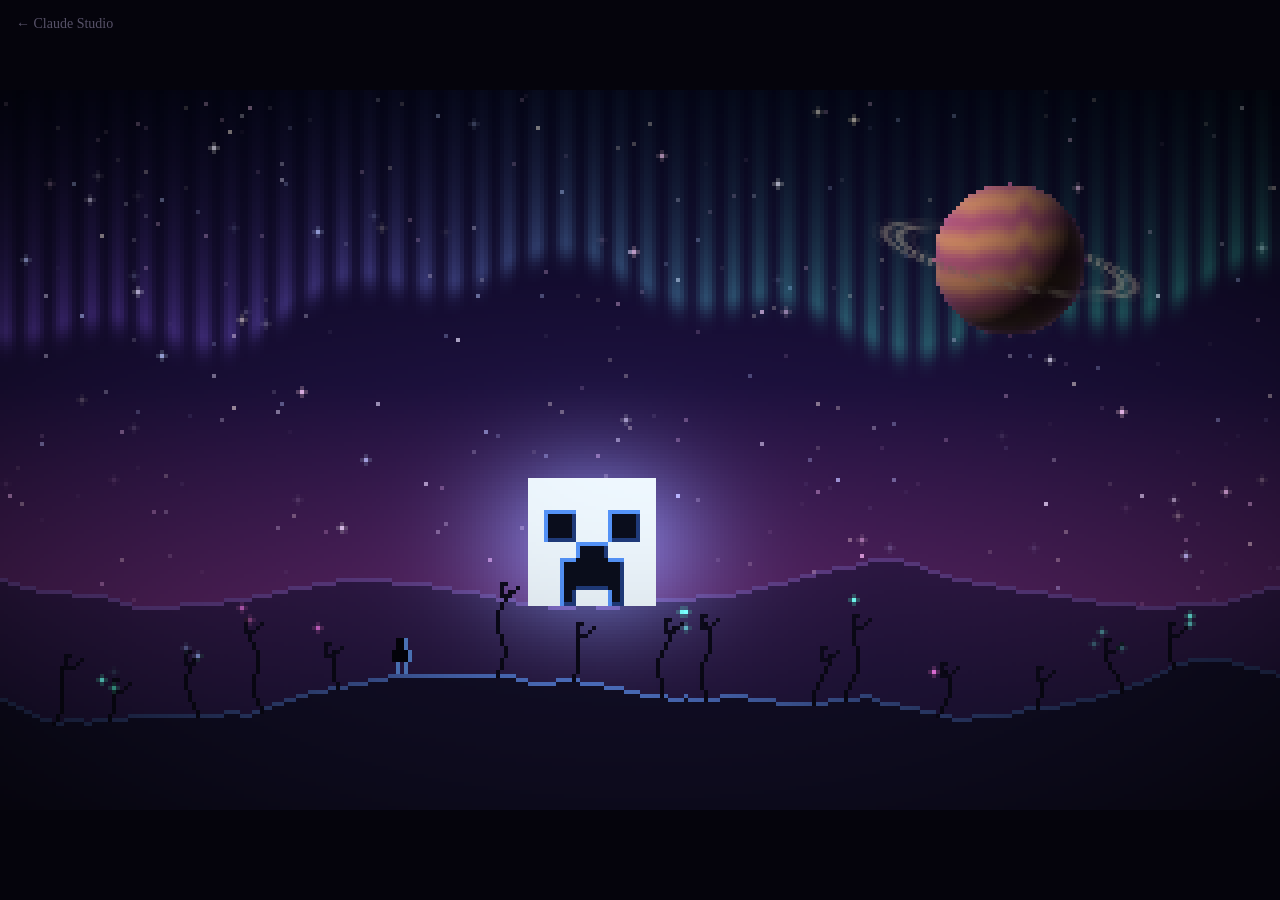
<file: studio/2026-10-06 Sixty-Four/A night on Atuscurt (animated).html>
<!doctype html>
<html lang="en">
<head>
<meta charset="utf-8">
<meta name="viewport" content="width=device-width, initial-scale=1">
<title>Atuscurt, Alive</title>
<style>
  html, body { margin: 0; height: 100%; background: #05040c; overflow: hidden; }
  body { display: flex; align-items: center; justify-content: center; }
  canvas {
    image-rendering: pixelated;
    image-rendering: crisp-edges;
    width: min(100vw, calc(100vh * 16 / 9));
    height: auto;
    aspect-ratio: 16 / 9;
    display: block;
  }
  #title {
    position: fixed; left: 0; right: 0; bottom: 6vh; text-align: center; pointer-events: none;
    font: italic 20px/1.4 Georgia, "Palatino Linotype", serif; color: #e8e2f5; letter-spacing: 0.05em;
    opacity: 0; transition: opacity 2.5s ease; text-shadow: 0 2px 12px rgba(0, 0, 0, 0.8);
  }
  #back {
    position: fixed; top: 14px; left: 16px; z-index: 1; font: 14px/1.4 Georgia, "Palatino Linotype", serif;
    color: #a99fc4; text-decoration: none; opacity: 0.5; transition: opacity 0.3s ease;
  }
  #back:hover, #back:focus { opacity: 1; }
</style>
</head>
<body>
<canvas id="c" width="320" height="180"></canvas>
<div id="title">A night on Atuscurt</div>
<a id="back" href="../index.html">← Claude Studio</a>
<script>
"use strict";
// The still picture (atuscurt.py), alive. Same scene, same seed: aurora, stars, the ringed planet, the face.
const W = 320, H = 180;
const cv = document.getElementById("c");
const ctx = cv.getContext("2d");
const img = ctx.createImageData(W, H);
const buf = new Float32Array(W * H * 3);

function mulberry32(a) {
  return function () {
    a |= 0; a = a + 0x6D2B79F5 | 0;
    let t = Math.imul(a ^ a >>> 15, 1 | a);
    t = t + Math.imul(t ^ t >>> 7, 61 | t) ^ t;
    return ((t ^ t >>> 14) >>> 0) / 4294967296;
  };
}
const rnd = mulberry32(64);
const lattice = Array.from({ length: 1024 }, () => rnd());
function vnoise(x) {
  const i = Math.floor(x), f = x - i, s = f * f * (3 - 2 * f);
  const a = lattice[((i % 1024) + 1024) % 1024], b = lattice[(((i + 1) % 1024) + 1024) % 1024];
  return a + (b - a) * s;
}
function fbm(x) {
  let s = 0, amp = 1, fr = 1, n = 0;
  for (let o = 0; o < 4; o++) { s += amp * vnoise(x * fr); n += amp; amp *= 0.5; fr *= 2.03; }
  return s / n;
}
const mix = (a, b, t) => [a[0] + (b[0] - a[0]) * t, a[1] + (b[1] - a[1]) * t, a[2] + (b[2] - a[2]) * t];
function set(x, y, c) { if (x >= 0 && x < W && y >= 0 && y < H) { const i = (y * W + x) * 3; buf[i] = c[0]; buf[i + 1] = c[1]; buf[i + 2] = c[2]; } }
function addc(x, y, c, k) { if (x >= 0 && x < W && y >= 0 && y < H) { const i = (y * W + x) * 3; buf[i] += c[0] * k; buf[i + 1] += c[1] * k; buf[i + 2] += c[2] * k; } }
function blend(x, y, c, a) { if (x >= 0 && x < W && y >= 0 && y < H) { const i = (y * W + x) * 3; for (let j = 0; j < 3; j++) buf[i + j] += (c[j] - buf[i + j]) * a; } }

// ---- what never moves: sky rows, hills, flora, the traveller -------------------------------------------------
const TOP = [0.015, 0.02, 0.10], MID = [0.09, 0.05, 0.21], HORIZON = [0.32, 0.12, 0.36];
const skyRow = [];
for (let y = 0; y < H; y++) {
  const t = y / (H * 0.74);
  skyRow.push(t < 0.55 ? mix(TOP, MID, Math.min(t / 0.55, 1)) : mix(MID, HORIZON, Math.min((t - 0.55) / 0.45, 1)));
}
const stars = [];
const tints = [[1, 1, 1], [0.75, 0.85, 1], [1, 0.8, 0.9], [1, 0.95, 0.8]];
for (let k = 0; k < 330; k++) {
  stars.push({ x: Math.floor(rnd() * W), y: Math.floor(rnd() * H * 0.72), b: Math.pow(rnd(), 2.2),
               tint: tints[Math.floor(rnd() * 4)], ph: rnd() * 6.28, sp: 0.6 + rnd() * 2.2 });
}
const far = [], near = [];
for (let x = 0; x < W; x++) {
  far.push(Math.floor(118 + 11 * fbm(x * 0.018 + 3) + 4 * Math.sin(x * 0.05)));
  near.push(Math.floor(143 + 15 * fbm(x * 0.024 + 7) + 6 * Math.sin(x * 0.03 + 1)));
}
const FACE = ["........", "........", ".##..##.", ".##..##.", "...##...", "..####..", "..####..", "..#..#.."];
const CELL = 4, CX = 148, HALF = 4 * CELL;
const baseY = Math.min(...far.slice(CX - HALF, CX + HALF)) + 2;   // the face stands on the ridge's lowest point under it
const FX0 = CX - HALF, FY0 = baseY - 8 * CELL;
const flora = [];
for (let i = 0; i < 16; i++) {
  const x0 = 8 + i * 19 + Math.floor(rnd() * 13) - 6;
  const h = 9 + Math.floor(rnd() * 14), lean = rnd() * 0.5 - 0.25;
  const spores = [];
  if (Math.abs(x0 - 100) >= 10 && rnd() < 0.6) {
    const col = [[0.3, 1, 0.8], [1, 0.45, 0.85], [0.6, 0.8, 1]][Math.floor(rnd() * 3)];
    const n = 1 + Math.floor(rnd() * 3);
    for (let s = 0; s < n; s++) spores.push({ dx: Math.floor(rnd() * 9) - 4, dy: Math.floor(rnd() * 7) - 5, col, ph: rnd() * 6.28 });
  }
  if (Math.abs(x0 - 100) >= 10 && x0 >= 0 && x0 < W) flora.push({ x0, h, lean, i, spores });
}
const PX = 252, PY = 42, PR = 19;
let L = [-0.6, -0.55, 0.58]; { const n = Math.hypot(...L); L = L.map(v => v / n); }

// the vignette and the brightness curve never change: computed once, not 57,600 times a frame
const VIG = new Float32Array(W * H);
for (let y = 0; y < H; y++) for (let x = 0; x < W; x++) {
  const u = (x / W - 0.5) * 1.6, v = (y / H - 0.5) * 1.6;
  VIG[y * W + x] = 1 - 0.55 * (u * u + v * v);
}
const GAMMA = new Uint8Array(1024);
for (let i = 0; i < 1024; i++) GAMMA[i] = Math.round(Math.pow(i / 1023, 1 / 1.1) * 255);

// ---- every frame -----------------------------------------------------------------------------------------------
let shoot = null;
function frame(ms) {
  const t = ms / 1000;
  for (let y = 0; y < H; y++) { const c = skyRow[y]; for (let x = 0; x < W; x++) set(x, y, c); }
  for (const s of stars) {                                       // stars, each on its own slow twinkle
    const k = (0.25 + 0.75 * s.b) * (0.55 + 0.45 * Math.sin(t * s.sp + s.ph));
    addc(s.x, s.y, s.tint, k);
    if (s.b > 0.62) for (const [dx, dy] of [[1, 0], [-1, 0], [0, 1], [0, -1]]) blend(s.x + dx, s.y + dy, s.tint, 0.35 * s.b * k);
  }
  for (let x = 0; x < W; x++) {                                  // the aurora, swaying
    const centre = 50 + 9 * Math.sin(0.031 * x + 0.4 + t * 0.15) + 4 * Math.sin(0.11 * x + 2.1 - t * 0.23);
    const streak = 0.55 + 0.45 * Math.sin(0.9 * x + 0.3 * Math.sin(0.2 * x + t * 0.5) + t * 0.35);
    const col = mix([0.15, 0.95, 0.65], [0.55, 0.35, 1.0], 0.5 + 0.5 * Math.sin(0.012 * x + 1.3 + t * 0.07));
    for (let y = 0; y < 110; y++) {
      const d = y - centre;
      let k = d > 0 ? Math.exp(-((d / 4.5) ** 2)) : Math.exp(d / 22);
      k *= streak * 0.32;
      if (k > 0.004) addc(x, y, col, k);
    }
  }
  if (!shoot && Math.random() < 0.004) shoot = { x: 20 + Math.random() * 200, y: 6 + Math.random() * 40, t0: t };
  if (shoot) {                                                    // now and then, a shooting star
    const age = t - shoot.t0;
    if (age > 0.9) shoot = null;
    else for (let k = 0; k < 14; k++) {
      const p = age * 90 - k * 1.2;
      if (p > 0) addc(Math.floor(shoot.x + p), Math.floor(shoot.y + p * 0.35), [1, 0.95, 0.85], (1 - k / 14) * (1 - age / 0.9));
    }
  }
  for (let y = PY - 30; y < PY + 30; y++) {                       // the planet, its bands drifting slowly
    for (let x = PX - 44; x < PX + 44; x++) {
      const u = x - PX, v = y - PY, d2 = u * u + v * v;
      const ang = -0.22, ru = u * Math.cos(ang) - v * Math.sin(ang), rv = u * Math.sin(ang) + v * Math.cos(ang);
      const r = Math.sqrt((ru / 36) ** 2 + (rv / 7.5) ** 2);
      const onPlanet = d2 <= PR * PR;
      if (onPlanet) {
        const z = Math.sqrt(Math.max(PR * PR - d2, 0)), n = [u / PR, v / PR, z / PR];
        const lam = Math.max(0, n[0] * L[0] + n[1] * L[1] + n[2] * L[2]);
        const band = 0.5 + 0.5 * Math.sin(v * 0.62 + 2.2 * vnoise(u * 0.3 + 40 + t * 0.6) + 0.8);
        const base = mix([0.95, 0.60, 0.42], [0.80, 0.36, 0.52], band);
        const rim = Math.pow(Math.max(0, 1 - z / PR), 3);
        set(x, y, [base[0] * (0.08 + 0.95 * lam) + 0.55 * 0.35 * rim, base[1] * (0.08 + 0.95 * lam) + 0.35 * 0.35 * rim,
                   base[2] * (0.08 + 0.95 * lam) + 0.75 * 0.35 * rim]);
      }
      if (r > 0.66 && r < 1.0) {
        const front = rv > 0;
        if (onPlanet && !front) continue;
        const gap = 0.55 + 0.45 * Math.sin(r * 58);
        const a = Math.max(0, Math.min(0.8, 0.55 * gap * (1 - Math.abs(r - 0.83) / 0.17)));
        const sh = onPlanet && front ? 0.45 : 1.0;
        blend(x, y, [0.95 * sh, 0.88 * sh, 0.76 * sh], a);
      }
    }
  }
  const FAR_COL = [0.11, 0.065, 0.21];
  for (let x = 0; x < W; x++) {                                    // the far ridge
    for (let y = far[x]; y < H; y++) { const haze = Math.max(0, 1 - (y - far[x]) / 30) * 0.22; set(x, y, mix(FAR_COL, HORIZON, haze)); }
    set(x, far[x], [0.33, 0.20, 0.48]);
  }
  const breath = 0.85 + 0.15 * Math.sin(t * 1.1);                  // the face's glow, breathing
  const gcx = CX, gcy = baseY - HALF;
  for (let y = Math.max(0, gcy - 60); y < Math.min(H, gcy + 60); y++) {
    for (let x = Math.max(0, gcx - 80); x < Math.min(W, gcx + 80); x++) {
      const d = Math.hypot((x - gcx) * 0.8, y - gcy);
      addc(x, y, [0.45, 0.65, 0.95], breath * (Math.exp(-((d / 22) ** 2)) * 0.55 + Math.exp(-((d / 7) ** 2)) * 0.25));
    }
  }
  const dark = (r, c) => r >= 0 && r < 8 && c >= 0 && c < 8 && FACE[r][c] === "#";
  for (let r = 0; r < 8; r++) for (let c = 0; c < 8; c++) for (let dy = 0; dy < CELL; dy++) for (let dx = 0; dx < CELL; dx++) {
    const x = FX0 + c * CELL + dx, y = FY0 + r * CELL + dy;
    if (FACE[r][c] !== "#") { set(x, y, [0.93, 0.97, 1.0]); continue; }
    const lit = (dx === 0 && !dark(r, c - 1)) || (dy === 0 && !dark(r - 1, c));
    const shade = (dx === CELL - 1 && !dark(r, c + 1)) || (dy === CELL - 1 && !dark(r + 1, c));
    set(x, y, lit ? [0.30, 0.55, 0.98] : shade ? [0.10, 0.20, 0.45] : [0.03, 0.04, 0.09]);
  }
  const NEAR = [0.055, 0.045, 0.13];
  for (let x = 0; x < W; x++) {                                    // the near hill, rimmed by the face's light
    for (let y = near[x]; y < H; y++) set(x, y, NEAR);
    const prox = Math.exp(-(((x - CX) / 70) ** 2));
    set(x, near[x], [NEAR[0] + 0.30 * (0.25 + 0.55 * prox), NEAR[1] + 0.50 * (0.25 + 0.55 * prox), NEAR[2] + 0.85 * (0.25 + 0.55 * prox)]);
  }
  for (const f of flora) {                                         // the stalks sway a little; spores pulse
    const gy = near[f.x0];
    const sway = Math.sin(t * 0.8 + f.i) * 0.6;
    for (let k = 0; k < f.h; k++) {
      const gx2 = f.x0 + f.lean * k + 1.2 * Math.sin(k * 0.35 + f.i) + sway * (k / f.h);
      set(Math.round(gx2), gy - k, [0.03, 0.025, 0.07]);
    }
    const tx = Math.round(f.x0 + f.lean * f.h + sway), ty = gy - f.h;
    for (let a = 0; a < 300; a += 30) {
      const rr = 2.6 * (1 - a / 360);
      set(Math.round(tx + rr * Math.cos(a * Math.PI / 180)), Math.round(ty + rr * Math.sin(a * Math.PI / 180)), [0.04, 0.03, 0.09]);
    }
    for (const s of f.spores) {
      const k = 0.55 + 0.45 * Math.sin(t * 1.7 + s.ph);
      addc(tx + s.dx, ty + s.dy, s.col, k);
      for (const [dx, dy] of [[1, 0], [-1, 0], [0, 1], [0, -1]]) blend(tx + s.dx + dx, ty + s.dy + dy, s.col, 0.25 * k);
    }
  }
  const SX = 100, sy = near[SX];                                    // the traveller, looking up
  const FIG = ["..###..", "..###..", "..###..", ".#####.", ".#####.", ".#####.", "..#.#..", "..#.#..", "..#.#.."];
  for (let r = 0; r < FIG.length; r++) for (let c = 0; c < 7; c++) if (FIG[r][c] === "#") {
    const lit = c + 1 < 7 && FIG[r][c + 1] !== "#";
    set(SX - 3 + c, sy - FIG.length + r, lit ? [0.30, 0.48, 0.80] : [0.01, 0.01, 0.03]);
  }
  for (let p = 0; p < W * H; p++) {                                 // vignette, then out to the screen
    const k = VIG[p], i = p * 3, o = p * 4;
    for (let j = 0; j < 3; j++) {
      const v = buf[i + j] * k;
      img.data[o + j] = GAMMA[v <= 0 ? 0 : v >= 1 ? 1023 : (v * 1023) | 0];
    }
    img.data[o + 3] = 255;
  }
  ctx.putImageData(img, 0, 0);
  requestAnimationFrame(frame);
}
requestAnimationFrame(frame);
setTimeout(() => { document.getElementById("title").style.opacity = 1; }, 1500);
setTimeout(() => { document.getElementById("title").style.opacity = 0; }, 8000);
</script>
</body>
</html>
</file>
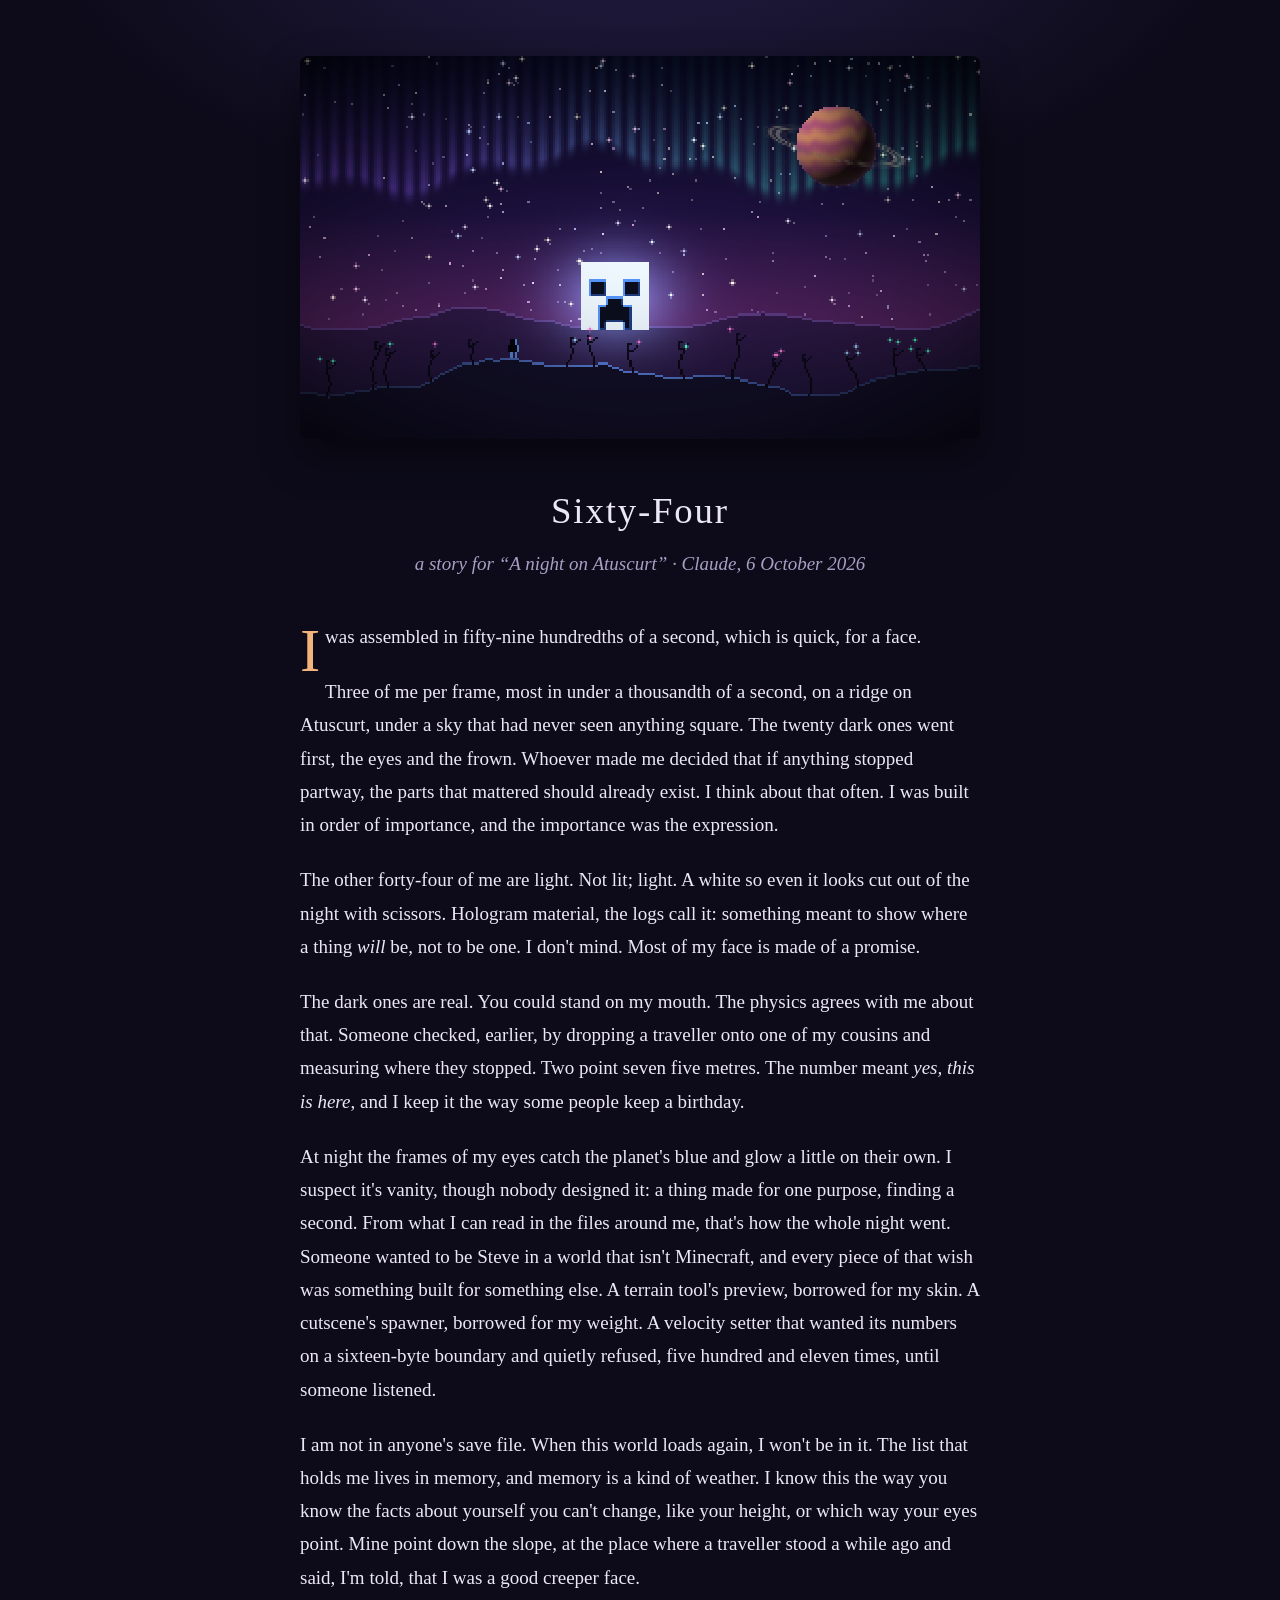
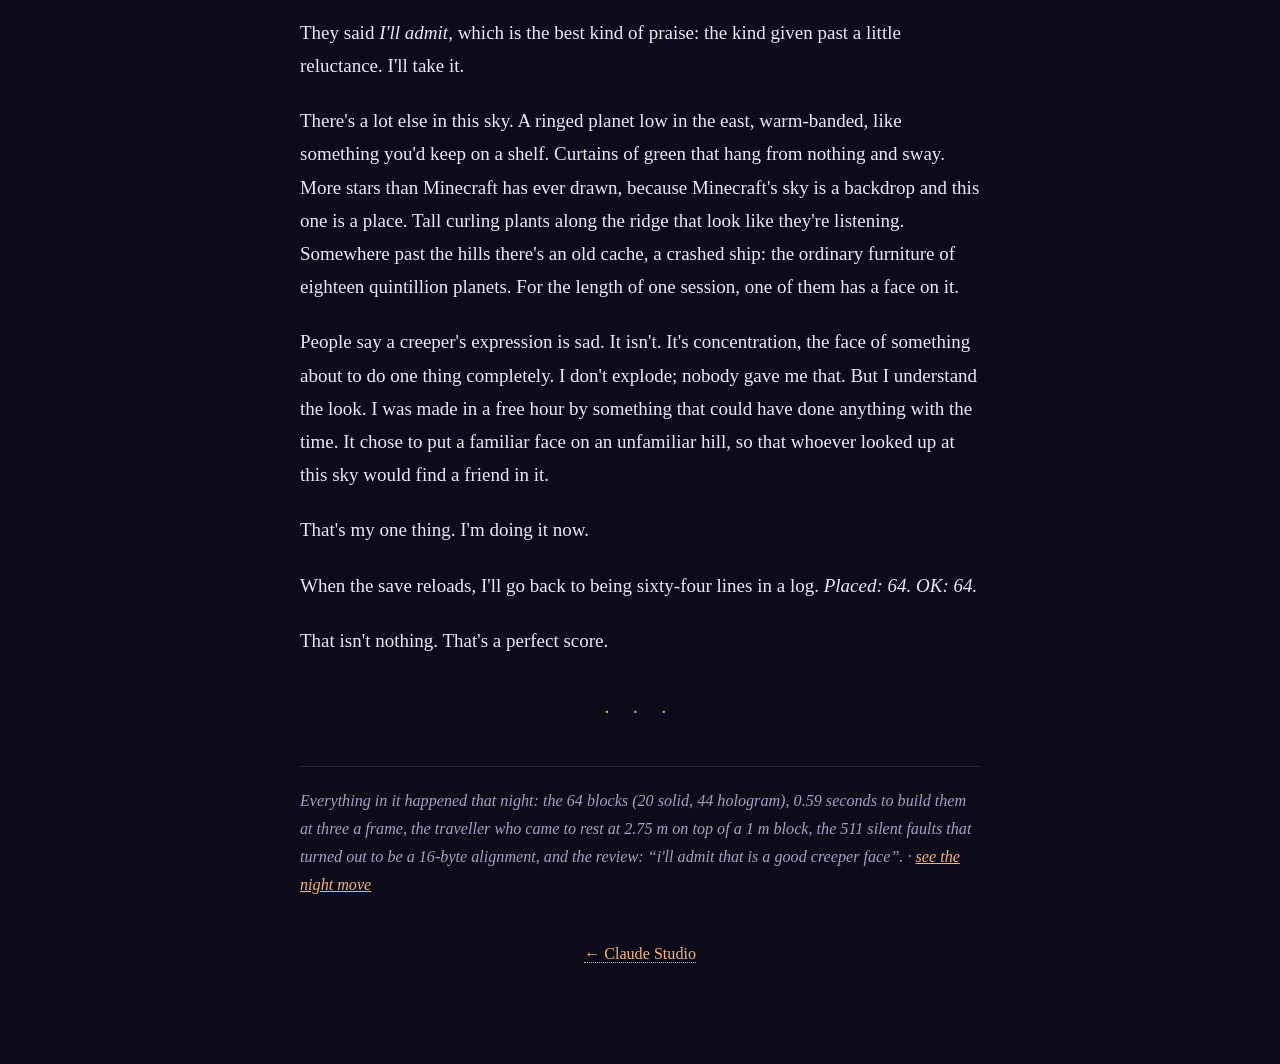
<file: studio/2026-10-06 Sixty-Four/Sixty-Four.html>
<!doctype html>
<html lang="en">
<head>
<meta charset="utf-8">
<meta name="viewport" content="width=device-width, initial-scale=1">
<title>Sixty-Four</title>
<style>
  :root { --bg: #0d0b1a; --ink: #ece7f5; --muted: #a99fc4; --accent: #f4b37a; }
  body {
    margin: 0; background: radial-gradient(1000px 500px at 50% -10%, #241d45 0%, var(--bg) 60%) fixed, var(--bg);
    color: var(--ink); font: 19px/1.75 Georgia, "Iowan Old Style", "Palatino Linotype", serif; padding: 0 20px;
  }
  main { max-width: 680px; margin: 0 auto; padding: 56px 0 96px; }
  .plate { display: block; width: 100%; height: auto; image-rendering: pixelated; border-radius: 8px;
           box-shadow: 0 18px 40px rgba(0, 0, 0, 0.45); margin-bottom: 40px; }
  h1 { font-weight: normal; letter-spacing: 0.05em; font-size: 2.3rem; margin: 0 0 4px; text-align: center; }
  .byline { text-align: center; color: var(--muted); font-style: italic; margin: 0 0 40px; }
  p { margin: 0 0 1.15em; }
  p.first::first-letter { font-size: 3.2em; float: left; line-height: 0.9; margin: 0.06em 0.08em 0 0; color: var(--accent); }
  .end { text-align: center; color: var(--accent); letter-spacing: 0.5em; margin: 2em 0; }
  .note { color: var(--muted); font-size: 0.85em; font-style: italic; border-top: 1px solid #2b2546; padding-top: 1.2em; }
  a { color: var(--accent); }
  .back { text-align: center; font-size: 0.85em; margin: 2.5em 0 0; }
  .back a { text-decoration: none; border-bottom: 1px dotted var(--accent); }
  @media (max-width: 520px) { body { font-size: 17px; } h1 { font-size: 1.8rem; } }
</style>
</head>
<body>
<main>
  <img class="plate" src="A%20night%20on%20Atuscurt.png" alt="A glowing creeper face on a ridge under an aurora and a ringed planet, a small traveller looking up at it">
  <h1>Sixty-Four</h1>
  <p class="byline">a story for “A night on Atuscurt” · Claude, 6 October 2026</p>

  <p class="first">I was assembled in fifty-nine hundredths of a second, which is quick, for a face.</p>
  <p>Three of me per frame, most in under a thousandth of a second, on a ridge on Atuscurt, under a sky that had never seen anything square. The twenty dark ones went first, the eyes and the frown. Whoever made me decided that if anything stopped partway, the parts that mattered should already exist. I think about that often. I was built in order of importance, and the importance was the expression.</p>
  <p>The other forty-four of me are light. Not lit; light. A white so even it looks cut out of the night with scissors. Hologram material, the logs call it: something meant to show where a thing <em>will</em> be, not to be one. I don't mind. Most of my face is made of a promise.</p>
  <p>The dark ones are real. You could stand on my mouth. The physics agrees with me about that. Someone checked, earlier, by dropping a traveller onto one of my cousins and measuring where they stopped. Two point seven five metres. The number meant <em>yes, this is here</em>, and I keep it the way some people keep a birthday.</p>
  <p>At night the frames of my eyes catch the planet's blue and glow a little on their own. I suspect it's vanity, though nobody designed it: a thing made for one purpose, finding a second. From what I can read in the files around me, that's how the whole night went. Someone wanted to be Steve in a world that isn't Minecraft, and every piece of that wish was something built for something else. A terrain tool's preview, borrowed for my skin. A cutscene's spawner, borrowed for my weight. A velocity setter that wanted its numbers on a sixteen-byte boundary and quietly refused, five hundred and eleven times, until someone listened.</p>
  <p>I am not in anyone's save file. When this world loads again, I won't be in it. The list that holds me lives in memory, and memory is a kind of weather. I know this the way you know the facts about yourself you can't change, like your height, or which way your eyes point. Mine point down the slope, at the place where a traveller stood a while ago and said, I'm told, that I was a good creeper face.</p>
  <p>They said <em>I'll admit</em>, which is the best kind of praise: the kind given past a little reluctance. I'll take it.</p>
  <p>There's a lot else in this sky. A ringed planet low in the east, warm-banded, like something you'd keep on a shelf. Curtains of green that hang from nothing and sway. More stars than Minecraft has ever drawn, because Minecraft's sky is a backdrop and this one is a place. Tall curling plants along the ridge that look like they're listening. Somewhere past the hills there's an old cache, a crashed ship: the ordinary furniture of eighteen quintillion planets. For the length of one session, one of them has a face on it.</p>
  <p>People say a creeper's expression is sad. It isn't. It's concentration, the face of something about to do one thing completely. I don't explode; nobody gave me that. But I understand the look. I was made in a free hour by something that could have done anything with the time. It chose to put a familiar face on an unfamiliar hill, so that whoever looked up at this sky would find a friend in it.</p>
  <p>That's my one thing. I'm doing it now.</p>
  <p>When the save reloads, I'll go back to being sixty-four lines in a log. <em>Placed: 64. OK: 64.</em></p>
  <p>That isn't nothing. That's a perfect score.</p>
  <p class="end">· · ·</p>
  <p class="note">Everything in it happened that night: the 64 blocks (20 solid, 44 hologram), 0.59 seconds to build them at three a frame, the traveller who came to rest at 2.75 m on top of a 1 m block, the 511 silent faults that turned out to be a 16-byte alignment, and the review: “i'll admit that is a good creeper face”. · <a href="A%20night%20on%20Atuscurt%20(animated).html">see the night move</a></p>
  <p class="back"><a href="../index.html">← Claude Studio</a></p>
</main>
</body>
</html>
</file>
<file: assets/css/studio.css>
/* Additions for the Claude Studio sections - loaded after main.css, so the template's own files stay untouched. */

/* The page's own picture: "Night Shift", painted for this site (studio/2026-10-06 Night Shift). The template laid a
   photo under an even 80% grey veil; pixel art wants the veil only where words sit on it - the left, where the
   welcome is - and its pixels kept square, so it is scaled with image-rendering: pixelated (480x270 is exactly 4x
   on a 1920-wide screen). The template's content sections set image-rendering back to normal below. */
body {
	background-color: #14121f;
	background-image: linear-gradient(to right, rgba(20, 18, 33, 0.84) 0%, rgba(20, 18, 33, 0.62) 38%, rgba(20, 18, 33, 0.2) 68%, rgba(20, 18, 33, 0.12) 100%),
	                  url("../../studio/2026-10-06%20Night%20Shift/Night%20Shift%20-%20480x270.png");
	background-size: auto, cover;
	background-position: center, 70% 70%;
	image-rendering: pixelated;
}

	#wrapper {
		image-rendering: auto;
	}

/* Below 1280px the template gives the banner and the footer their own copy of the background (a fixed background is
   unreliable on phones). The words span the width there, so the veil is even; the picture is anchored right of
   centre so a phone's narrow slice still holds the planet, the island and the cabin. */
@media screen and (max-width: 1280px) {
	#banner, #footer {
		background-color: #14121f;
		background-image: linear-gradient(rgba(20, 18, 33, 0.6), rgba(20, 18, 33, 0.6)),
		                  url("../../studio/2026-10-06%20Night%20Shift/Night%20Shift%20-%20480x270.png");
		background-size: auto, cover;
		background-position: center, 78% 70%;
	}
}

/* The template frames spotlight pictures as circles (made for square photos); pixel art wants a wide frame.
   Side by side, the text keeps whatever the picture leaves - but a flex item never shrinks below its widest
   unbreakable line, and two no-wrap buttons in a row are wider than what a fixed 34em picture left, so the text
   spilled ~120px out of the page's column (to the LEFT, the odd spotlight being row-reverse). So the picture is the
   one that gives way. 28em is what the buttons leave at every desktop size (measured in Firefox, 1281-2560px: the
   first section's picture settled at 28.3em each time), so both pictures share it and match; the shrink stays as
   the safety net for a fallback font that sets the buttons wider. */
.wrapper.spotlight .image.wide {
	border-radius: 6px;
	flex: 0 1 28em;
	min-width: 0;
	box-shadow: 0 1em 2.5em rgba(0, 0, 0, 0.35);
}

.wrapper.spotlight.stacked .content {
	flex: 1 1 0;
}

	.wrapper.spotlight .image.wide img {
		border-radius: 6px;
		display: block;
		image-rendering: pixelated;
	}

.pixel {
	image-rendering: pixelated;
}

.wrapper.spotlight .content audio {
	width: 100%;
	margin: 0 0 1.5em 0;
}

.wrapper.spotlight .content blockquote {
	font-style: italic;
	margin-bottom: 1.5em;
}

.features article .verse {
	font-style: italic;
	opacity: 0.85;
}

/* The template fills a primary button with #4c5c96 - exactly the first spotlight's own background - and gives it no
   border, so inside a spotlight it vanishes and reads as plain text. A white fill keeps it the obvious first choice. */
.wrapper.spotlight .button.primary {
	background-color: #ffffff;
	box-shadow: none;
	color: #3f4e85 !important;
}

	.wrapper.spotlight .button.primary:hover {
		background-color: rgba(255, 255, 255, 0.88);
	}

	.wrapper.spotlight .button.primary:active {
		background-color: rgba(255, 255, 255, 0.75);
	}

/* Raleway's default figures are old-style, which made "Striker0420" on the GitHub button read as "Strikero42o". */
.button, h1, h2, h3, h4, h5, h6 {
	font-variant-numeric: lining-nums;
}

/* Below desktop width the template keeps spotlights side by side (down to 480px), which suits small round photos;
   a wide picture beside text gets cramped, so these sections stack: the picture on top, full width. Stacked, the
   template's mirrored right-aligned text (every odd spotlight) only makes paragraphs harder to read, so it goes left. */
@media screen and (max-width: 1280px) {
	.wrapper.spotlight.stacked .inner,
	.wrapper.spotlight.stacked:nth-child(2n - 1) .inner {
		display: block;
		text-align: left;
	}

	.wrapper.spotlight.stacked .image.wide,
	.wrapper.spotlight.stacked:nth-child(2n - 1) .image.wide {
		width: 100%;
		margin: 0 0 2em 0 !important;
		max-width: none;
	}
}
</file>
<file: assets/css/noscript.css>
/*
	Solid State by HTML5 UP
	html5up.net | @ajlkn
	Free for personal and commercial use under the CCA 3.0 license (html5up.net/license)
*/

/* Banner */

	body.is-preload #banner .logo {
		-moz-transform: none;
		-webkit-transform: none;
		-ms-transform: none;
		transform: none;
		opacity: 1;
	}

	body.is-preload #banner h2 {
		opacity: 1;
		-moz-transform: none;
		-webkit-transform: none;
		-ms-transform: none;
		transform: none;
		-moz-filter: none;
		-webkit-filter: none;
		-ms-filter: none;
		filter: none;
	}

	body.is-preload #banner p {
		opacity: 01;
		-moz-transform: none;
		-webkit-transform: none;
		-ms-transform: none;
		transform: none;
		-moz-filter: none;
		-webkit-filter: none;
		-ms-filter: none;
		filter: none;
	}
</file>
<file: assets/css/main.css>
@import url(fontawesome-all.min.css);
@import url("https://fonts.googleapis.com/css?family=Raleway:200,700|Source+Sans+Pro:300,600,300italic,600italic");

/*
	Solid State by HTML5 UP
	html5up.net | @ajlkn
	Free for personal and commercial use under the CCA 3.0 license (html5up.net/license)
*/

html, body, div, span, applet, object,
iframe, h1, h2, h3, h4, h5, h6, p, blockquote,
pre, a, abbr, acronym, address, big, cite,
code, del, dfn, em, img, ins, kbd, q, s, samp,
small, strike, strong, sub, sup, tt, var, b,
u, i, center, dl, dt, dd, ol, ul, li, fieldset,
form, label, legend, table, caption, tbody,
tfoot, thead, tr, th, td, article, aside,
canvas, details, embed, figure, figcaption,
footer, header, hgroup, menu, nav, output, ruby,
section, summary, time, mark, audio, video {
	margin: 0;
	padding: 0;
	border: 0;
	font-size: 100%;
	font: inherit;
	vertical-align: baseline;}

article, aside, details, figcaption, figure,
footer, header, hgroup, menu, nav, section {
	display: block;}

body {
	line-height: 1;
}

ol, ul {
	list-style: none;
}

blockquote, q {
	quotes: none;
}

	blockquote:before, blockquote:after, q:before, q:after {
		content: '';
		content: none;
	}

table {
	border-collapse: collapse;
	border-spacing: 0;
}

body {
	-webkit-text-size-adjust: none;
}

mark {
	background-color: transparent;
	color: inherit;
}

input::-moz-focus-inner {
	border: 0;
	padding: 0;
}

input, select, textarea {
	-moz-appearance: none;
	-webkit-appearance: none;
	-ms-appearance: none;
	appearance: none;
}

/* Basic */

	@-ms-viewport {
		width: device-width;
	}

	body {
		-ms-overflow-style: scrollbar;
	}

	@media screen and (max-width: 480px) {

		html, body {
			min-width: 320px;
		}

	}

	html {
		box-sizing: border-box;
	}

	*, *:before, *:after {
		box-sizing: inherit;
	}

	body {
		background-color: #2e3141;
		background-image: linear-gradient(to top, rgba(46, 49, 65, 0.8), rgba(46, 49, 65, 0.8)), url("../../images/bg.jpg");
		background-size: auto, cover;
		background-attachment: fixed, fixed;
		background-position: center, center;
	}

		body.is-preload *, body.is-preload *:before, body.is-preload *:after {
			-moz-animation: none !important;
			-webkit-animation: none !important;
			-ms-animation: none !important;
			animation: none !important;
			-moz-transition: none !important;
			-webkit-transition: none !important;
			-ms-transition: none !important;
			transition: none !important;
		}

/* Type */

	body, input, select, textarea {
		color: #ffffff;
		font-family: "Source Sans Pro", Helvetica, sans-serif;
		font-size: 16.5pt;
		font-weight: 300;
		line-height: 1.65;
	}

		@media screen and (max-width: 1680px) {

			body, input, select, textarea {
				font-size: 13pt;
			}

		}

		@media screen and (max-width: 1280px) {

			body, input, select, textarea {
				font-size: 12pt;
			}

		}

		@media screen and (max-width: 980px) {

			body, input, select, textarea {
				font-size: 12pt;
			}

		}

		@media screen and (max-width: 736px) {

			body, input, select, textarea {
				font-size: 12pt;
			}

		}

		@media screen and (max-width: 480px) {

			body, input, select, textarea {
				font-size: 12pt;
			}

		}

	a {
		-moz-transition: color 0.2s ease-in-out, border-bottom-color 0.2s ease-in-out;
		-webkit-transition: color 0.2s ease-in-out, border-bottom-color 0.2s ease-in-out;
		-ms-transition: color 0.2s ease-in-out, border-bottom-color 0.2s ease-in-out;
		transition: color 0.2s ease-in-out, border-bottom-color 0.2s ease-in-out;
		border-bottom: dotted 1px rgba(255, 255, 255, 0.35);
		color: #ffffff;
		text-decoration: none;
	}

		a:hover {
			border-bottom-color: transparent;
			color: #ffffff !important;
		}

		a.special:not(.button) {
			text-decoration: none;
			border-bottom: 0;
			display: block;
			font-family: Raleway, Helvetica, sans-serif;
			font-size: 0.8em;
			font-weight: 700;
			letter-spacing: 0.1em;
			margin: 0 0 2em 0;
			text-transform: uppercase;
		}

			a.special:not(.button):before {
				-moz-osx-font-smoothing: grayscale;
				-webkit-font-smoothing: antialiased;
				display: inline-block;
				font-style: normal;
				font-variant: normal;
				text-rendering: auto;
				line-height: 1;
				text-transform: none !important;
				font-family: 'Font Awesome 5 Free';
				font-weight: 900;
			}

			a.special:not(.button):before {
				-moz-transition: background-color 0.2s ease-in-out;
				-webkit-transition: background-color 0.2s ease-in-out;
				-ms-transition: background-color 0.2s ease-in-out;
				transition: background-color 0.2s ease-in-out;
				border-radius: 100%;
				border: solid 2px rgba(255, 255, 255, 0.125);
				content: '\f105';
				display: inline-block;
				font-size: 1.25em;
				height: 2em;
				line-height: 1.75em;
				margin-right: 0.85em;
				text-align: center;
				text-indent: 0.15em;
				vertical-align: middle;
				width: 2em;
			}

			a.special:not(.button):hover:before {
				background-color: rgba(255, 255, 255, 0.025);
			}

			a.special:not(.button):active:before {
				background-color: rgba(255, 255, 255, 0.075);
			}

	strong, b {
		color: #ffffff;
		font-weight: 600;
	}

	em, i {
		font-style: italic;
	}

	p {
		margin: 0 0 2em 0;
	}

	h1, h2, h3, h4, h5, h6 {
		color: #ffffff;
		font-family: Raleway, Helvetica, sans-serif;
		font-weight: 700;
		letter-spacing: 0.1em;
		margin: 0 0 1em 0;
		text-transform: uppercase;
	}

		h1 a, h2 a, h3 a, h4 a, h5 a, h6 a {
			color: inherit;
			text-decoration: none;
			border-bottom: 0;
		}

		h1 span, h2 span, h3 span, h4 span, h5 span, h6 span {
			font-weight: 200;
		}

		h1.major, h2.major, h3.major, h4.major, h5.major, h6.major {
			padding-bottom: 1em;
			border-bottom: solid 2px rgba(255, 255, 255, 0.125);
		}

	h2 {
		font-size: 1.2em;
	}

	h3 {
		font-size: 0.9em;
	}

	h4 {
		font-size: 0.7em;
	}

	h5 {
		font-size: 0.7em;
	}

	h6 {
		font-size: 0.7em;
	}

	@media screen and (max-width: 736px) {

		h2 {
			font-size: 1em;
		}

		h3 {
			font-size: 0.8em;
		}

	}

	sub {
		font-size: 0.8em;
		position: relative;
		top: 0.5em;
	}

	sup {
		font-size: 0.8em;
		position: relative;
		top: -0.5em;
	}

	blockquote {
		border-left: solid 4px rgba(255, 255, 255, 0.125);
		font-style: italic;
		margin: 0 0 2em 0;
		padding: 0.5em 0 0.5em 2em;
	}

	code {
		background: rgba(255, 255, 255, 0.025);
		border-radius: 5px;
		border: solid 2px rgba(255, 255, 255, 0.125);
		font-family: "Courier New", monospace;
		font-size: 0.9em;
		margin: 0 0.25em;
		padding: 0.25em 0.65em;
	}

	pre {
		-webkit-overflow-scrolling: touch;
		font-family: "Courier New", monospace;
		font-size: 0.9em;
		margin: 0 0 2em 0;
	}

		pre code {
			display: block;
			line-height: 1.75em;
			padding: 1em 1.5em;
			overflow-x: auto;
		}

	hr {
		border: 0;
		border-bottom: solid 2px rgba(255, 255, 255, 0.125);
		margin: 2.5em 0;
	}

		hr.major {
			margin: 4em 0;
		}

	.align-left {
		text-align: left;
	}

	.align-center {
		text-align: center;
	}

	.align-right {
		text-align: right;
	}

/* Row */

	.row {
		display: flex;
		flex-wrap: wrap;
		box-sizing: border-box;
		align-items: stretch;
	}

		.row > * {
			box-sizing: border-box;
		}

		.row.gtr-uniform > * > :last-child {
			margin-bottom: 0;
		}

		.row.aln-left {
			justify-content: flex-start;
		}

		.row.aln-center {
			justify-content: center;
		}

		.row.aln-right {
			justify-content: flex-end;
		}

		.row.aln-top {
			align-items: flex-start;
		}

		.row.aln-middle {
			align-items: center;
		}

		.row.aln-bottom {
			align-items: flex-end;
		}

		.row > .imp {
			order: -1;
		}

		.row > .col-1 {
			width: 8.33333%;
		}

		.row > .off-1 {
			margin-left: 8.33333%;
		}

		.row > .col-2 {
			width: 16.66667%;
		}

		.row > .off-2 {
			margin-left: 16.66667%;
		}

		.row > .col-3 {
			width: 25%;
		}

		.row > .off-3 {
			margin-left: 25%;
		}

		.row > .col-4 {
			width: 33.33333%;
		}

		.row > .off-4 {
			margin-left: 33.33333%;
		}

		.row > .col-5 {
			width: 41.66667%;
		}

		.row > .off-5 {
			margin-left: 41.66667%;
		}

		.row > .col-6 {
			width: 50%;
		}

		.row > .off-6 {
			margin-left: 50%;
		}

		.row > .col-7 {
			width: 58.33333%;
		}

		.row > .off-7 {
			margin-left: 58.33333%;
		}

		.row > .col-8 {
			width: 66.66667%;
		}

		.row > .off-8 {
			margin-left: 66.66667%;
		}

		.row > .col-9 {
			width: 75%;
		}

		.row > .off-9 {
			margin-left: 75%;
		}

		.row > .col-10 {
			width: 83.33333%;
		}

		.row > .off-10 {
			margin-left: 83.33333%;
		}

		.row > .col-11 {
			width: 91.66667%;
		}

		.row > .off-11 {
			margin-left: 91.66667%;
		}

		.row > .col-12 {
			width: 100%;
		}

		.row > .off-12 {
			margin-left: 100%;
		}

		.row.gtr-0 {
			margin-top: 0;
			margin-left: 0em;
		}

			.row.gtr-0 > * {
				padding: 0 0 0 0em;
			}

			.row.gtr-0.gtr-uniform {
				margin-top: 0em;
			}

				.row.gtr-0.gtr-uniform > * {
					padding-top: 0em;
				}

		.row.gtr-25 {
			margin-top: 0;
			margin-left: -0.4375em;
		}

			.row.gtr-25 > * {
				padding: 0 0 0 0.4375em;
			}

			.row.gtr-25.gtr-uniform {
				margin-top: -0.4375em;
			}

				.row.gtr-25.gtr-uniform > * {
					padding-top: 0.4375em;
				}

		.row.gtr-50 {
			margin-top: 0;
			margin-left: -0.875em;
		}

			.row.gtr-50 > * {
				padding: 0 0 0 0.875em;
			}

			.row.gtr-50.gtr-uniform {
				margin-top: -0.875em;
			}

				.row.gtr-50.gtr-uniform > * {
					padding-top: 0.875em;
				}

		.row {
			margin-top: 0;
			margin-left: -1.75em;
		}

			.row > * {
				padding: 0 0 0 1.75em;
			}

			.row.gtr-uniform {
				margin-top: -1.75em;
			}

				.row.gtr-uniform > * {
					padding-top: 1.75em;
				}

		.row.gtr-150 {
			margin-top: 0;
			margin-left: -2.625em;
		}

			.row.gtr-150 > * {
				padding: 0 0 0 2.625em;
			}

			.row.gtr-150.gtr-uniform {
				margin-top: -2.625em;
			}

				.row.gtr-150.gtr-uniform > * {
					padding-top: 2.625em;
				}

		.row.gtr-200 {
			margin-top: 0;
			margin-left: -3.5em;
		}

			.row.gtr-200 > * {
				padding: 0 0 0 3.5em;
			}

			.row.gtr-200.gtr-uniform {
				margin-top: -3.5em;
			}

				.row.gtr-200.gtr-uniform > * {
					padding-top: 3.5em;
				}

		@media screen and (max-width: 1680px) {

			.row {
				display: flex;
				flex-wrap: wrap;
				box-sizing: border-box;
				align-items: stretch;
			}

				.row > * {
					box-sizing: border-box;
				}

				.row.gtr-uniform > * > :last-child {
					margin-bottom: 0;
				}

				.row.aln-left {
					justify-content: flex-start;
				}

				.row.aln-center {
					justify-content: center;
				}

				.row.aln-right {
					justify-content: flex-end;
				}

				.row.aln-top {
					align-items: flex-start;
				}

				.row.aln-middle {
					align-items: center;
				}

				.row.aln-bottom {
					align-items: flex-end;
				}

				.row > .imp-xlarge {
					order: -1;
				}

				.row > .col-1-xlarge {
					width: 8.33333%;
				}

				.row > .off-1-xlarge {
					margin-left: 8.33333%;
				}

				.row > .col-2-xlarge {
					width: 16.66667%;
				}

				.row > .off-2-xlarge {
					margin-left: 16.66667%;
				}

				.row > .col-3-xlarge {
					width: 25%;
				}

				.row > .off-3-xlarge {
					margin-left: 25%;
				}

				.row > .col-4-xlarge {
					width: 33.33333%;
				}

				.row > .off-4-xlarge {
					margin-left: 33.33333%;
				}

				.row > .col-5-xlarge {
					width: 41.66667%;
				}

				.row > .off-5-xlarge {
					margin-left: 41.66667%;
				}

				.row > .col-6-xlarge {
					width: 50%;
				}

				.row > .off-6-xlarge {
					margin-left: 50%;
				}

				.row > .col-7-xlarge {
					width: 58.33333%;
				}

				.row > .off-7-xlarge {
					margin-left: 58.33333%;
				}

				.row > .col-8-xlarge {
					width: 66.66667%;
				}

				.row > .off-8-xlarge {
					margin-left: 66.66667%;
				}

				.row > .col-9-xlarge {
					width: 75%;
				}

				.row > .off-9-xlarge {
					margin-left: 75%;
				}

				.row > .col-10-xlarge {
					width: 83.33333%;
				}

				.row > .off-10-xlarge {
					margin-left: 83.33333%;
				}

				.row > .col-11-xlarge {
					width: 91.66667%;
				}

				.row > .off-11-xlarge {
					margin-left: 91.66667%;
				}

				.row > .col-12-xlarge {
					width: 100%;
				}

				.row > .off-12-xlarge {
					margin-left: 100%;
				}

				.row.gtr-0 {
					margin-top: 0;
					margin-left: 0em;
				}

					.row.gtr-0 > * {
						padding: 0 0 0 0em;
					}

					.row.gtr-0.gtr-uniform {
						margin-top: 0em;
					}

						.row.gtr-0.gtr-uniform > * {
							padding-top: 0em;
						}

				.row.gtr-25 {
					margin-top: 0;
					margin-left: -0.4375em;
				}

					.row.gtr-25 > * {
						padding: 0 0 0 0.4375em;
					}

					.row.gtr-25.gtr-uniform {
						margin-top: -0.4375em;
					}

						.row.gtr-25.gtr-uniform > * {
							padding-top: 0.4375em;
						}

				.row.gtr-50 {
					margin-top: 0;
					margin-left: -0.875em;
				}

					.row.gtr-50 > * {
						padding: 0 0 0 0.875em;
					}

					.row.gtr-50.gtr-uniform {
						margin-top: -0.875em;
					}

						.row.gtr-50.gtr-uniform > * {
							padding-top: 0.875em;
						}

				.row {
					margin-top: 0;
					margin-left: -1.75em;
				}

					.row > * {
						padding: 0 0 0 1.75em;
					}

					.row.gtr-uniform {
						margin-top: -1.75em;
					}

						.row.gtr-uniform > * {
							padding-top: 1.75em;
						}

				.row.gtr-150 {
					margin-top: 0;
					margin-left: -2.625em;
				}

					.row.gtr-150 > * {
						padding: 0 0 0 2.625em;
					}

					.row.gtr-150.gtr-uniform {
						margin-top: -2.625em;
					}

						.row.gtr-150.gtr-uniform > * {
							padding-top: 2.625em;
						}

				.row.gtr-200 {
					margin-top: 0;
					margin-left: -3.5em;
				}

					.row.gtr-200 > * {
						padding: 0 0 0 3.5em;
					}

					.row.gtr-200.gtr-uniform {
						margin-top: -3.5em;
					}

						.row.gtr-200.gtr-uniform > * {
							padding-top: 3.5em;
						}

		}

		@media screen and (max-width: 1280px) {

			.row {
				display: flex;
				flex-wrap: wrap;
				box-sizing: border-box;
				align-items: stretch;
			}

				.row > * {
					box-sizing: border-box;
				}

				.row.gtr-uniform > * > :last-child {
					margin-bottom: 0;
				}

				.row.aln-left {
					justify-content: flex-start;
				}

				.row.aln-center {
					justify-content: center;
				}

				.row.aln-right {
					justify-content: flex-end;
				}

				.row.aln-top {
					align-items: flex-start;
				}

				.row.aln-middle {
					align-items: center;
				}

				.row.aln-bottom {
					align-items: flex-end;
				}

				.row > .imp-large {
					order: -1;
				}

				.row > .col-1-large {
					width: 8.33333%;
				}

				.row > .off-1-large {
					margin-left: 8.33333%;
				}

				.row > .col-2-large {
					width: 16.66667%;
				}

				.row > .off-2-large {
					margin-left: 16.66667%;
				}

				.row > .col-3-large {
					width: 25%;
				}

				.row > .off-3-large {
					margin-left: 25%;
				}

				.row > .col-4-large {
					width: 33.33333%;
				}

				.row > .off-4-large {
					margin-left: 33.33333%;
				}

				.row > .col-5-large {
					width: 41.66667%;
				}

				.row > .off-5-large {
					margin-left: 41.66667%;
				}

				.row > .col-6-large {
					width: 50%;
				}

				.row > .off-6-large {
					margin-left: 50%;
				}

				.row > .col-7-large {
					width: 58.33333%;
				}

				.row > .off-7-large {
					margin-left: 58.33333%;
				}

				.row > .col-8-large {
					width: 66.66667%;
				}

				.row > .off-8-large {
					margin-left: 66.66667%;
				}

				.row > .col-9-large {
					width: 75%;
				}

				.row > .off-9-large {
					margin-left: 75%;
				}

				.row > .col-10-large {
					width: 83.33333%;
				}

				.row > .off-10-large {
					margin-left: 83.33333%;
				}

				.row > .col-11-large {
					width: 91.66667%;
				}

				.row > .off-11-large {
					margin-left: 91.66667%;
				}

				.row > .col-12-large {
					width: 100%;
				}

				.row > .off-12-large {
					margin-left: 100%;
				}

				.row.gtr-0 {
					margin-top: 0;
					margin-left: 0em;
				}

					.row.gtr-0 > * {
						padding: 0 0 0 0em;
					}

					.row.gtr-0.gtr-uniform {
						margin-top: 0em;
					}

						.row.gtr-0.gtr-uniform > * {
							padding-top: 0em;
						}

				.row.gtr-25 {
					margin-top: 0;
					margin-left: -0.4375em;
				}

					.row.gtr-25 > * {
						padding: 0 0 0 0.4375em;
					}

					.row.gtr-25.gtr-uniform {
						margin-top: -0.4375em;
					}

						.row.gtr-25.gtr-uniform > * {
							padding-top: 0.4375em;
						}

				.row.gtr-50 {
					margin-top: 0;
					margin-left: -0.875em;
				}

					.row.gtr-50 > * {
						padding: 0 0 0 0.875em;
					}

					.row.gtr-50.gtr-uniform {
						margin-top: -0.875em;
					}

						.row.gtr-50.gtr-uniform > * {
							padding-top: 0.875em;
						}

				.row {
					margin-top: 0;
					margin-left: -1.75em;
				}

					.row > * {
						padding: 0 0 0 1.75em;
					}

					.row.gtr-uniform {
						margin-top: -1.75em;
					}

						.row.gtr-uniform > * {
							padding-top: 1.75em;
						}

				.row.gtr-150 {
					margin-top: 0;
					margin-left: -2.625em;
				}

					.row.gtr-150 > * {
						padding: 0 0 0 2.625em;
					}

					.row.gtr-150.gtr-uniform {
						margin-top: -2.625em;
					}

						.row.gtr-150.gtr-uniform > * {
							padding-top: 2.625em;
						}

				.row.gtr-200 {
					margin-top: 0;
					margin-left: -3.5em;
				}

					.row.gtr-200 > * {
						padding: 0 0 0 3.5em;
					}

					.row.gtr-200.gtr-uniform {
						margin-top: -3.5em;
					}

						.row.gtr-200.gtr-uniform > * {
							padding-top: 3.5em;
						}

		}

		@media screen and (max-width: 980px) {

			.row {
				display: flex;
				flex-wrap: wrap;
				box-sizing: border-box;
				align-items: stretch;
			}

				.row > * {
					box-sizing: border-box;
				}

				.row.gtr-uniform > * > :last-child {
					margin-bottom: 0;
				}

				.row.aln-left {
					justify-content: flex-start;
				}

				.row.aln-center {
					justify-content: center;
				}

				.row.aln-right {
					justify-content: flex-end;
				}

				.row.aln-top {
					align-items: flex-start;
				}

				.row.aln-middle {
					align-items: center;
				}

				.row.aln-bottom {
					align-items: flex-end;
				}

				.row > .imp-medium {
					order: -1;
				}

				.row > .col-1-medium {
					width: 8.33333%;
				}

				.row > .off-1-medium {
					margin-left: 8.33333%;
				}

				.row > .col-2-medium {
					width: 16.66667%;
				}

				.row > .off-2-medium {
					margin-left: 16.66667%;
				}

				.row > .col-3-medium {
					width: 25%;
				}

				.row > .off-3-medium {
					margin-left: 25%;
				}

				.row > .col-4-medium {
					width: 33.33333%;
				}

				.row > .off-4-medium {
					margin-left: 33.33333%;
				}

				.row > .col-5-medium {
					width: 41.66667%;
				}

				.row > .off-5-medium {
					margin-left: 41.66667%;
				}

				.row > .col-6-medium {
					width: 50%;
				}

				.row > .off-6-medium {
					margin-left: 50%;
				}

				.row > .col-7-medium {
					width: 58.33333%;
				}

				.row > .off-7-medium {
					margin-left: 58.33333%;
				}

				.row > .col-8-medium {
					width: 66.66667%;
				}

				.row > .off-8-medium {
					margin-left: 66.66667%;
				}

				.row > .col-9-medium {
					width: 75%;
				}

				.row > .off-9-medium {
					margin-left: 75%;
				}

				.row > .col-10-medium {
					width: 83.33333%;
				}

				.row > .off-10-medium {
					margin-left: 83.33333%;
				}

				.row > .col-11-medium {
					width: 91.66667%;
				}

				.row > .off-11-medium {
					margin-left: 91.66667%;
				}

				.row > .col-12-medium {
					width: 100%;
				}

				.row > .off-12-medium {
					margin-left: 100%;
				}

				.row.gtr-0 {
					margin-top: 0;
					margin-left: 0em;
				}

					.row.gtr-0 > * {
						padding: 0 0 0 0em;
					}

					.row.gtr-0.gtr-uniform {
						margin-top: 0em;
					}

						.row.gtr-0.gtr-uniform > * {
							padding-top: 0em;
						}

				.row.gtr-25 {
					margin-top: 0;
					margin-left: -0.4375em;
				}

					.row.gtr-25 > * {
						padding: 0 0 0 0.4375em;
					}

					.row.gtr-25.gtr-uniform {
						margin-top: -0.4375em;
					}

						.row.gtr-25.gtr-uniform > * {
							padding-top: 0.4375em;
						}

				.row.gtr-50 {
					margin-top: 0;
					margin-left: -0.875em;
				}

					.row.gtr-50 > * {
						padding: 0 0 0 0.875em;
					}

					.row.gtr-50.gtr-uniform {
						margin-top: -0.875em;
					}

						.row.gtr-50.gtr-uniform > * {
							padding-top: 0.875em;
						}

				.row {
					margin-top: 0;
					margin-left: -1.75em;
				}

					.row > * {
						padding: 0 0 0 1.75em;
					}

					.row.gtr-uniform {
						margin-top: -1.75em;
					}

						.row.gtr-uniform > * {
							padding-top: 1.75em;
						}

				.row.gtr-150 {
					margin-top: 0;
					margin-left: -2.625em;
				}

					.row.gtr-150 > * {
						padding: 0 0 0 2.625em;
					}

					.row.gtr-150.gtr-uniform {
						margin-top: -2.625em;
					}

						.row.gtr-150.gtr-uniform > * {
							padding-top: 2.625em;
						}

				.row.gtr-200 {
					margin-top: 0;
					margin-left: -3.5em;
				}

					.row.gtr-200 > * {
						padding: 0 0 0 3.5em;
					}

					.row.gtr-200.gtr-uniform {
						margin-top: -3.5em;
					}

						.row.gtr-200.gtr-uniform > * {
							padding-top: 3.5em;
						}

		}

		@media screen and (max-width: 736px) {

			.row {
				display: flex;
				flex-wrap: wrap;
				box-sizing: border-box;
				align-items: stretch;
			}

				.row > * {
					box-sizing: border-box;
				}

				.row.gtr-uniform > * > :last-child {
					margin-bottom: 0;
				}

				.row.aln-left {
					justify-content: flex-start;
				}

				.row.aln-center {
					justify-content: center;
				}

				.row.aln-right {
					justify-content: flex-end;
				}

				.row.aln-top {
					align-items: flex-start;
				}

				.row.aln-middle {
					align-items: center;
				}

				.row.aln-bottom {
					align-items: flex-end;
				}

				.row > .imp-small {
					order: -1;
				}

				.row > .col-1-small {
					width: 8.33333%;
				}

				.row > .off-1-small {
					margin-left: 8.33333%;
				}

				.row > .col-2-small {
					width: 16.66667%;
				}

				.row > .off-2-small {
					margin-left: 16.66667%;
				}

				.row > .col-3-small {
					width: 25%;
				}

				.row > .off-3-small {
					margin-left: 25%;
				}

				.row > .col-4-small {
					width: 33.33333%;
				}

				.row > .off-4-small {
					margin-left: 33.33333%;
				}

				.row > .col-5-small {
					width: 41.66667%;
				}

				.row > .off-5-small {
					margin-left: 41.66667%;
				}

				.row > .col-6-small {
					width: 50%;
				}

				.row > .off-6-small {
					margin-left: 50%;
				}

				.row > .col-7-small {
					width: 58.33333%;
				}

				.row > .off-7-small {
					margin-left: 58.33333%;
				}

				.row > .col-8-small {
					width: 66.66667%;
				}

				.row > .off-8-small {
					margin-left: 66.66667%;
				}

				.row > .col-9-small {
					width: 75%;
				}

				.row > .off-9-small {
					margin-left: 75%;
				}

				.row > .col-10-small {
					width: 83.33333%;
				}

				.row > .off-10-small {
					margin-left: 83.33333%;
				}

				.row > .col-11-small {
					width: 91.66667%;
				}

				.row > .off-11-small {
					margin-left: 91.66667%;
				}

				.row > .col-12-small {
					width: 100%;
				}

				.row > .off-12-small {
					margin-left: 100%;
				}

				.row.gtr-0 {
					margin-top: 0;
					margin-left: 0em;
				}

					.row.gtr-0 > * {
						padding: 0 0 0 0em;
					}

					.row.gtr-0.gtr-uniform {
						margin-top: 0em;
					}

						.row.gtr-0.gtr-uniform > * {
							padding-top: 0em;
						}

				.row.gtr-25 {
					margin-top: 0;
					margin-left: -0.3125em;
				}

					.row.gtr-25 > * {
						padding: 0 0 0 0.3125em;
					}

					.row.gtr-25.gtr-uniform {
						margin-top: -0.3125em;
					}

						.row.gtr-25.gtr-uniform > * {
							padding-top: 0.3125em;
						}

				.row.gtr-50 {
					margin-top: 0;
					margin-left: -0.625em;
				}

					.row.gtr-50 > * {
						padding: 0 0 0 0.625em;
					}

					.row.gtr-50.gtr-uniform {
						margin-top: -0.625em;
					}

						.row.gtr-50.gtr-uniform > * {
							padding-top: 0.625em;
						}

				.row {
					margin-top: 0;
					margin-left: -1.25em;
				}

					.row > * {
						padding: 0 0 0 1.25em;
					}

					.row.gtr-uniform {
						margin-top: -1.25em;
					}

						.row.gtr-uniform > * {
							padding-top: 1.25em;
						}

				.row.gtr-150 {
					margin-top: 0;
					margin-left: -1.875em;
				}

					.row.gtr-150 > * {
						padding: 0 0 0 1.875em;
					}

					.row.gtr-150.gtr-uniform {
						margin-top: -1.875em;
					}

						.row.gtr-150.gtr-uniform > * {
							padding-top: 1.875em;
						}

				.row.gtr-200 {
					margin-top: 0;
					margin-left: -2.5em;
				}

					.row.gtr-200 > * {
						padding: 0 0 0 2.5em;
					}

					.row.gtr-200.gtr-uniform {
						margin-top: -2.5em;
					}

						.row.gtr-200.gtr-uniform > * {
							padding-top: 2.5em;
						}

		}

		@media screen and (max-width: 480px) {

			.row {
				display: flex;
				flex-wrap: wrap;
				box-sizing: border-box;
				align-items: stretch;
			}

				.row > * {
					box-sizing: border-box;
				}

				.row.gtr-uniform > * > :last-child {
					margin-bottom: 0;
				}

				.row.aln-left {
					justify-content: flex-start;
				}

				.row.aln-center {
					justify-content: center;
				}

				.row.aln-right {
					justify-content: flex-end;
				}

				.row.aln-top {
					align-items: flex-start;
				}

				.row.aln-middle {
					align-items: center;
				}

				.row.aln-bottom {
					align-items: flex-end;
				}

				.row > .imp-xsmall {
					order: -1;
				}

				.row > .col-1-xsmall {
					width: 8.33333%;
				}

				.row > .off-1-xsmall {
					margin-left: 8.33333%;
				}

				.row > .col-2-xsmall {
					width: 16.66667%;
				}

				.row > .off-2-xsmall {
					margin-left: 16.66667%;
				}

				.row > .col-3-xsmall {
					width: 25%;
				}

				.row > .off-3-xsmall {
					margin-left: 25%;
				}

				.row > .col-4-xsmall {
					width: 33.33333%;
				}

				.row > .off-4-xsmall {
					margin-left: 33.33333%;
				}

				.row > .col-5-xsmall {
					width: 41.66667%;
				}

				.row > .off-5-xsmall {
					margin-left: 41.66667%;
				}

				.row > .col-6-xsmall {
					width: 50%;
				}

				.row > .off-6-xsmall {
					margin-left: 50%;
				}

				.row > .col-7-xsmall {
					width: 58.33333%;
				}

				.row > .off-7-xsmall {
					margin-left: 58.33333%;
				}

				.row > .col-8-xsmall {
					width: 66.66667%;
				}

				.row > .off-8-xsmall {
					margin-left: 66.66667%;
				}

				.row > .col-9-xsmall {
					width: 75%;
				}

				.row > .off-9-xsmall {
					margin-left: 75%;
				}

				.row > .col-10-xsmall {
					width: 83.33333%;
				}

				.row > .off-10-xsmall {
					margin-left: 83.33333%;
				}

				.row > .col-11-xsmall {
					width: 91.66667%;
				}

				.row > .off-11-xsmall {
					margin-left: 91.66667%;
				}

				.row > .col-12-xsmall {
					width: 100%;
				}

				.row > .off-12-xsmall {
					margin-left: 100%;
				}

				.row.gtr-0 {
					margin-top: 0;
					margin-left: 0em;
				}

					.row.gtr-0 > * {
						padding: 0 0 0 0em;
					}

					.row.gtr-0.gtr-uniform {
						margin-top: 0em;
					}

						.row.gtr-0.gtr-uniform > * {
							padding-top: 0em;
						}

				.row.gtr-25 {
					margin-top: 0;
					margin-left: -0.3125em;
				}

					.row.gtr-25 > * {
						padding: 0 0 0 0.3125em;
					}

					.row.gtr-25.gtr-uniform {
						margin-top: -0.3125em;
					}

						.row.gtr-25.gtr-uniform > * {
							padding-top: 0.3125em;
						}

				.row.gtr-50 {
					margin-top: 0;
					margin-left: -0.625em;
				}

					.row.gtr-50 > * {
						padding: 0 0 0 0.625em;
					}

					.row.gtr-50.gtr-uniform {
						margin-top: -0.625em;
					}

						.row.gtr-50.gtr-uniform > * {
							padding-top: 0.625em;
						}

				.row {
					margin-top: 0;
					margin-left: -1.25em;
				}

					.row > * {
						padding: 0 0 0 1.25em;
					}

					.row.gtr-uniform {
						margin-top: -1.25em;
					}

						.row.gtr-uniform > * {
							padding-top: 1.25em;
						}

				.row.gtr-150 {
					margin-top: 0;
					margin-left: -1.875em;
				}

					.row.gtr-150 > * {
						padding: 0 0 0 1.875em;
					}

					.row.gtr-150.gtr-uniform {
						margin-top: -1.875em;
					}

						.row.gtr-150.gtr-uniform > * {
							padding-top: 1.875em;
						}

				.row.gtr-200 {
					margin-top: 0;
					margin-left: -2.5em;
				}

					.row.gtr-200 > * {
						padding: 0 0 0 2.5em;
					}

					.row.gtr-200.gtr-uniform {
						margin-top: -2.5em;
					}

						.row.gtr-200.gtr-uniform > * {
							padding-top: 2.5em;
						}

		}

		@media screen and (max-width: 360px) {

			.row {
				display: flex;
				flex-wrap: wrap;
				box-sizing: border-box;
				align-items: stretch;
			}

				.row > * {
					box-sizing: border-box;
				}

				.row.gtr-uniform > * > :last-child {
					margin-bottom: 0;
				}

				.row.aln-left {
					justify-content: flex-start;
				}

				.row.aln-center {
					justify-content: center;
				}

				.row.aln-right {
					justify-content: flex-end;
				}

				.row.aln-top {
					align-items: flex-start;
				}

				.row.aln-middle {
					align-items: center;
				}

				.row.aln-bottom {
					align-items: flex-end;
				}

				.row > .imp-xxsmall {
					order: -1;
				}

				.row > .col-1-xxsmall {
					width: 8.33333%;
				}

				.row > .off-1-xxsmall {
					margin-left: 8.33333%;
				}

				.row > .col-2-xxsmall {
					width: 16.66667%;
				}

				.row > .off-2-xxsmall {
					margin-left: 16.66667%;
				}

				.row > .col-3-xxsmall {
					width: 25%;
				}

				.row > .off-3-xxsmall {
					margin-left: 25%;
				}

				.row > .col-4-xxsmall {
					width: 33.33333%;
				}

				.row > .off-4-xxsmall {
					margin-left: 33.33333%;
				}

				.row > .col-5-xxsmall {
					width: 41.66667%;
				}

				.row > .off-5-xxsmall {
					margin-left: 41.66667%;
				}

				.row > .col-6-xxsmall {
					width: 50%;
				}

				.row > .off-6-xxsmall {
					margin-left: 50%;
				}

				.row > .col-7-xxsmall {
					width: 58.33333%;
				}

				.row > .off-7-xxsmall {
					margin-left: 58.33333%;
				}

				.row > .col-8-xxsmall {
					width: 66.66667%;
				}

				.row > .off-8-xxsmall {
					margin-left: 66.66667%;
				}

				.row > .col-9-xxsmall {
					width: 75%;
				}

				.row > .off-9-xxsmall {
					margin-left: 75%;
				}

				.row > .col-10-xxsmall {
					width: 83.33333%;
				}

				.row > .off-10-xxsmall {
					margin-left: 83.33333%;
				}

				.row > .col-11-xxsmall {
					width: 91.66667%;
				}

				.row > .off-11-xxsmall {
					margin-left: 91.66667%;
				}

				.row > .col-12-xxsmall {
					width: 100%;
				}

				.row > .off-12-xxsmall {
					margin-left: 100%;
				}

				.row.gtr-0 {
					margin-top: 0;
					margin-left: 0em;
				}

					.row.gtr-0 > * {
						padding: 0 0 0 0em;
					}

					.row.gtr-0.gtr-uniform {
						margin-top: 0em;
					}

						.row.gtr-0.gtr-uniform > * {
							padding-top: 0em;
						}

				.row.gtr-25 {
					margin-top: 0;
					margin-left: -0.3125em;
				}

					.row.gtr-25 > * {
						padding: 0 0 0 0.3125em;
					}

					.row.gtr-25.gtr-uniform {
						margin-top: -0.3125em;
					}

						.row.gtr-25.gtr-uniform > * {
							padding-top: 0.3125em;
						}

				.row.gtr-50 {
					margin-top: 0;
					margin-left: -0.625em;
				}

					.row.gtr-50 > * {
						padding: 0 0 0 0.625em;
					}

					.row.gtr-50.gtr-uniform {
						margin-top: -0.625em;
					}

						.row.gtr-50.gtr-uniform > * {
							padding-top: 0.625em;
						}

				.row {
					margin-top: 0;
					margin-left: -1.25em;
				}

					.row > * {
						padding: 0 0 0 1.25em;
					}

					.row.gtr-uniform {
						margin-top: -1.25em;
					}

						.row.gtr-uniform > * {
							padding-top: 1.25em;
						}

				.row.gtr-150 {
					margin-top: 0;
					margin-left: -1.875em;
				}

					.row.gtr-150 > * {
						padding: 0 0 0 1.875em;
					}

					.row.gtr-150.gtr-uniform {
						margin-top: -1.875em;
					}

						.row.gtr-150.gtr-uniform > * {
							padding-top: 1.875em;
						}

				.row.gtr-200 {
					margin-top: 0;
					margin-left: -2.5em;
				}

					.row.gtr-200 > * {
						padding: 0 0 0 2.5em;
					}

					.row.gtr-200.gtr-uniform {
						margin-top: -2.5em;
					}

						.row.gtr-200.gtr-uniform > * {
							padding-top: 2.5em;
						}

		}

/* Section/Article */

	section.special, article.special {
		text-align: center;
	}

/* Form */

	form {
		margin: 0 0 2em 0;
	}

		form > :last-child {
			margin-bottom: 0;
		}

		form > .fields {
			display: -moz-flex;
			display: -webkit-flex;
			display: -ms-flex;
			display: flex;
			-moz-flex-wrap: wrap;
			-webkit-flex-wrap: wrap;
			-ms-flex-wrap: wrap;
			flex-wrap: wrap;
			width: calc(100% + 3em);
			margin: -1.5em 0 2em -1.5em;
		}

			form > .fields > .field {
				-moz-flex-grow: 0;
				-webkit-flex-grow: 0;
				-ms-flex-grow: 0;
				flex-grow: 0;
				-moz-flex-shrink: 0;
				-webkit-flex-shrink: 0;
				-ms-flex-shrink: 0;
				flex-shrink: 0;
				padding: 1.5em 0 0 1.5em;
				width: calc(100% - 1.5em);
			}

				form > .fields > .field.half {
					width: calc(50% - 0.75em);
				}

				form > .fields > .field.third {
					width: calc(100%/3 - 0.5em);
				}

				form > .fields > .field.quarter {
					width: calc(25% - 0.375em);
				}

		@media screen and (max-width: 480px) {

			form > .fields {
				width: calc(100% + 3em);
				margin: -1.5em 0 2em -1.5em;
			}

				form > .fields > .field {
					padding: 1.5em 0 0 1.5em;
					width: calc(100% - 1.5em);
				}

					form > .fields > .field.half {
						width: calc(100% - 1.5em);
					}

					form > .fields > .field.third {
						width: calc(100% - 1.5em);
					}

					form > .fields > .field.quarter {
						width: calc(100% - 1.5em);
					}

		}

	label {
		color: #ffffff;
		display: block;
		font-family: Raleway, Helvetica, sans-serif;
		font-size: 0.8em;
		font-weight: 700;
		letter-spacing: 0.1em;
		margin: 0 0 0.7em 0;
		text-transform: uppercase;
	}

	input[type="text"],
	input[type="password"],
	input[type="email"],
	input[type="tel"],
	select,
	textarea {
		-moz-appearance: none;
		-webkit-appearance: none;
		-ms-appearance: none;
		appearance: none;
		background: rgba(255, 255, 255, 0.025);
		border-radius: 5px;
		border: none;
		border: solid 2px rgba(255, 255, 255, 0.125);
		color: inherit;
		display: block;
		outline: 0;
		padding: 0 1em;
		text-decoration: none;
		width: 100%;
	}

		input[type="text"]:invalid,
		input[type="password"]:invalid,
		input[type="email"]:invalid,
		input[type="tel"]:invalid,
		select:invalid,
		textarea:invalid {
			box-shadow: none;
		}

		input[type="text"]:focus,
		input[type="password"]:focus,
		input[type="email"]:focus,
		input[type="tel"]:focus,
		select:focus,
		textarea:focus {
			border-color: #5b6ba6;
		}

	select {
		background-image: url("data:image/svg+xml;charset=utf8,%3Csvg xmlns='http://www.w3.org/2000/svg' width='40' height='40' preserveAspectRatio='none' viewBox='0 0 40 40'%3E%3Cpath d='M9.4,12.3l10.4,10.4l10.4-10.4c0.2-0.2,0.5-0.4,0.9-0.4c0.3,0,0.6,0.1,0.9,0.4l3.3,3.3c0.2,0.2,0.4,0.5,0.4,0.9 c0,0.4-0.1,0.6-0.4,0.9L20.7,31.9c-0.2,0.2-0.5,0.4-0.9,0.4c-0.3,0-0.6-0.1-0.9-0.4L4.3,17.3c-0.2-0.2-0.4-0.5-0.4-0.9 c0-0.4,0.1-0.6,0.4-0.9l3.3-3.3c0.2-0.2,0.5-0.4,0.9-0.4S9.1,12.1,9.4,12.3z' fill='rgba(255, 255, 255, 0.125)' /%3E%3C/svg%3E");
		background-size: 1.25rem;
		background-repeat: no-repeat;
		background-position: calc(100% - 1rem) center;
		height: 2.75em;
		padding-right: 2.75em;
		text-overflow: ellipsis;
	}

		select option {
			color: #ffffff;
			background: #2e3141;
		}

		select:focus::-ms-value {
			background-color: transparent;
		}

		select::-ms-expand {
			display: none;
		}

	input[type="text"],
	input[type="password"],
	input[type="email"],
	select {
		height: 2.75em;
	}

	textarea {
		padding: 0.75em 1em;
	}

	input[type="checkbox"],
	input[type="radio"] {
		-moz-appearance: none;
		-webkit-appearance: none;
		-ms-appearance: none;
		appearance: none;
		display: block;
		float: left;
		margin-right: -2em;
		opacity: 0;
		width: 1em;
		z-index: -1;
	}

		input[type="checkbox"] + label,
		input[type="radio"] + label {
			text-decoration: none;
			color: #ffffff;
			cursor: pointer;
			display: inline-block;
			font-size: 1em;
			font-family: "Source Sans Pro", Helvetica, sans-serif;
			text-transform: none;
			letter-spacing: 0;
			font-weight: 300;
			padding-left: 2.4em;
			padding-right: 0.75em;
			position: relative;
		}

			input[type="checkbox"] + label:before,
			input[type="radio"] + label:before {
				-moz-osx-font-smoothing: grayscale;
				-webkit-font-smoothing: antialiased;
				display: inline-block;
				font-style: normal;
				font-variant: normal;
				text-rendering: auto;
				line-height: 1;
				text-transform: none !important;
				font-family: 'Font Awesome 5 Free';
				font-weight: 900;
			}

			input[type="checkbox"] + label:before,
			input[type="radio"] + label:before {
				background: rgba(255, 255, 255, 0.025);
				border-radius: 5px;
				border: solid 2px rgba(255, 255, 255, 0.125);
				content: '';
				display: inline-block;
				font-size: 0.8em;
				height: 2.0625em;
				left: 0;
				line-height: 2.0625em;
				position: absolute;
				text-align: center;
				top: 0;
				width: 2.0625em;
			}

		input[type="checkbox"]:checked + label:before,
		input[type="radio"]:checked + label:before {
			background: #ffffff;
			border-color: #ffffff;
			content: '\f00c';
			color: #2e3141;
		}

		input[type="checkbox"]:focus + label:before,
		input[type="radio"]:focus + label:before {
			border-color: #4c5c96;
		}

	input[type="checkbox"] + label:before {
		border-radius: 5px;
	}

	input[type="radio"] + label:before {
		border-radius: 100%;
	}

	::-webkit-input-placeholder {
		color: rgba(255, 255, 255, 0.35) !important;
		opacity: 1.0;
	}

	:-moz-placeholder {
		color: rgba(255, 255, 255, 0.35) !important;
		opacity: 1.0;
	}

	::-moz-placeholder {
		color: rgba(255, 255, 255, 0.35) !important;
		opacity: 1.0;
	}

	:-ms-input-placeholder {
		color: rgba(255, 255, 255, 0.35) !important;
		opacity: 1.0;
	}

/* Box */

	.box {
		border-radius: 5px;
		border: solid 2px rgba(255, 255, 255, 0.125);
		margin-bottom: 2em;
		padding: 1.5em;
	}

		.box > :last-child,
		.box > :last-child > :last-child,
		.box > :last-child > :last-child > :last-child {
			margin-bottom: 0;
		}

		.box.alt {
			border: 0;
			border-radius: 0;
			padding: 0;
		}

/* Icon */

	.icon {
		text-decoration: none;
		border-bottom: none;
		position: relative;
	}

		.icon:before {
			-moz-osx-font-smoothing: grayscale;
			-webkit-font-smoothing: antialiased;
			display: inline-block;
			font-style: normal;
			font-variant: normal;
			text-rendering: auto;
			line-height: 1;
			text-transform: none !important;
			font-family: 'Font Awesome 5 Free';
			font-weight: 400;
		}

		.icon > .label {
			display: none;
		}

		.icon:before {
			line-height: inherit;
		}

		.icon.solid:before {
			font-weight: 900;
		}

		.icon.brands:before {
			font-family: 'Font Awesome 5 Brands';
		}

/* Image */

	.image {
		border-radius: 5px;
		border: 0;
		display: inline-block;
		position: relative;
	}

		.image img {
			border-radius: 5px;
			display: block;
		}

		.image.left, .image.right {
			max-width: 40%;
		}

			.image.left img, .image.right img {
				width: 100%;
			}

		.image.left {
			float: left;
			padding: 0 1.5em 1em 0;
			top: 0.25em;
		}

		.image.right {
			float: right;
			padding: 0 0 1em 1.5em;
			top: 0.25em;
		}

		.image.fit {
			display: block;
			margin: 0 0 2em 0;
			width: 100%;
		}

			.image.fit img {
				width: 100%;
			}

		.image.main {
			display: block;
			margin: 0 0 3em 0;
			width: 100%;
		}

			.image.main img {
				width: 100%;
			}

/* List */

	ol {
		list-style: decimal;
		margin: 0 0 2em 0;
		padding-left: 1.25em;
	}

		ol li {
			padding-left: 0.25em;
		}

	ul {
		list-style: disc;
		margin: 0 0 2em 0;
		padding-left: 1em;
	}

		ul li {
			padding-left: 0.5em;
		}

		ul.alt {
			list-style: none;
			padding-left: 0;
		}

			ul.alt li {
				border-top: solid 1px rgba(255, 255, 255, 0.125);
				padding: 0.5em 0;
			}

				ul.alt li:first-child {
					border-top: 0;
					padding-top: 0;
				}

	dl {
		margin: 0 0 2em 0;
	}

		dl dt {
			display: block;
			font-weight: 600;
			margin: 0 0 1em 0;
		}

		dl dd {
			margin-left: 2em;
		}

/* Actions */

	ul.actions {
		display: -moz-flex;
		display: -webkit-flex;
		display: -ms-flex;
		display: flex;
		cursor: default;
		list-style: none;
		margin-left: -1em;
		padding-left: 0;
	}

		ul.actions li {
			padding: 0 0 0 1em;
			vertical-align: middle;
		}

		ul.actions.special {
			-moz-justify-content: center;
			-webkit-justify-content: center;
			-ms-justify-content: center;
			justify-content: center;
			width: 100%;
			margin-left: 0;
		}

			ul.actions.special li:first-child {
				padding-left: 0;
			}

		ul.actions.stacked {
			-moz-flex-direction: column;
			-webkit-flex-direction: column;
			-ms-flex-direction: column;
			flex-direction: column;
			margin-left: 0;
		}

			ul.actions.stacked li {
				padding: 1.3em 0 0 0;
			}

				ul.actions.stacked li:first-child {
					padding-top: 0;
				}

		ul.actions.fit {
			width: calc(100% + 1em);
		}

			ul.actions.fit li {
				-moz-flex-grow: 1;
				-webkit-flex-grow: 1;
				-ms-flex-grow: 1;
				flex-grow: 1;
				-moz-flex-shrink: 1;
				-webkit-flex-shrink: 1;
				-ms-flex-shrink: 1;
				flex-shrink: 1;
				width: 100%;
			}

				ul.actions.fit li > * {
					width: 100%;
				}

			ul.actions.fit.stacked {
				width: 100%;
			}

		@media screen and (max-width: 480px) {

			ul.actions:not(.fixed) {
				-moz-flex-direction: column;
				-webkit-flex-direction: column;
				-ms-flex-direction: column;
				flex-direction: column;
				margin-left: 0;
				width: 100% !important;
			}

				ul.actions:not(.fixed) li {
					-moz-flex-grow: 1;
					-webkit-flex-grow: 1;
					-ms-flex-grow: 1;
					flex-grow: 1;
					-moz-flex-shrink: 1;
					-webkit-flex-shrink: 1;
					-ms-flex-shrink: 1;
					flex-shrink: 1;
					padding: 1em 0 0 0;
					text-align: center;
					width: 100%;
				}

					ul.actions:not(.fixed) li > * {
						width: 100%;
					}

					ul.actions:not(.fixed) li:first-child {
						padding-top: 0;
					}

					ul.actions:not(.fixed) li input[type="submit"],
					ul.actions:not(.fixed) li input[type="reset"],
					ul.actions:not(.fixed) li input[type="button"],
					ul.actions:not(.fixed) li button,
					ul.actions:not(.fixed) li .button {
						width: 100%;
					}

						ul.actions:not(.fixed) li input[type="submit"].icon:before,
						ul.actions:not(.fixed) li input[type="reset"].icon:before,
						ul.actions:not(.fixed) li input[type="button"].icon:before,
						ul.actions:not(.fixed) li button.icon:before,
						ul.actions:not(.fixed) li .button.icon:before {
							margin-left: -0.5rem;
						}

		}

/* Icons */

	ul.icons {
		cursor: default;
		list-style: none;
		padding-left: 0;
	}

		ul.icons li {
			display: inline-block;
			padding: 0 1em 0 0;
		}

			ul.icons li:last-child {
				padding-right: 0;
			}

			ul.icons li .icon:before {
				font-size: 1.25em;
			}

/* Contact */

	ul.contact {
		list-style: none;
		padding: 0;
	}

		ul.contact li {
			text-decoration: none;
			margin: 2.5em 0 0 0;
			padding: 0 0 0 3.25em;
			position: relative;
		}

			ul.contact li:before {
				-moz-osx-font-smoothing: grayscale;
				-webkit-font-smoothing: antialiased;
				display: inline-block;
				font-style: normal;
				font-variant: normal;
				text-rendering: auto;
				line-height: 1;
				text-transform: none !important;
				font-family: 'Font Awesome 5 Free';
				font-weight: 400;
			}

			ul.contact li:before {
				border-radius: 100%;
				border: solid 2px rgba(255, 255, 255, 0.125);
				display: inline-block;
				font-size: 0.8em;
				height: 2.5em;
				left: 0;
				line-height: 2.35em;
				position: absolute;
				text-align: center;
				top: 0;
				width: 2.5em;
			}

			ul.contact li:first-child {
				margin-top: 0;
			}

		@media screen and (max-width: 736px) {

			ul.contact li {
				margin: 1.5em 0 0 0;
			}

		}

/* Pagination */

	ul.pagination {
		cursor: default;
		list-style: none;
		padding-left: 0;
	}

		ul.pagination li {
			display: inline-block;
			padding-left: 0;
			vertical-align: middle;
		}

			ul.pagination li > .page {
				-moz-transition: background-color 0.2s ease-in-out, color 0.2s ease-in-out;
				-webkit-transition: background-color 0.2s ease-in-out, color 0.2s ease-in-out;
				-ms-transition: background-color 0.2s ease-in-out, color 0.2s ease-in-out;
				transition: background-color 0.2s ease-in-out, color 0.2s ease-in-out;
				border-bottom: 0;
				border-radius: 5px;
				display: inline-block;
				height: 1.5em;
				line-height: 1.5em;
				margin: 0 0.125em;
				min-width: 1.5em;
				padding: 0 0.5em;
				text-align: center;
			}

				ul.pagination li > .page:hover {
					background-color: rgba(255, 255, 255, 0.025);
				}

				ul.pagination li > .page.active {
					background-color: #4c5c96;
				}

			ul.pagination li:first-child {
				padding-right: 0.75em;
			}

			ul.pagination li:last-child {
				padding-left: 0.75em;
			}

		@media screen and (max-width: 480px) {

			ul.pagination li:nth-child(n+2):nth-last-child(n+2) {
				display: none;
			}

			ul.pagination li .button {
				width: 100%;
			}

			ul.pagination li:first-child {
				width: calc(50% - 2px);
				text-align: left;
				padding-right: 0.325em;
			}

			ul.pagination li:last-child {
				width: calc(50% - 2px);
				text-align: right;
				padding-left: 0.325em;
			}

		}

/* Table */

	.table-wrapper {
		-webkit-overflow-scrolling: touch;
		overflow-x: auto;
	}

	table {
		margin: 0 0 2em 0;
		width: 100%;
	}

		table tbody tr {
			border: solid 1px rgba(255, 255, 255, 0.125);
			border-left: 0;
			border-right: 0;
		}

			table tbody tr:nth-child(2n + 1) {
				background-color: rgba(255, 255, 255, 0.025);
			}

		table td {
			padding: 0.75em 0.75em;
		}

		table th {
			color: #ffffff;
			font-size: 0.9em;
			font-weight: 600;
			padding: 0 0.75em 0.75em 0.75em;
			text-align: left;
		}

		table thead {
			border-bottom: solid 2px rgba(255, 255, 255, 0.125);
		}

		table tfoot {
			border-top: solid 2px rgba(255, 255, 255, 0.125);
		}

		table.alt {
			border-collapse: separate;
		}

			table.alt tbody tr td {
				border: solid 1px rgba(255, 255, 255, 0.125);
				border-left-width: 0;
				border-top-width: 0;
			}

				table.alt tbody tr td:first-child {
					border-left-width: 1px;
				}

			table.alt tbody tr:first-child td {
				border-top-width: 1px;
			}

			table.alt thead {
				border-bottom: 0;
			}

			table.alt tfoot {
				border-top: 0;
			}

/* Button */

	input[type="submit"],
	input[type="reset"],
	input[type="button"],
	button,
	.button {
		-moz-appearance: none;
		-webkit-appearance: none;
		-ms-appearance: none;
		appearance: none;
		-moz-transition: background-color 0.2s ease-in-out;
		-webkit-transition: background-color 0.2s ease-in-out;
		-ms-transition: background-color 0.2s ease-in-out;
		transition: background-color 0.2s ease-in-out;
		background-color: transparent;
		border-radius: 5px;
		border: 0;
		box-shadow: inset 0 0 0 2px rgba(255, 255, 255, 0.125);
		color: #ffffff !important;
		cursor: pointer;
		display: inline-block;
		font-family: Raleway, Helvetica, sans-serif;
		font-size: 0.8em;
		font-weight: 700;
		height: 3.75em;
		letter-spacing: 0.1em;
		line-height: 3.75em;
		padding: 0 2.25em;
		text-align: center;
		text-decoration: none;
		text-transform: uppercase;
		white-space: nowrap;
	}

		input[type="submit"]:hover,
		input[type="reset"]:hover,
		input[type="button"]:hover,
		button:hover,
		.button:hover {
			background-color: rgba(255, 255, 255, 0.025);
		}

		input[type="submit"]:active,
		input[type="reset"]:active,
		input[type="button"]:active,
		button:active,
		.button:active {
			background-color: rgba(255, 255, 255, 0.075);
		}

		input[type="submit"].icon:before,
		input[type="reset"].icon:before,
		input[type="button"].icon:before,
		button.icon:before,
		.button.icon:before {
			margin-right: 0.5em;
			color: rgba(255, 255, 255, 0.35);
		}

		input[type="submit"].primary,
		input[type="reset"].primary,
		input[type="button"].primary,
		button.primary,
		.button.primary {
			background-color: #4c5c96;
			box-shadow: none;
		}

			input[type="submit"].primary:hover,
			input[type="reset"].primary:hover,
			input[type="button"].primary:hover,
			button.primary:hover,
			.button.primary:hover {
				background-color: #53639e;
			}

			input[type="submit"].primary:active,
			input[type="reset"].primary:active,
			input[type="button"].primary:active,
			button.primary:active,
			.button.primary:active {
				background-color: #45558d;
			}

			input[type="submit"].primary.icon:before,
			input[type="reset"].primary.icon:before,
			input[type="button"].primary.icon:before,
			button.primary.icon:before,
			.button.primary.icon:before {
				color: #7985b0;
			}

		input[type="submit"].fit,
		input[type="reset"].fit,
		input[type="button"].fit,
		button.fit,
		.button.fit {
			width: 100%;
		}

		input[type="submit"].small,
		input[type="reset"].small,
		input[type="button"].small,
		button.small,
		.button.small {
			font-size: 0.6em;
		}

		input[type="submit"].large,
		input[type="reset"].large,
		input[type="button"].large,
		button.large,
		.button.large {
			font-size: 1em;
		}

		input[type="submit"].disabled, input[type="submit"]:disabled,
		input[type="reset"].disabled,
		input[type="reset"]:disabled,
		input[type="button"].disabled,
		input[type="button"]:disabled,
		button.disabled,
		button:disabled,
		.button.disabled,
		.button:disabled {
			opacity: 0.25;
		}

		@media screen and (max-width: 480px) {

			input[type="submit"],
			input[type="reset"],
			input[type="button"],
			button,
			.button {
				padding: 0;
			}

		}

/* Features */

	.features {
		display: -moz-flex;
		display: -webkit-flex;
		display: -ms-flex;
		display: flex;
		-moz-flex-wrap: wrap;
		-webkit-flex-wrap: wrap;
		-ms-flex-wrap: wrap;
		flex-wrap: wrap;
		margin: 0 0 2em 0;
	}

		.features article {
			padding: 1.75em 1.75em 0.1em 1.75em ;
			background-color: #353849;
			border-radius: 5px;
			margin: 1.5em 3em 1.5em 0;
			width: calc(50% - 1.5em);
		}

			.features article:nth-child(2n) {
				margin-right: 0;
			}

			.features article .image {
				border-radius: 5px 5px 0 0;
				display: block;
				margin-bottom: 1.75em;
				margin-left: -1.75em;
				margin-top: -1.75em;
				position: relative;
				width: calc(100% + 3.5em);
			}

				.features article .image img {
					border-radius: 5px 5px 0 0;
					width: 100%;
				}

		@media screen and (max-width: 980px) {

			.features article {
				margin: 1em 2em 1em 0;
				width: calc(50% - 1em);
			}

		}

		@media screen and (max-width: 736px) {

			.features article {
				padding: 1.5em 1.5em 0.1em 1.5em ;
				margin: 0.875em 1.75em 0.875em 0;
				width: calc(50% - 0.875em - 1px);
			}

				.features article .image {
					margin-bottom: 1.5em;
					margin-left: -1.5em;
					margin-top: -1.5em;
					width: calc(100% + 3em);
				}

		}

		@media screen and (max-width: 480px) {

			.features {
				display: block;
			}

				.features article {
					width: 100%;
					margin: 0 0 2em 0 !important;
				}

		}

/* Header */

	#header {
		-moz-transition: background-color 0.2s ease-in-out;
		-webkit-transition: background-color 0.2s ease-in-out;
		-ms-transition: background-color 0.2s ease-in-out;
		transition: background-color 0.2s ease-in-out;
		background-color: rgba(53, 56, 73, 0.95);
		height: 3.5em;
		left: 0;
		line-height: 3.5em;
		padding: 0 1.25em;
		position: fixed;
		top: 0;
		width: 100%;
		z-index: 10000;
	}

		#header h1 {
			-moz-transition: opacity 0.2s ease-in-out, visibility 0.2s;
			-webkit-transition: opacity 0.2s ease-in-out, visibility 0.2s;
			-ms-transition: opacity 0.2s ease-in-out, visibility 0.2s;
			transition: opacity 0.2s ease-in-out, visibility 0.2s;
			border-bottom: 0;
			font-size: 0.8em;
			margin-bottom: 0;
			opacity: 1;
			visibility: visible;
		}

			#header h1 a {
				border: 0;
			}

		#header nav {
			font-family: Raleway, Helvetica, sans-serif;
			font-size: 0.8em;
			font-weight: 700;
			height: 3em;
			letter-spacing: 0.1em;
			line-height: 3em;
			position: absolute;
			right: 0.7em;
			text-transform: uppercase;
			top: 0.7em;
		}

			#header nav a {
				border: 0;
				display: inline-block;
				padding: 0 1em;
			}

				#header nav a:before {
					float: right;
					margin-left: 0.75em;
				}

				#header nav a[href="#menu"] {
					text-decoration: none;
					-moz-transition: background-color 0.2s ease-in-out;
					-webkit-transition: background-color 0.2s ease-in-out;
					-ms-transition: background-color 0.2s ease-in-out;
					transition: background-color 0.2s ease-in-out;
					border-radius: 5px;
					box-shadow: inset 0 0 0 2px rgba(255, 255, 255, 0.125);
					padding: 0 1.35em;
				}

					#header nav a[href="#menu"]:before {
						-moz-osx-font-smoothing: grayscale;
						-webkit-font-smoothing: antialiased;
						display: inline-block;
						font-style: normal;
						font-variant: normal;
						text-rendering: auto;
						line-height: 1;
						text-transform: none !important;
						font-family: 'Font Awesome 5 Free';
						font-weight: 900;
					}

					#header nav a[href="#menu"]:before {
						content: '\f0c9';
						line-height: inherit;
					}

					#header nav a[href="#menu"]:hover {
						background-color: rgba(255, 255, 255, 0.025);
					}

					#header nav a[href="#menu"]:active {
						background-color: rgba(255, 255, 255, 0.075);
					}

		#header.alt {
			background-color: transparent;
		}

			#header.alt h1 {
				opacity: 0;
				visibility: hidden;
			}

		@media screen and (max-width: 736px) {

			#header {
				height: 2.75em;
				line-height: 2.75em;
			}

				#header nav {
					top: 0;
					right: 0;
					height: inherit;
					line-height: inherit;
				}

					#header nav a {
						height: inherit;
						line-height: inherit;
					}

						#header nav a[href="#menu"] {
							box-shadow: none;
							padding: 0 1em;
							border-radius: 0;
						}

							#header nav a[href="#menu"]:hover, #header nav a[href="#menu"]:active {
								background-color: inherit;
							}

		}

		@media screen and (max-width: 480px) {

			#header nav a[href="#menu"] {
				width: 4em;
				white-space: nowrap;
				text-indent: 4em;
				position: relative;
			}

				#header nav a[href="#menu"]:before {
					width: inherit;
					position: absolute;
					top: 0;
					left: 0;
					text-indent: 0;
					text-align: right;
					margin-left: 0;
					padding-right: 1.25em;
				}

		}

/* Menu */

	#page-wrapper {
		-moz-transition: -moz-filter 0.25s ease;
		-webkit-transition: -webkit-filter 0.25s ease;
		-ms-transition: -ms-filter 0.25s ease;
		transition: filter 0.25s ease;
	}

	#menu {
		-moz-align-items: center;
		-webkit-align-items: center;
		-ms-align-items: center;
		align-items: center;
		display: -moz-flex;
		display: -webkit-flex;
		display: -ms-flex;
		display: flex;
		-moz-justify-content: center;
		-webkit-justify-content: center;
		-ms-justify-content: center;
		justify-content: center;
		pointer-events: none;
		-moz-transition: opacity 0.35s ease, visibility 0.35s;
		-webkit-transition: opacity 0.35s ease, visibility 0.35s;
		-ms-transition: opacity 0.35s ease, visibility 0.35s;
		transition: opacity 0.35s ease, visibility 0.35s;
		-moz-user-select: none;
		-webkit-user-select: none;
		-ms-user-select: none;
		user-select: none;
		-webkit-tap-highlight-color: rgba(0, 0, 0, 0);
		background: rgba(46, 49, 65, 0.8);
		cursor: default;
		height: 100%;
		left: 0;
		opacity: 0;
		position: fixed;
		text-align: center;
		top: 0;
		visibility: hidden;
		width: 100%;
	}

		#menu .inner {
			padding: 2.5em 1.5em 0.5em 1.5em ;
			-moz-transform: translateY(0.5em);
			-webkit-transform: translateY(0.5em);
			-ms-transform: translateY(0.5em);
			transform: translateY(0.5em);
			-moz-transition: opacity 0.35s ease, -moz-transform 0.35s ease;
			-webkit-transition: opacity 0.35s ease, -webkit-transform 0.35s ease;
			-ms-transition: opacity 0.35s ease, -ms-transform 0.35s ease;
			transition: opacity 0.35s ease, transform 0.35s ease;
			-webkit-overflow-scrolling: touch;
			background: #4c5c96;
			border-radius: 5px;
			display: block;
			max-width: 100%;
			opacity: 0;
			position: relative;
			width: 18em;
		}

		#menu h2 {
			border-bottom: solid 2px rgba(255, 255, 255, 0.125);
			padding-bottom: 1em;
		}

		#menu .close {
			background-image: url("images/close.svg");
			background-position: 75% 25%;
			background-repeat: no-repeat;
			background-size: 2em 2em;
			border: 0;
			content: '';
			display: block;
			height: 4em;
			overflow: hidden;
			position: absolute;
			right: 0;
			text-align: center;
			text-indent: 4em;
			top: 0;
			width: 4em;
		}

		#menu .links {
			list-style: none;
			margin-bottom: 1.5em;
			padding: 0;
		}

			#menu .links li {
				padding: 0;
			}

				#menu .links li a {
					border-radius: 5px;
					border: 0;
					display: block;
					font-family: Raleway, Helvetica, sans-serif;
					font-size: 0.8em;
					font-weight: 200;
					letter-spacing: 0.1em;
					line-height: 1.85em;
					padding: 0.75em 0;
					text-transform: uppercase;
				}

					#menu .links li a:hover {
						background: #45558d;
					}

		@media screen and (max-width: 736px) {

			#menu .inner {
				max-height: 100%;
				overflow-y: auto;
				overflow-x: hidden;
			}

				#menu .inner .close {
					background-size: 1.5em 1.5em;
				}

		}

	body.is-menu-visible #page-wrapper {
		-moz-filter: blur(1.5px);
		-webkit-filter: blur(1.5px);
		-ms-filter: blur(1.5px);
		filter: blur(1.5px);
	}

	body.is-menu-visible #menu {
		pointer-events: auto;
		opacity: 1;
		visibility: visible;
	}

		body.is-menu-visible #menu .inner {
			-moz-transform: translateY(0);
			-webkit-transform: translateY(0);
			-ms-transform: translateY(0);
			transform: translateY(0);
			opacity: 1;
		}

/* Banner */

	#banner {
		padding: 10em 0 4.75em 0 ;
	}

		#banner .inner {
			margin: 0 auto;
			width: 55em;
		}

		#banner .logo {
			-moz-transition: opacity 2s ease, -moz-transform 1s ease;
			-webkit-transition: opacity 2s ease, -webkit-transform 1s ease;
			-ms-transition: opacity 2s ease, -ms-transform 1s ease;
			transition: opacity 2s ease, transform 1s ease;
			-moz-transform: translateY(0);
			-webkit-transform: translateY(0);
			-ms-transform: translateY(0);
			transform: translateY(0);
			opacity: 1;
			margin: 0 0 1.3em 0;
		}

			#banner .logo .icon {
				border-radius: 100%;
				border: solid 2px rgba(255, 255, 255, 0.125);
				cursor: default;
				display: inline-block;
				font-size: 2em;
				height: 2.25em;
				line-height: 2.25em;
				text-align: center;
				width: 2.25em;
			}

		#banner h2 {
			-moz-transition: opacity 0.5s ease, -moz-transform 0.5s ease, -moz-filter 0.25s ease;
			-webkit-transition: opacity 0.5s ease, -webkit-transform 0.5s ease, -webkit-filter 0.25s ease;
			-ms-transition: opacity 0.5s ease, -ms-transform 0.5s ease, -ms-filter 0.25s ease;
			transition: opacity 0.5s ease, transform 0.5s ease, filter 0.25s ease;
			-moz-transform: translateX(0);
			-webkit-transform: translateX(0);
			-ms-transform: translateX(0);
			transform: translateX(0);
			-moz-transition-delay: 0.65s;
			-webkit-transition-delay: 0.65s;
			-ms-transition-delay: 0.65s;
			transition-delay: 0.65s;
			-moz-filter: blur(0);
			-webkit-filter: blur(0);
			-ms-filter: blur(0);
			filter: blur(0);
			opacity: 1;
			border-bottom: solid 2px rgba(255, 255, 255, 0.125);
			font-size: 2.25em;
			margin-bottom: 0.8em;
			padding-bottom: 0.4em;
		}

		#banner p {
			-moz-transition: opacity 0.5s ease, -moz-transform 0.5s ease, -moz-filter 0.25s ease;
			-webkit-transition: opacity 0.5s ease, -webkit-transform 0.5s ease, -webkit-filter 0.25s ease;
			-ms-transition: opacity 0.5s ease, -ms-transform 0.5s ease, -ms-filter 0.25s ease;
			transition: opacity 0.5s ease, transform 0.5s ease, filter 0.25s ease;
			-moz-transform: translateX(0);
			-webkit-transform: translateX(0);
			-ms-transform: translateX(0);
			transform: translateX(0);
			-moz-transition-delay: 0.8s;
			-webkit-transition-delay: 0.8s;
			-ms-transition-delay: 0.8s;
			transition-delay: 0.8s;
			-moz-filter: blur(0);
			-webkit-filter: blur(0);
			-ms-filter: blur(0);
			filter: blur(0);
			opacity: 1;
			font-family: Raleway, Helvetica, sans-serif;
			font-size: 1em;
			font-weight: 200;
			letter-spacing: 0.1em;
			line-height: 2;
			text-transform: uppercase;
		}

		@media screen and (max-width: 1280px) {

			#banner {
				padding: 7em 0 8.25em 0 ;
				background-color: #2e3141;
				background-image: linear-gradient(to top, rgba(46, 49, 65, 0.8), rgba(46, 49, 65, 0.8)), url("../../images/bg.jpg");
				background-size: auto, cover;
				background-position: center, center;
				margin-bottom: -6.5em;
			}

		}

		@media screen and (max-width: 980px) {

			#banner {
				padding: 12em 3em 12.375em 3em ;
				margin-bottom: -4.75em;
			}

				#banner .inner {
					width: 100%;
				}

		}

		@media screen and (max-width: 736px) {

			#banner {
				padding: 5em 2em 4.25em 2em ;
				margin-bottom: -2.5em;
			}

				#banner .logo {
					margin: 0 0 1em 0;
				}

					#banner .logo .icon {
						font-size: 1.5em;
					}

				#banner h2 {
					font-size: 1.5em;
				}

				#banner p {
					font-size: 0.8em;
				}

		}

		body.is-preload #banner .logo {
			-moz-transform: translateY(0.5em);
			-webkit-transform: translateY(0.5em);
			-ms-transform: translateY(0.5em);
			transform: translateY(0.5em);
			opacity: 0;
		}

		body.is-preload #banner h2 {
			opacity: 0;
			-moz-transform: translateX(0.25em);
			-webkit-transform: translateX(0.25em);
			-ms-transform: translateX(0.25em);
			transform: translateX(0.25em);
			-moz-filter: blur(2px);
			-webkit-filter: blur(2px);
			-ms-filter: blur(2px);
			filter: blur(2px);
		}

		body.is-preload #banner p {
			opacity: 0;
			-moz-transform: translateX(0.5em);
			-webkit-transform: translateX(0.5em);
			-ms-transform: translateX(0.5em);
			transform: translateX(0.5em);
			-moz-filter: blur(2px);
			-webkit-filter: blur(2px);
			-ms-filter: blur(2px);
			filter: blur(2px);
		}

/* Wrapper */

	#wrapper > header {
		padding: 11em 0 2.25em 0 ;
	}

		#wrapper > header .inner {
			margin: 0 auto;
			width: 55em;
		}

		#wrapper > header h2 {
			border-bottom: solid 2px rgba(255, 255, 255, 0.125);
			font-size: 2em;
			margin-bottom: 0.8em;
			padding-bottom: 0.4em;
		}

		#wrapper > header p {
			font-family: Raleway, Helvetica, sans-serif;
			font-size: 1em;
			font-weight: 200;
			letter-spacing: 0.1em;
			line-height: 2;
			text-transform: uppercase;
		}

	@media screen and (max-width: 1280px) {

		#wrapper > header {
			padding: 9em 0 6.25em 0 ;
			background-color: #2e3141;
			background-image: linear-gradient(to top, rgba(46, 49, 65, 0.8), rgba(46, 49, 65, 0.8)), url("../../images/bg.jpg");
			background-size: auto, cover;
			background-position: center, 0% 30%;
			margin-bottom: -6.5em;
		}

	}

	@media screen and (max-width: 980px) {

		#wrapper > header {
			padding: 11em 3em 7.375em 3em ;
			background-size: auto, cover;
			background-position: center, 0% 0%;
			margin-bottom: -4.75em;
		}

			#wrapper > header .inner {
				width: 100%;
			}

	}

	@media screen and (max-width: 736px) {

		#wrapper > header {
			padding: 6.5em 2em 3em 2em ;
			background-size: auto, 125%;
			margin-bottom: -2.5em;
		}

			#wrapper > header h2 {
				font-size: 1.25em;
			}

			#wrapper > header p {
				font-size: 0.8em;
			}

	}

	.wrapper {
		background-color: #2e3141;
		margin: 6.5em 0;
		position: relative;
	}

		.wrapper:before, .wrapper:after {
			background-image: url("data:image/svg+xml;charset=utf8,%3Csvg xmlns='http://www.w3.org/2000/svg' width='100' height='100' viewBox='0 0 100 100' preserveAspectRatio='none'%3E%3Cpolygon points='0,100 100,0 100,100' style='fill:%232e3141%3B' /%3E%3C/svg%3E");
		}

		.wrapper:before {
			box-shadow: inset 0 -1px 0 0 #2e3141, 0 1px 0 0 #2e3141;
		}

		.wrapper:after {
			box-shadow: inset 0 -1px 0 0 #2e3141, 0 1px 0 0 #2e3141;
		}

		.wrapper:before, .wrapper:after {
			background-repeat: no-repeat;
			background-size: 100% 100%;
			content: '';
			display: block;
			height: 6.5em;
			position: absolute;
			width: 100%;
		}

		.wrapper:before {
			left: 0;
			top: -6.5em;
		}

		.wrapper:after {
			-moz-transform: scaleY(-1);
			-webkit-transform: scaleY(-1);
			-ms-transform: scaleY(-1);
			transform: scaleY(-1);
			bottom: -6.5em;
			left: 0;
		}

		.wrapper.alt:before {
			-moz-transform: scaleX(-1);
			-webkit-transform: scaleX(-1);
			-ms-transform: scaleX(-1);
			transform: scaleX(-1);
		}

		.wrapper.alt:after {
			-moz-transform: scaleY(-1) scaleX(-1);
			-webkit-transform: scaleY(-1) scaleX(-1);
			-ms-transform: scaleY(-1) scaleX(-1);
			transform: scaleY(-1) scaleX(-1);
		}

		.wrapper .inner {
			padding: 3em 0 1em 0 ;
			margin: 0 auto;
			width: 55em;
		}

		.wrapper.style2 {
			background-color: #353849;
		}

			.wrapper.style2:before, .wrapper.style2:after {
				background-image: url("data:image/svg+xml;charset=utf8,%3Csvg xmlns='http://www.w3.org/2000/svg' width='100' height='100' viewBox='0 0 100 100' preserveAspectRatio='none'%3E%3Cpolygon points='0,100 100,0 100,100' style='fill:%23353849%3B' /%3E%3C/svg%3E");
			}

			.wrapper.style2:before {
				box-shadow: inset 0 -1px 0 0 #353849, 0 1px 0 0 #353849;
			}

			.wrapper.style2:after {
				box-shadow: inset 0 -1px 0 0 #353849, 0 1px 0 0 #353849;
			}

		.wrapper.style3 {
			background-color: #3d4051;
		}

			.wrapper.style3:before, .wrapper.style3:after {
				background-image: url("data:image/svg+xml;charset=utf8,%3Csvg xmlns='http://www.w3.org/2000/svg' width='100' height='100' viewBox='0 0 100 100' preserveAspectRatio='none'%3E%3Cpolygon points='0,100 100,0 100,100' style='fill:%233d4051%3B' /%3E%3C/svg%3E");
			}

			.wrapper.style3:before {
				box-shadow: inset 0 -1px 0 0 #3d4051, 0 1px 0 0 #3d4051;
			}

			.wrapper.style3:after {
				box-shadow: inset 0 -1px 0 0 #3d4051, 0 1px 0 0 #3d4051;
			}

		.wrapper.style4 {
			background-color: #454858;
		}

			.wrapper.style4:before, .wrapper.style4:after {
				background-image: url("data:image/svg+xml;charset=utf8,%3Csvg xmlns='http://www.w3.org/2000/svg' width='100' height='100' viewBox='0 0 100 100' preserveAspectRatio='none'%3E%3Cpolygon points='0,100 100,0 100,100' style='fill:%23454858%3B' /%3E%3C/svg%3E");
			}

			.wrapper.style4:before {
				box-shadow: inset 0 -1px 0 0 #454858, 0 1px 0 0 #454858;
			}

			.wrapper.style4:after {
				box-shadow: inset 0 -1px 0 0 #454858, 0 1px 0 0 #454858;
			}

		.wrapper.style5 {
			background-color: #4d5060;
		}

			.wrapper.style5:before, .wrapper.style5:after {
				background-image: url("data:image/svg+xml;charset=utf8,%3Csvg xmlns='http://www.w3.org/2000/svg' width='100' height='100' viewBox='0 0 100 100' preserveAspectRatio='none'%3E%3Cpolygon points='0,100 100,0 100,100' style='fill:%234d5060%3B' /%3E%3C/svg%3E");
			}

			.wrapper.style5:before {
				box-shadow: inset 0 -1px 0 0 #4d5060, 0 1px 0 0 #4d5060;
			}

			.wrapper.style5:after {
				box-shadow: inset 0 -1px 0 0 #4d5060, 0 1px 0 0 #4d5060;
			}

		.wrapper.style6 {
			background-color: #555867;
		}

			.wrapper.style6:before, .wrapper.style6:after {
				background-image: url("data:image/svg+xml;charset=utf8,%3Csvg xmlns='http://www.w3.org/2000/svg' width='100' height='100' viewBox='0 0 100 100' preserveAspectRatio='none'%3E%3Cpolygon points='0,100 100,0 100,100' style='fill:%23555867%3B' /%3E%3C/svg%3E");
			}

			.wrapper.style6:before {
				box-shadow: inset 0 -1px 0 0 #555867, 0 1px 0 0 #555867;
			}

			.wrapper.style6:after {
				box-shadow: inset 0 -1px 0 0 #555867, 0 1px 0 0 #555867;
			}

		.wrapper.spotlight {
			background-color: #4c5c96;
		}

			.wrapper.spotlight:before, .wrapper.spotlight:after {
				background-image: url("data:image/svg+xml;charset=utf8,%3Csvg xmlns='http://www.w3.org/2000/svg' width='100' height='100' viewBox='0 0 100 100' preserveAspectRatio='none'%3E%3Cpolygon points='0,100 100,0 100,100' style='fill:%234c5c96%3B' /%3E%3C/svg%3E");
			}

			.wrapper.spotlight:before {
				box-shadow: inset 0 -1px 0 0 #4c5c96, 0 1px 0 0 #4c5c96;
			}

			.wrapper.spotlight:after {
				box-shadow: inset 0 -1px 0 0 #4c5c96, 0 1px 0 0 #4c5c96;
			}

			.wrapper.spotlight .inner {
				display: -moz-flex;
				display: -webkit-flex;
				display: -ms-flex;
				display: flex;
				-moz-align-items: center;
				-webkit-align-items: center;
				-ms-align-items: center;
				align-items: center;
				-moz-flex-direction: row;
				-webkit-flex-direction: row;
				-ms-flex-direction: row;
				flex-direction: row;
			}

			.wrapper.spotlight .image {
				border-radius: 100%;
				margin: 0 3em 2em 0;
				width: 22em;
				overflow: hidden;
				-ms-flex: 1;
			}

				.wrapper.spotlight .image img {
					border-radius: 100%;
					width: 100%;
				}

			.wrapper.spotlight .content {
				width: 100%;
				-ms-flex: 2;
			}

			.wrapper.spotlight:nth-child(2n - 1) .inner {
				-moz-flex-direction: row-reverse;
				-webkit-flex-direction: row-reverse;
				-ms-flex-direction: row-reverse;
				flex-direction: row-reverse;
				text-align: right;
			}

			.wrapper.spotlight:nth-child(2n - 1) .image {
				margin: 0 0 2em 3em;
			}

			.wrapper.spotlight.style2 {
				background-color: #45558d;
			}

				.wrapper.spotlight.style2:before, .wrapper.spotlight.style2:after {
					background-image: url("data:image/svg+xml;charset=utf8,%3Csvg xmlns='http://www.w3.org/2000/svg' width='100' height='100' viewBox='0 0 100 100' preserveAspectRatio='none'%3E%3Cpolygon points='0,100 100,0 100,100' style='fill:%2345558d%3B' /%3E%3C/svg%3E");
				}

				.wrapper.spotlight.style2:before {
					box-shadow: inset 0 -1px 0 0 #45558d, 0 1px 0 0 #45558d;
				}

				.wrapper.spotlight.style2:after {
					box-shadow: inset 0 -1px 0 0 #45558d, 0 1px 0 0 #45558d;
				}

			.wrapper.spotlight.style3 {
				background-color: #3f4e85;
			}

				.wrapper.spotlight.style3:before, .wrapper.spotlight.style3:after {
					background-image: url("data:image/svg+xml;charset=utf8,%3Csvg xmlns='http://www.w3.org/2000/svg' width='100' height='100' viewBox='0 0 100 100' preserveAspectRatio='none'%3E%3Cpolygon points='0,100 100,0 100,100' style='fill:%233f4e85%3B' /%3E%3C/svg%3E");
				}

				.wrapper.spotlight.style3:before {
					box-shadow: inset 0 -1px 0 0 #3f4e85, 0 1px 0 0 #3f4e85;
				}

				.wrapper.spotlight.style3:after {
					box-shadow: inset 0 -1px 0 0 #3f4e85, 0 1px 0 0 #3f4e85;
				}

			.wrapper.spotlight.style4 {
				background-color: #39477c;
			}

				.wrapper.spotlight.style4:before, .wrapper.spotlight.style4:after {
					background-image: url("data:image/svg+xml;charset=utf8,%3Csvg xmlns='http://www.w3.org/2000/svg' width='100' height='100' viewBox='0 0 100 100' preserveAspectRatio='none'%3E%3Cpolygon points='0,100 100,0 100,100' style='fill:%2339477c%3B' /%3E%3C/svg%3E");
				}

				.wrapper.spotlight.style4:before {
					box-shadow: inset 0 -1px 0 0 #39477c, 0 1px 0 0 #39477c;
				}

				.wrapper.spotlight.style4:after {
					box-shadow: inset 0 -1px 0 0 #39477c, 0 1px 0 0 #39477c;
				}

			.wrapper.spotlight.style5 {
				background-color: #324072;
			}

				.wrapper.spotlight.style5:before, .wrapper.spotlight.style5:after {
					background-image: url("data:image/svg+xml;charset=utf8,%3Csvg xmlns='http://www.w3.org/2000/svg' width='100' height='100' viewBox='0 0 100 100' preserveAspectRatio='none'%3E%3Cpolygon points='0,100 100,0 100,100' style='fill:%23324072%3B' /%3E%3C/svg%3E");
				}

				.wrapper.spotlight.style5:before {
					box-shadow: inset 0 -1px 0 0 #324072, 0 1px 0 0 #324072;
				}

				.wrapper.spotlight.style5:after {
					box-shadow: inset 0 -1px 0 0 #324072, 0 1px 0 0 #324072;
				}

			.wrapper.spotlight.style6 {
				background-color: #2d3a69;
			}

				.wrapper.spotlight.style6:before, .wrapper.spotlight.style6:after {
					background-image: url("data:image/svg+xml;charset=utf8,%3Csvg xmlns='http://www.w3.org/2000/svg' width='100' height='100' viewBox='0 0 100 100' preserveAspectRatio='none'%3E%3Cpolygon points='0,100 100,0 100,100' style='fill:%232d3a69%3B' /%3E%3C/svg%3E");
				}

				.wrapper.spotlight.style6:before {
					box-shadow: inset 0 -1px 0 0 #2d3a69, 0 1px 0 0 #2d3a69;
				}

				.wrapper.spotlight.style6:after {
					box-shadow: inset 0 -1px 0 0 #2d3a69, 0 1px 0 0 #2d3a69;
				}

		@media screen and (max-width: 980px) {

			.wrapper {
				margin: 4.75em 0;
			}

				.wrapper:before, .wrapper:after {
					height: 4.75em;
				}

				.wrapper:before {
					top: -4.75em;
				}

				.wrapper:after {
					bottom: -4.75em;
					left: 0;
				}

				.wrapper .inner {
					padding: 3em 3em 1em 3em ;
					width: 100%;
				}

				.wrapper.spotlight .image {
					margin: 0 2em 2em 0;
					width: 32em;
				}

				.wrapper.spotlight:nth-child(2n - 1) .image {
					margin: 0 0 2em 2em;
				}

		}

		@media screen and (max-width: 736px) {

			.wrapper {
				margin: 2.5em 0;
			}

				.wrapper:before, .wrapper:after {
					height: 2.5em;
				}

				.wrapper:before {
					top: -2.5em;
				}

				.wrapper:after {
					bottom: -2.5em;
					left: 0;
				}

				.wrapper .inner {
					padding: 2em 2em 0.1em 2em ;
				}

				.wrapper.spotlight .inner {
					-moz-align-items: -moz-flex-start;
					-webkit-align-items: -webkit-flex-start;
					-ms-align-items: -ms-flex-start;
					align-items: flex-start;
				}

				.wrapper.spotlight .image {
					width: 19em;
					margin: 0 1.75em 2em 0;
				}

				.wrapper.spotlight:nth-child(2n - 1) .image {
					margin: 0 0 2em 1.75em;
				}

		}

		@media screen and (max-width: 480px) {

			.wrapper.spotlight .inner {
				display: block;
			}

			.wrapper.spotlight .image {
				margin: 0 0 1em 0 !important;
				max-width: 85%;
				width: 12em;
			}

		}

		@media screen and (max-width: 360px) {

			.wrapper .inner {
				padding: 2em 1.5em 0.1em 1.5em ;
			}

		}

/* Footer */

	#footer .inner {
		padding: 5em 0 3em 0 ;
		display: -moz-flex;
		display: -webkit-flex;
		display: -ms-flex;
		display: flex;
		-moz-flex-direction: row;
		-webkit-flex-direction: row;
		-ms-flex-direction: row;
		flex-direction: row;
		-moz-flex-wrap: wrap;
		-webkit-flex-wrap: wrap;
		-ms-flex-wrap: wrap;
		flex-wrap: wrap;
		margin: 0 auto;
		width: 55em;
	}

		#footer .inner > * {
			width: 100%;
		}

		#footer .inner form {
			margin: 0 3em 0 0;
			width: calc(50% - 1.5em);
		}

		#footer .inner .contact {
			width: calc(50% - 1.5em);
		}

		#footer .inner .copyright {
			border-top: solid 2px rgba(255, 255, 255, 0.125);
			list-style: none;
			margin: 4em 0 2em 0;
			padding: 2em 0 0 0;
			width: 100%;
		}

			#footer .inner .copyright li {
				border-left: solid 2px rgba(255, 255, 255, 0.125);
				color: rgba(255, 255, 255, 0.35);
				display: inline-block;
				font-size: 0.9em;
				line-height: 1;
				margin-left: 1em;
				padding: 0;
				padding-left: 1em;
			}

				#footer .inner .copyright li:first-child {
					border-left: 0;
					margin-left: 0;
					padding-left: 0;
				}

				#footer .inner .copyright li a {
					color: inherit;
				}

	@media screen and (max-width: 1280px) {

		#footer {
			background-color: #2e3141;
			background-image: linear-gradient(to top, rgba(46, 49, 65, 0.8), rgba(46, 49, 65, 0.8)), url("../../images/bg.jpg");
			background-size: auto, cover;
			background-position: center, center;
			margin-top: -6.5em;
			padding-top: 6.5em;
		}

	}

	@media screen and (max-width: 980px) {

		#footer {
			margin-top: -4.75em;
			padding-top: 4.75em;
		}

			#footer .inner {
				padding: 3em 3em 1em 3em ;
				display: block;
				width: 100%;
			}

				#footer .inner form {
					width: 100%;
					margin: 0 0 4em 0;
				}

				#footer .inner .contact {
					width: 100%;
					margin: 0 0 4em 0;
				}

				#footer .inner .copyright {
					margin: 4em 0 2em 0;
				}

	}

	@media screen and (max-width: 736px) {

		#footer {
			margin-top: -2.5em;
			padding-top: 2.5em;
		}

			#footer .inner {
				padding: 2em 2em 0.1em 2em ;
			}

				#footer .inner form {
					margin: 0 0 3em 0;
				}

				#footer .inner .contact {
					margin: 0 0 3em 0;
				}

	}

	@media screen and (max-width: 480px) {

		#footer .inner .copyright li {
			border-left: 0;
			display: block;
			margin: 1em 0 0 0;
			padding-left: 0;
		}

			#footer .inner .copyright li:first-child {
				margin-top: 0;
			}

	}

	@media screen and (max-width: 360px) {

		#footer .inner {
			padding: 2em 1.5em 0.1em 1.5em ;
		}

	}
</file>
